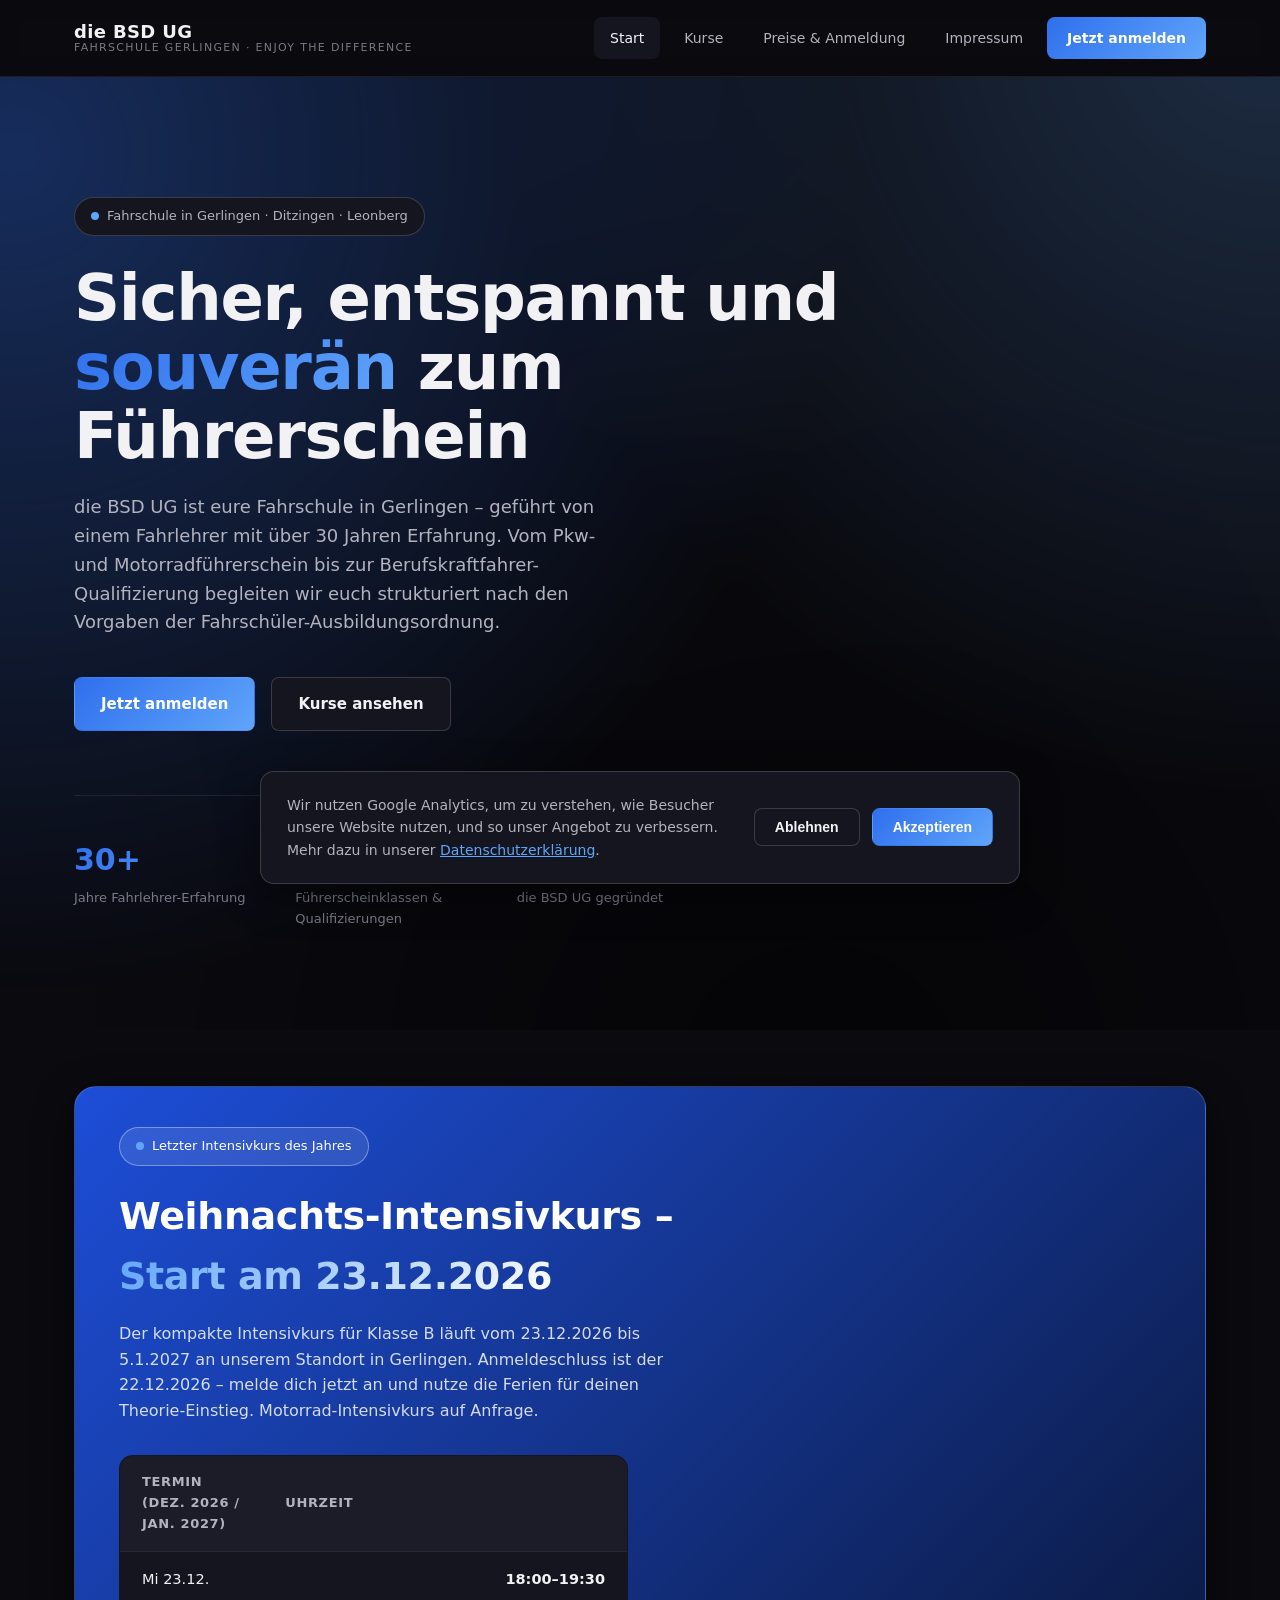
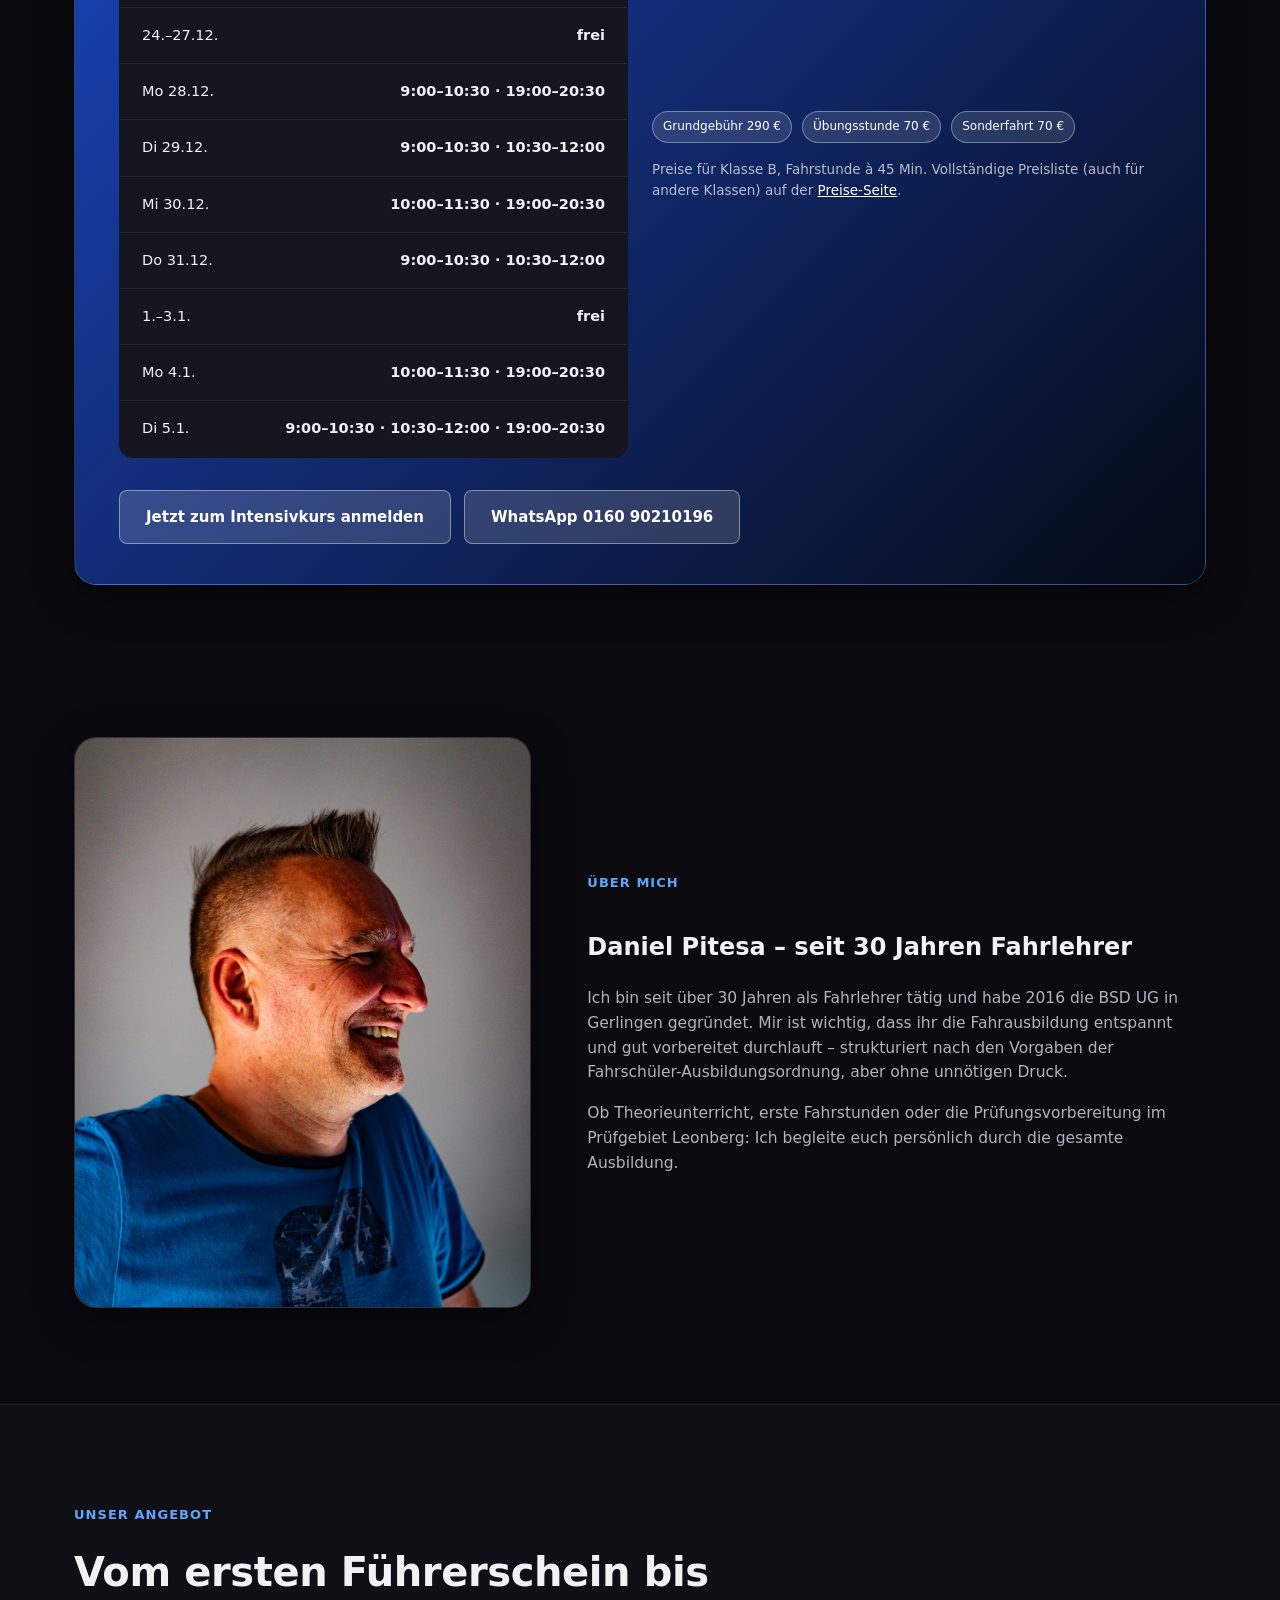
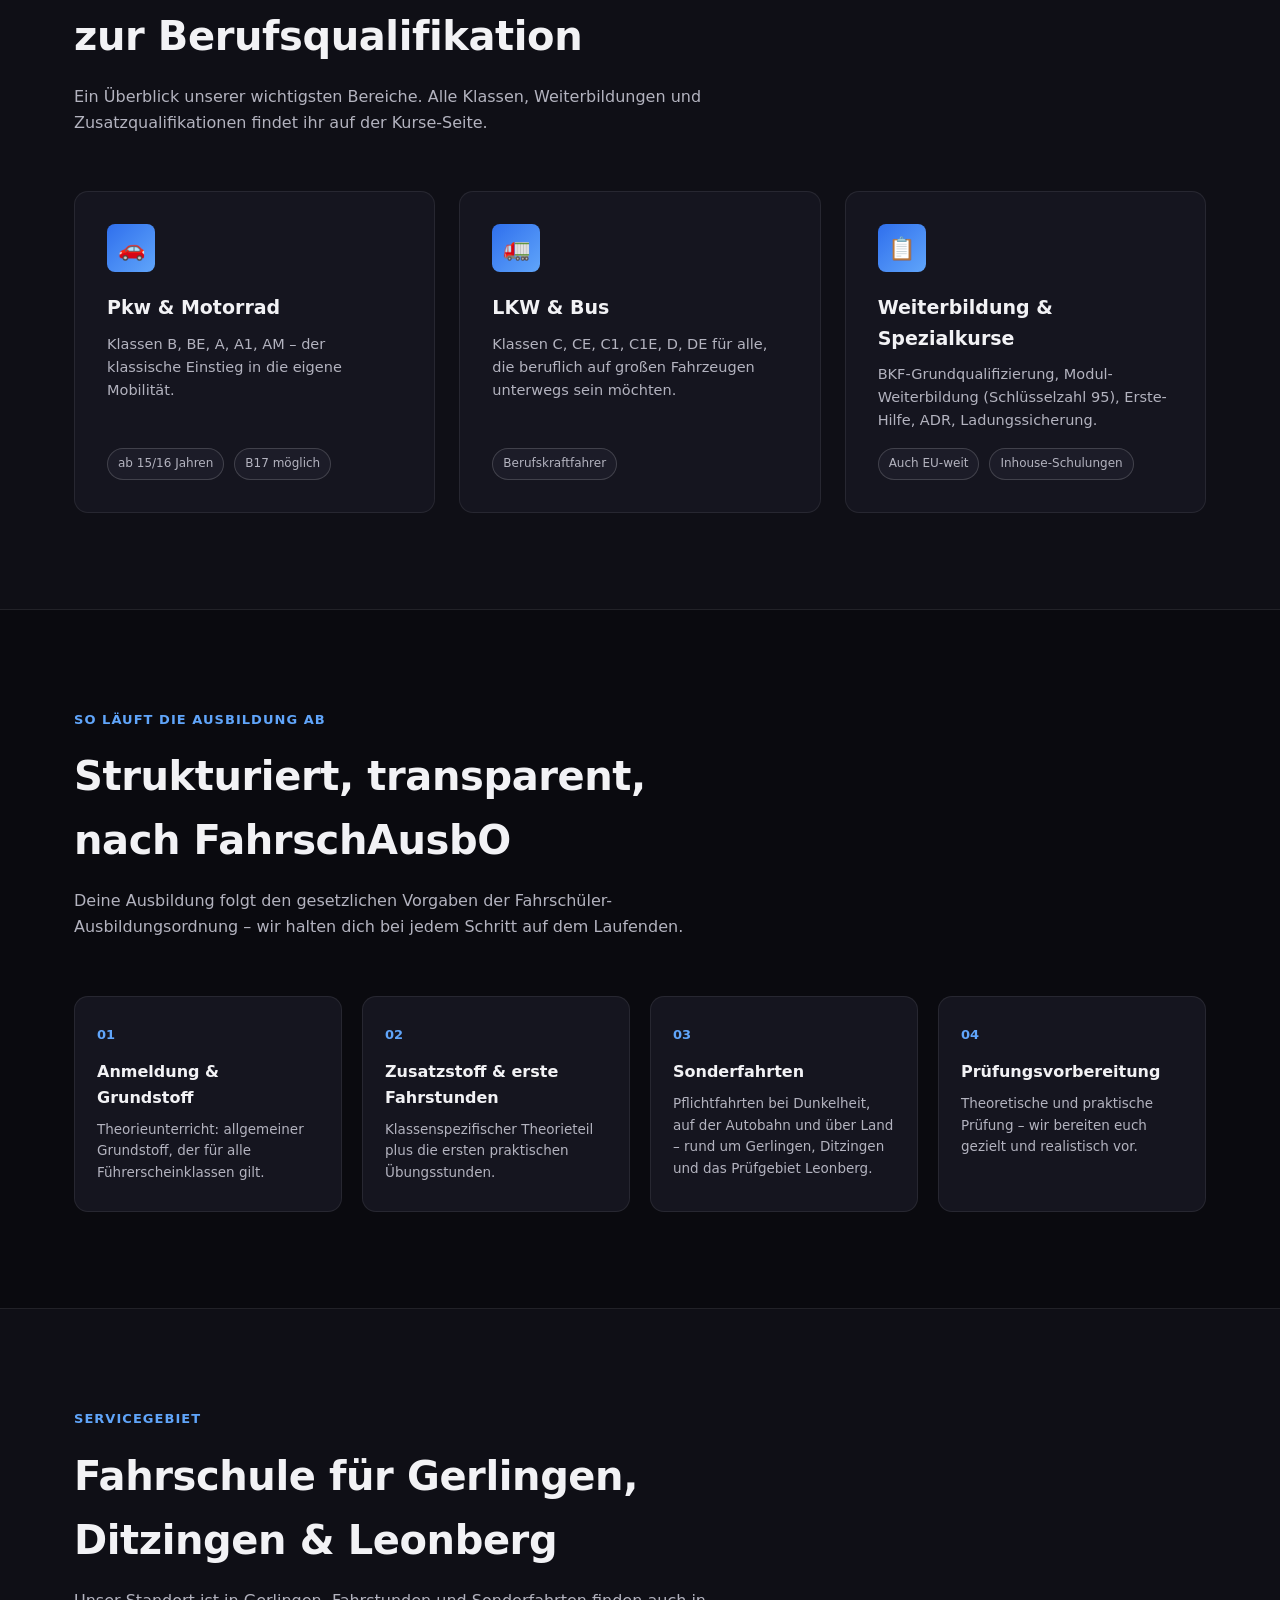
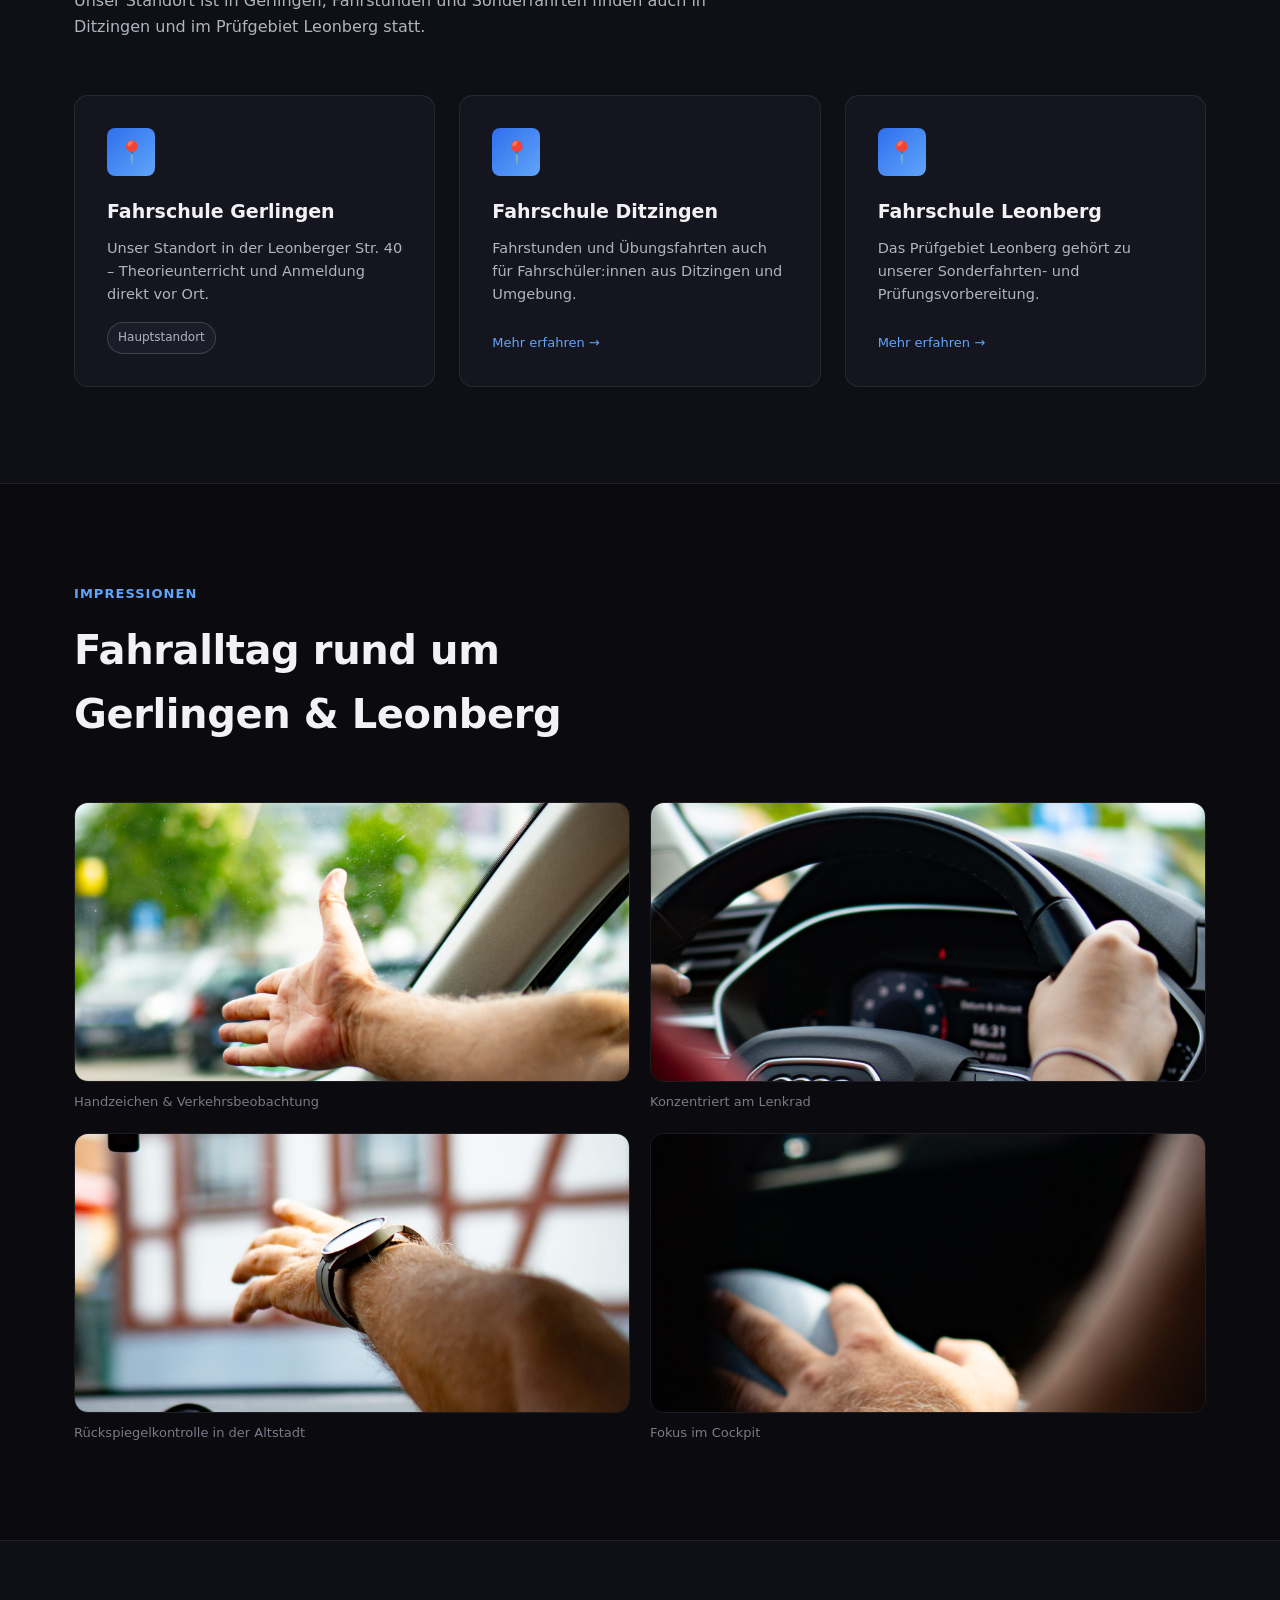
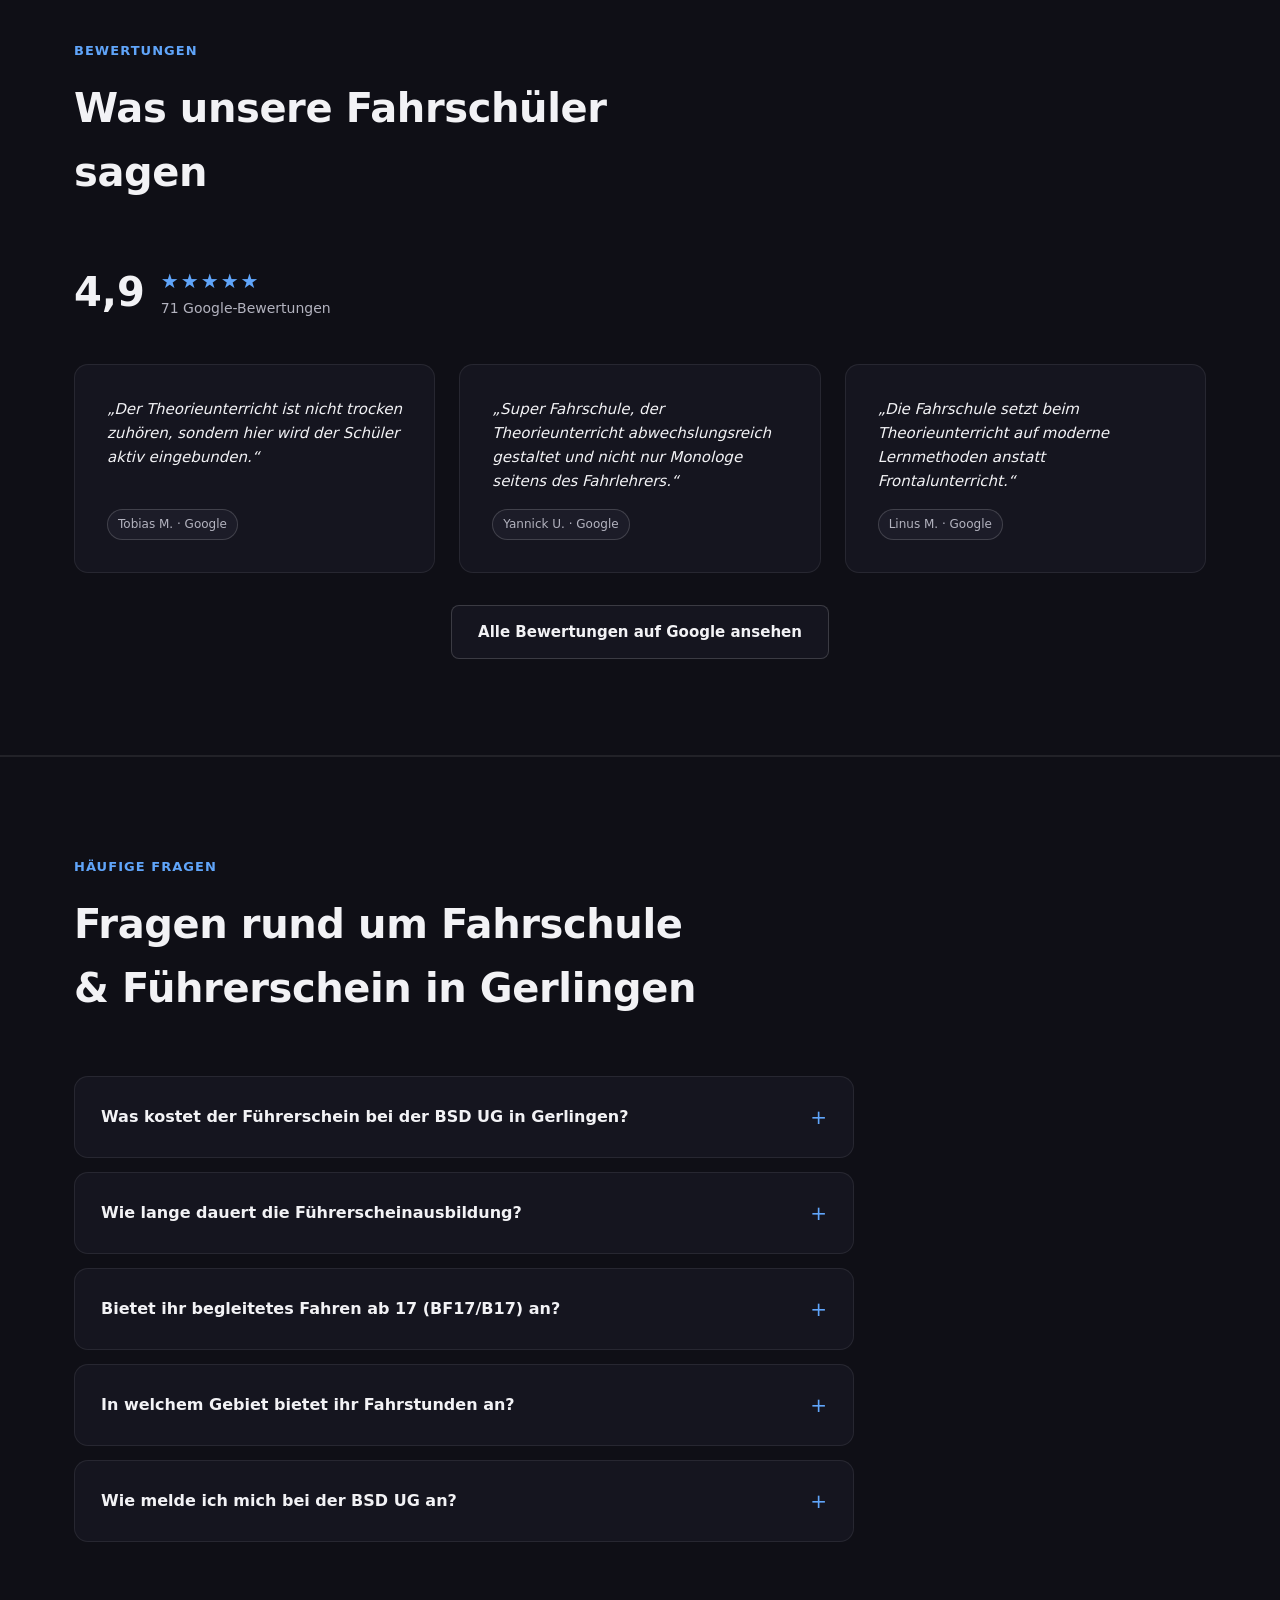
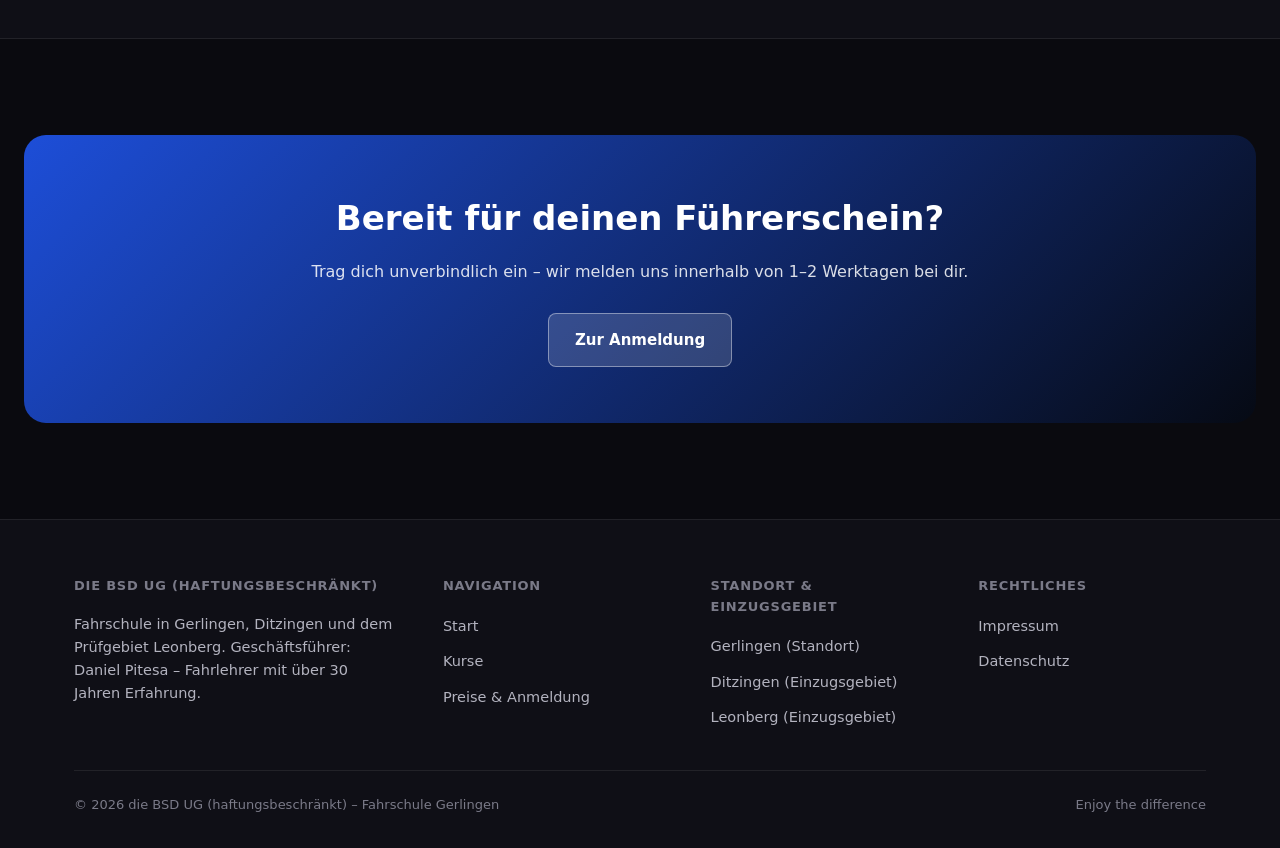
<file: index.html>
<!DOCTYPE html>
<html lang="de">
<head>
<meta charset="UTF-8">
<meta name="viewport" content="width=device-width, initial-scale=1.0">
<title>die BSD UG | Fahrschule Gerlingen · Ditzingen · Leonberg – Enjoy the difference</title>
<link rel="icon" type="image/png" href="/assets/img/favicon-32.png">
<link rel="apple-touch-icon" href="/assets/img/favicon-512.png">
<meta name="description" content="Die BSD UG in Gerlingen, Ditzingen und Leonberg: Führerschein Klasse B, BE, A, A1, AM, LKW/Bus (C, CE, C1, C1E, D, DE), Berufskraftfahrer-Qualifizierung, Erste-Hilfe- und ADR-Kurse.">
<link rel="canonical" href="https://die-bsd.com/">
<meta property="og:type" content="website">
<meta property="og:site_name" content="die BSD UG">
<meta property="og:locale" content="de_DE">
<meta property="og:title" content="die BSD UG | Fahrschule Gerlingen · Ditzingen · Leonberg – Enjoy the difference">
<meta property="og:description" content="Die BSD UG in Gerlingen, Ditzingen und Leonberg: Führerschein Klasse B, BE, A, A1, AM, LKW/Bus (C, CE, C1, C1E, D, DE), Berufskraftfahrer-Qualifizierung, Erste-Hilfe- und ADR-Kurse.">
<meta property="og:url" content="https://die-bsd.com/">
<meta property="og:image" content="https://die-bsd.com/assets/img/ueber-mich-daniel.jpg">
<meta name="twitter:card" content="summary_large_image">
<meta name="twitter:title" content="die BSD UG | Fahrschule Gerlingen · Ditzingen · Leonberg">
<meta name="twitter:description" content="Führerschein Klasse B, BE, A, A1, AM sowie LKW/Bus und Berufskraftfahrer-Qualifizierung – deine Fahrschule in Gerlingen, Ditzingen und Leonberg.">
<meta name="twitter:image" content="https://die-bsd.com/assets/img/ueber-mich-daniel.jpg">
<link rel="stylesheet" href="assets/css/style.css?v=2">
<script type="application/ld+json">
{
  "@context": "https://schema.org",
  "@type": "DrivingSchool",
  "@id": "https://die-bsd.com/#business",
  "name": "die BSD UG",
  "alternateName": "die BSD UG (haftungsbeschränkt) – Fahrschule Gerlingen",
  "image": "https://die-bsd.com/assets/img/ueber-mich-daniel.jpg",
  "url": "https://die-bsd.com/",
  "telephone": "+4916090210196",
  "email": "info@die-bsd.com",
  "priceRange": "€€",
  "address": {
    "@type": "PostalAddress",
    "streetAddress": "Leonberger Str. 40",
    "addressLocality": "Gerlingen",
    "postalCode": "70839",
    "addressRegion": "Baden-Württemberg",
    "addressCountry": "DE"
  },
  "geo": {
    "@type": "GeoCoordinates",
    "latitude": 48.8018079,
    "longitude": 9.054854
  },
  "areaServed": [
    { "@type": "City", "name": "Gerlingen" },
    { "@type": "City", "name": "Ditzingen" },
    { "@type": "City", "name": "Leonberg" }
  ],
  "founder": { "@type": "Person", "name": "Daniel Pitesa" },
  "foundingDate": "2016",
  "openingHoursSpecification": [
    {
      "@type": "OpeningHoursSpecification",
      "dayOfWeek": ["Monday", "Wednesday"],
      "opens": "18:30",
      "closes": "20:30"
    }
  ],
  "sameAs": [
    "https://www.google.com/maps/place/Die+BSD+UG+haftungsbeschr%C3%A4nkt/@48.8018079,9.054854,17z/data=!3m1!4b1!4m6!3m5!1s0x4799d90cccc04907:0xf55c17fdf78e4a79!8m2!3d48.8018079!4d9.054854!16s%2Fg%2F1232pjts1"
  ]
}
</script>
</head>
<body>

<header class="site-header">
  <div class="container">
    <a href="index.html" class="logo">die BSD UG <span>Fahrschule Gerlingen · Enjoy the difference</span></a>
    <nav class="nav-links">
      <a href="index.html" class="active">Start</a>
      <a href="kurse.html">Kurse</a>
      <a href="preise-anmeldung.html">Preise &amp; Anmeldung</a>
      <a href="impressum.html">Impressum</a>
      <a href="preise-anmeldung.html#anmeldung" class="nav-cta">Jetzt anmelden</a>
    </nav>
    <button class="nav-toggle" aria-label="Menü öffnen">☰</button>
  </div>
</header>

<main>

  <section class="hero">
    <div class="container">
      <div class="hero-badge"><span class="dot"></span> Fahrschule in Gerlingen · Ditzingen · Leonberg</div>
      <h1>Sicher, entspannt und <span class="highlight">souverän</span> zum Führerschein</h1>
      <p class="lead">
        die BSD UG ist eure Fahrschule in Gerlingen – geführt von einem Fahrlehrer mit über
        30 Jahren Erfahrung. Vom Pkw- und Motorradführerschein bis zur Berufskraftfahrer-Qualifizierung
        begleiten wir euch strukturiert nach den Vorgaben der Fahrschüler-Ausbildungsordnung.
      </p>
      <div class="hero-actions">
        <a href="preise-anmeldung.html#anmeldung" class="btn btn-primary">Jetzt anmelden</a>
        <a href="kurse.html" class="btn btn-secondary">Kurse ansehen</a>
      </div>
      <div class="hero-stats">
        <div>
          <div class="stat-value">30+</div>
          <div class="stat-label">Jahre Fahrlehrer-Erfahrung</div>
        </div>
        <div>
          <div class="stat-value">10+</div>
          <div class="stat-label">Führerscheinklassen &amp; Qualifizierungen</div>
        </div>
        <div>
          <div class="stat-value">2016</div>
          <div class="stat-label">die BSD UG gegründet</div>
        </div>
      </div>
    </div>
  </section>

  <section style="padding: 56px 0;">
    <div class="container">
      <div style="background: var(--gradient-2); border-radius: var(--radius-lg); padding: 40px 44px; border: 1px solid var(--border-strong); box-shadow: var(--shadow-md);">
        <div class="hero-badge" style="background: rgba(255,255,255,0.1); border-color: rgba(255,255,255,0.35); color: #fff; margin-bottom: 20px;">
          <span class="dot"></span> Letzter Intensivkurs des Jahres
        </div>
        <h2 style="color: #fff; font-size: clamp(26px, 3.4vw, 38px); margin: 0 0 14px; max-width: 640px; letter-spacing: -0.01em;">
          Weihnachts-Intensivkurs – <span style="background: linear-gradient(135deg, #60a5fa 0%, #ffffff 100%); -webkit-background-clip: text; background-clip: text; color: transparent;">Start am 23.12.2026</span>
        </h2>
        <p style="color: rgba(255,255,255,0.82); font-size: 16px; max-width: 580px; margin: 0 0 32px;">
          Der kompakte Intensivkurs für Klasse B läuft vom 23.12.2026 bis 5.1.2027 an unserem Standort in Gerlingen.
          Anmeldeschluss ist der 22.12.2026 – melde dich jetzt an und nutze die Ferien für deinen Theorie-Einstieg. Motorrad-Intensivkurs auf Anfrage.
        </p>

        <div class="grid grid-2" style="margin-bottom: 32px;">
          <table class="price-table">
            <thead><tr><th>Termin (Dez. 2026 / Jan. 2027)</th><th>Uhrzeit</th></tr></thead>
            <tbody>
              <tr><td>Mi 23.12.</td><td class="price">18:00–19:30</td></tr>
              <tr><td>24.–27.12.</td><td class="price">frei</td></tr>
              <tr><td>Mo 28.12.</td><td class="price">9:00–10:30 · 19:00–20:30</td></tr>
              <tr><td>Di 29.12.</td><td class="price">9:00–10:30 · 10:30–12:00</td></tr>
              <tr><td>Mi 30.12.</td><td class="price">10:00–11:30 · 19:00–20:30</td></tr>
              <tr><td>Do 31.12.</td><td class="price">9:00–10:30 · 10:30–12:00</td></tr>
              <tr><td>1.–3.1.</td><td class="price">frei</td></tr>
              <tr><td>Mo 4.1.</td><td class="price">10:00–11:30 · 19:00–20:30</td></tr>
              <tr><td>Di 5.1.</td><td class="price">9:00–10:30 · 10:30–12:00 · 19:00–20:30</td></tr>
            </tbody>
          </table>
          <div style="display: flex; flex-direction: column; gap: 16px; justify-content: center;">
            <div style="display: flex; gap: 10px; flex-wrap: wrap;">
              <span class="badge" style="background: rgba(255,255,255,0.12); border-color: rgba(255,255,255,0.35); color: #fff;">Grundgebühr 290 €</span>
              <span class="badge" style="background: rgba(255,255,255,0.12); border-color: rgba(255,255,255,0.35); color: #fff;">Übungsstunde 70 €</span>
              <span class="badge" style="background: rgba(255,255,255,0.12); border-color: rgba(255,255,255,0.35); color: #fff;">Sonderfahrt 70 €</span>
            </div>
            <p style="color: rgba(255,255,255,0.7); font-size: 13.5px; margin: 0;">
              Preise für Klasse B, Fahrstunde à 45 Min. Vollständige Preisliste (auch für andere Klassen)
              auf der <a href="preise-anmeldung.html" style="color: #fff; text-decoration: underline;">Preise-Seite</a>.
            </p>
          </div>
        </div>

        <a href="preise-anmeldung.html#anmeldung" class="btn btn-secondary" style="background: rgba(255,255,255,0.15); border-color: rgba(255,255,255,0.4); color: #fff;">
          Jetzt zum Intensivkurs anmelden
        </a>
        <a href="https://wa.me/4916090210196" class="btn btn-secondary" style="background: rgba(255,255,255,0.15); border-color: rgba(255,255,255,0.4); color: #fff; margin-left: 8px;">
          WhatsApp 0160 90210196
        </a>
      </div>
    </div>
  </section>

  <section>
    <div class="container">
      <div class="about-grid">
        <div class="about-photo">
          <img src="assets/img/ueber-mich-daniel.jpg" alt="Daniel Pitesa, Fahrlehrer und Geschäftsführer der BSD UG" loading="lazy">
        </div>
        <div class="about-text">
          <span class="eyebrow">Über mich</span>
          <h2>Daniel Pitesa – seit 30 Jahren Fahrlehrer</h2>
          <p>
            Ich bin seit über 30 Jahren als Fahrlehrer tätig und habe 2016 die BSD UG in Gerlingen
            gegründet. Mir ist wichtig, dass ihr die Fahrausbildung entspannt und gut vorbereitet
            durchlauft – strukturiert nach den Vorgaben der Fahrschüler-Ausbildungsordnung, aber
            ohne unnötigen Druck.
          </p>
          <p>
            Ob Theorieunterricht, erste Fahrstunden oder die Prüfungsvorbereitung im Prüfgebiet
            Leonberg: Ich begleite euch persönlich durch die gesamte Ausbildung.
          </p>
        </div>
      </div>
    </div>
  </section>

  <section class="section-alt">
    <div class="container">
      <div class="section-head">
        <span class="eyebrow">Unser Angebot</span>
        <h2>Vom ersten Führerschein bis zur Berufsqualifikation</h2>
        <p>Ein Überblick unserer wichtigsten Bereiche. Alle Klassen, Weiterbildungen und Zusatzqualifikationen findet ihr auf der Kurse-Seite.</p>
      </div>
      <div class="grid grid-3">
        <div class="card">
          <div class="card-icon">🚗</div>
          <h3>Pkw &amp; Motorrad</h3>
          <p>Klassen B, BE, A, A1, AM – der klassische Einstieg in die eigene Mobilität.</p>
          <div class="card-meta"><span class="badge">ab 15/16 Jahren</span><span class="badge">B17 möglich</span></div>
        </div>
        <div class="card">
          <div class="card-icon">🚛</div>
          <h3>LKW &amp; Bus</h3>
          <p>Klassen C, CE, C1, C1E, D, DE für alle, die beruflich auf großen Fahrzeugen unterwegs sein möchten.</p>
          <div class="card-meta"><span class="badge">Berufskraftfahrer</span></div>
        </div>
        <div class="card">
          <div class="card-icon">📋</div>
          <h3>Weiterbildung &amp; Spezialkurse</h3>
          <p>BKF-Grundqualifizierung, Modul-Weiterbildung (Schlüsselzahl 95), Erste-Hilfe, ADR, Ladungssicherung.</p>
          <div class="card-meta"><span class="badge">Auch EU-weit</span><span class="badge">Inhouse-Schulungen</span></div>
        </div>
      </div>
    </div>
  </section>

  <section>
    <div class="container">
      <div class="section-head">
        <span class="eyebrow">So läuft die Ausbildung ab</span>
        <h2>Strukturiert, transparent, nach FahrschAusbO</h2>
        <p>Deine Ausbildung folgt den gesetzlichen Vorgaben der Fahrschüler-Ausbildungsordnung – wir halten dich bei jedem Schritt auf dem Laufenden.</p>
      </div>
      <div class="timeline">
        <div class="timeline-step">
          <h4>Anmeldung &amp; Grundstoff</h4>
          <p>Theorieunterricht: allgemeiner Grundstoff, der für alle Führerscheinklassen gilt.</p>
        </div>
        <div class="timeline-step">
          <h4>Zusatzstoff &amp; erste Fahrstunden</h4>
          <p>Klassenspezifischer Theorieteil plus die ersten praktischen Übungsstunden.</p>
        </div>
        <div class="timeline-step">
          <h4>Sonderfahrten</h4>
          <p>Pflichtfahrten bei Dunkelheit, auf der Autobahn und über Land – rund um Gerlingen, Ditzingen und das Prüfgebiet Leonberg.</p>
        </div>
        <div class="timeline-step">
          <h4>Prüfungsvorbereitung</h4>
          <p>Theoretische und praktische Prüfung – wir bereiten euch gezielt und realistisch vor.</p>
        </div>
      </div>
    </div>
  </section>

  <section class="section-alt">
    <div class="container">
      <div class="section-head">
        <span class="eyebrow">Servicegebiet</span>
        <h2>Fahrschule für Gerlingen, Ditzingen &amp; Leonberg</h2>
        <p>Unser Standort ist in Gerlingen, Fahrstunden und Sonderfahrten finden auch in Ditzingen und im Prüfgebiet Leonberg statt.</p>
      </div>
      <div class="grid grid-3">
        <div class="card">
          <div class="card-icon">📍</div>
          <h3>Fahrschule Gerlingen</h3>
          <p>Unser Standort in der Leonberger Str. 40 – Theorieunterricht und Anmeldung direkt vor Ort.</p>
          <div class="card-meta"><span class="badge">Hauptstandort</span></div>
        </div>
        <div class="card">
          <div class="card-icon">📍</div>
          <h3>Fahrschule Ditzingen</h3>
          <p>Fahrstunden und Übungsfahrten auch für Fahrschüler:innen aus Ditzingen und Umgebung.</p>
          <div class="card-meta"><a href="fahrschule-ditzingen.html" style="color: var(--accent-2); font-size: 13px;">Mehr erfahren →</a></div>
        </div>
        <div class="card">
          <div class="card-icon">📍</div>
          <h3>Fahrschule Leonberg</h3>
          <p>Das Prüfgebiet Leonberg gehört zu unserer Sonderfahrten- und Prüfungsvorbereitung.</p>
          <div class="card-meta"><a href="fahrschule-leonberg.html" style="color: var(--accent-2); font-size: 13px;">Mehr erfahren →</a></div>
        </div>
      </div>
    </div>
  </section>

  <section>
    <div class="container">
      <div class="section-head">
        <span class="eyebrow">Impressionen</span>
        <h2>Fahralltag rund um Gerlingen &amp; Leonberg</h2>
      </div>
      <div class="gallery-grid">
        <figure>
          <img src="assets/img/fahralltag-handzeichen.jpg" alt="Handzeichen beim Abbiegen im Straßenverkehr" loading="lazy">
          <figcaption>Handzeichen &amp; Verkehrsbeobachtung</figcaption>
        </figure>
        <figure>
          <img src="assets/img/fahralltag-lenkrad.jpg" alt="Hand am Lenkrad während einer Fahrstunde" loading="lazy">
          <figcaption>Konzentriert am Lenkrad</figcaption>
        </figure>
        <figure>
          <img src="assets/img/fahralltag-rueckspiegel.jpg" alt="Blick über den Rückspiegel in einer Gerlinger Altstadtgasse" loading="lazy">
          <figcaption>Rückspiegelkontrolle in der Altstadt</figcaption>
        </figure>
        <figure>
          <img src="assets/img/fahralltag-konsole.jpg" alt="Blick ins Cockpit während der Fahrstunde" loading="lazy">
          <figcaption>Fokus im Cockpit</figcaption>
        </figure>
      </div>
    </div>
  </section>

  <section class="section-alt">
    <div class="container">
      <div class="section-head">
        <span class="eyebrow">Bewertungen</span>
        <h2>Was unsere Fahrschüler sagen</h2>
      </div>

      <div style="display: flex; align-items: center; gap: 16px; margin-bottom: 40px; flex-wrap: wrap;">
        <span style="font-size: 40px; font-weight: 700;">4,9</span>
        <div>
          <div style="color: var(--accent-2); font-size: 20px; letter-spacing: 2px;">★★★★★</div>
          <div style="color: var(--text-secondary); font-size: 14px;">71 Google-Bewertungen</div>
        </div>
      </div>

      <div class="grid grid-3">
        <div class="card">
          <p style="color: var(--text); font-size: 15px; font-style: italic;">
            „Der Theorieunterricht ist nicht trocken zuhören, sondern hier wird der Schüler aktiv eingebunden.“
          </p>
          <div class="card-meta"><span class="badge">Tobias M. · Google</span></div>
        </div>
        <div class="card">
          <p style="color: var(--text); font-size: 15px; font-style: italic;">
            „Super Fahrschule, der Theorieunterricht abwechslungsreich gestaltet und nicht nur Monologe seitens des Fahrlehrers.“
          </p>
          <div class="card-meta"><span class="badge">Yannick U. · Google</span></div>
        </div>
        <div class="card">
          <p style="color: var(--text); font-size: 15px; font-style: italic;">
            „Die Fahrschule setzt beim Theorieunterricht auf moderne Lernmethoden anstatt Frontalunterricht.“
          </p>
          <div class="card-meta"><span class="badge">Linus M. · Google</span></div>
        </div>
      </div>

      <div style="text-align: center; margin-top: 32px;">
        <a href="https://www.google.com/maps/place/Die+BSD+UG+haftungsbeschr%C3%A4nkt/@48.8018079,9.054854,17z/data=!3m1!4b1!4m6!3m5!1s0x4799d90cccc04907:0xf55c17fdf78e4a79!8m2!3d48.8018079!4d9.054854!16s%2Fg%2F1232pjts1" target="_blank" rel="noopener" class="btn btn-secondary">
          Alle Bewertungen auf Google ansehen
        </a>
      </div>
    </div>
  </section>

  <section class="section-alt">
    <div class="container">
      <div class="section-head">
        <span class="eyebrow">Häufige Fragen</span>
        <h2>Fragen rund um Fahrschule &amp; Führerschein in Gerlingen</h2>
      </div>
      <div class="faq-list">
        <details class="faq-item">
          <summary>Was kostet der Führerschein bei der BSD UG in Gerlingen?</summary>
          <p>Die Kosten hängen von der gewählten Führerscheinklasse und der Anzahl benötigter Übungsstunden ab. Unsere aktuelle Preisliste für Klasse B, A, B196 und BE findest du auf der <a href="preise-anmeldung.html" style="color: var(--accent-2);">Preise-Seite</a>.</p>
        </details>
        <details class="faq-item">
          <summary>Wie lange dauert die Führerscheinausbildung?</summary>
          <p>Das hängt vom individuellen Lernfortschritt ab. Nach Grund- und Zusatzstoff im Theorieunterricht sowie den vorgeschriebenen Sonderfahrten (Autobahn, Überland, Nacht) meldest du dich zur theoretischen und praktischen Prüfung an – bei regelmäßigem Unterricht sind einige Monate realistisch.</p>
        </details>
        <details class="faq-item">
          <summary>Bietet ihr begleitetes Fahren ab 17 (BF17/B17) an?</summary>
          <p>Ja, die Ausbildung für Klasse B ist auch als begleitetes Fahren ab 17 möglich – du kannst so bereits vor dem 18. Geburtstag mit einer Begleitperson Fahrpraxis sammeln.</p>
        </details>
        <details class="faq-item">
          <summary>In welchem Gebiet bietet ihr Fahrstunden an?</summary>
          <p>Unser Standort ist in Gerlingen, Fahrstunden und Sonderfahrten finden auch in Ditzingen und im Prüfgebiet Leonberg statt. Mehr dazu auf unseren Seiten für <a href="fahrschule-ditzingen.html" style="color: var(--accent-2);">Ditzingen</a> und <a href="fahrschule-leonberg.html" style="color: var(--accent-2);">Leonberg</a>.</p>
        </details>
        <details class="faq-item">
          <summary>Wie melde ich mich bei der BSD UG an?</summary>
          <p>Ganz einfach über unser <a href="preise-anmeldung.html#anmeldung" style="color: var(--accent-2);">Anmeldeformular</a>. Wir melden uns danach innerhalb von 1–2 Werktagen bei dir, um alle Details zu besprechen.</p>
        </details>
      </div>
    </div>
  </section>

  <section>
    <div class="cta-band">
      <h2>Bereit für deinen Führerschein?</h2>
      <p>Trag dich unverbindlich ein – wir melden uns innerhalb von 1–2 Werktagen bei dir.</p>
      <a href="preise-anmeldung.html#anmeldung" class="btn btn-secondary">Zur Anmeldung</a>
    </div>
  </section>

</main>

<footer class="site-footer">
  <div class="container">
    <div class="footer-grid">
      <div>
        <h5>die BSD UG (haftungsbeschränkt)</h5>
        <p style="color: var(--text-secondary); font-size: 14.5px; max-width: 320px;">
          Fahrschule in Gerlingen, Ditzingen und dem Prüfgebiet Leonberg.
          Geschäftsführer: Daniel Pitesa – Fahrlehrer mit über 30 Jahren Erfahrung.
        </p>
      </div>
      <div>
        <h5>Navigation</h5>
        <ul>
          <li><a href="index.html">Start</a></li>
          <li><a href="kurse.html">Kurse</a></li>
          <li><a href="preise-anmeldung.html">Preise &amp; Anmeldung</a></li>
        </ul>
      </div>
      <div>
        <h5>Standort &amp; Einzugsgebiet</h5>
        <ul>
          <li><a href="index.html">Gerlingen (Standort)</a></li>
          <li><a href="fahrschule-ditzingen.html">Ditzingen (Einzugsgebiet)</a></li>
          <li><a href="fahrschule-leonberg.html">Leonberg (Einzugsgebiet)</a></li>
        </ul>
      </div>
      <div>
        <h5>Rechtliches</h5>
        <ul>
          <li><a href="impressum.html">Impressum</a></li>
          <li><a href="datenschutz.html">Datenschutz</a></li>
        </ul>
      </div>
    </div>
    <div class="footer-bottom">
      <span>© 2026 die BSD UG (haftungsbeschränkt) – Fahrschule Gerlingen</span>
      <span>Enjoy the difference</span>
    </div>
  </div>
</footer>

<script type="application/ld+json">
{
  "@context": "https://schema.org",
  "@type": "FAQPage",
  "mainEntity": [
    {
      "@type": "Question",
      "name": "Was kostet der Führerschein bei der BSD UG in Gerlingen?",
      "acceptedAnswer": {
        "@type": "Answer",
        "text": "Die Kosten hängen von der gewählten Führerscheinklasse und der Anzahl benötigter Übungsstunden ab. Die aktuelle Preisliste für Klasse B, A, B196 und BE ist auf der Preise-Seite von die-bsd.com einsehbar."
      }
    },
    {
      "@type": "Question",
      "name": "Wie lange dauert die Führerscheinausbildung?",
      "acceptedAnswer": {
        "@type": "Answer",
        "text": "Nach Grund- und Zusatzstoff im Theorieunterricht sowie den vorgeschriebenen Sonderfahrten meldet man sich zur theoretischen und praktischen Prüfung an. Bei regelmäßigem Unterricht sind einige Monate realistisch."
      }
    },
    {
      "@type": "Question",
      "name": "Bietet die BSD UG begleitetes Fahren ab 17 (BF17/B17) an?",
      "acceptedAnswer": {
        "@type": "Answer",
        "text": "Ja, die Ausbildung für Klasse B ist auch als begleitetes Fahren ab 17 möglich."
      }
    },
    {
      "@type": "Question",
      "name": "In welchem Gebiet bietet die BSD UG Fahrstunden an?",
      "acceptedAnswer": {
        "@type": "Answer",
        "text": "Der Standort ist in Gerlingen, Fahrstunden und Sonderfahrten finden auch in Ditzingen und im Prüfgebiet Leonberg statt."
      }
    },
    {
      "@type": "Question",
      "name": "Wie meldet man sich bei der BSD UG an?",
      "acceptedAnswer": {
        "@type": "Answer",
        "text": "Über das Anmeldeformular auf die-bsd.com/preise-anmeldung.html. Die Fahrschule meldet sich danach innerhalb von 1–2 Werktagen zurück."
      }
    }
  ]
}
</script>
<script src="assets/js/consent.js"></script>
<script src="assets/js/main.js"></script>
</body>
</html>
</file>
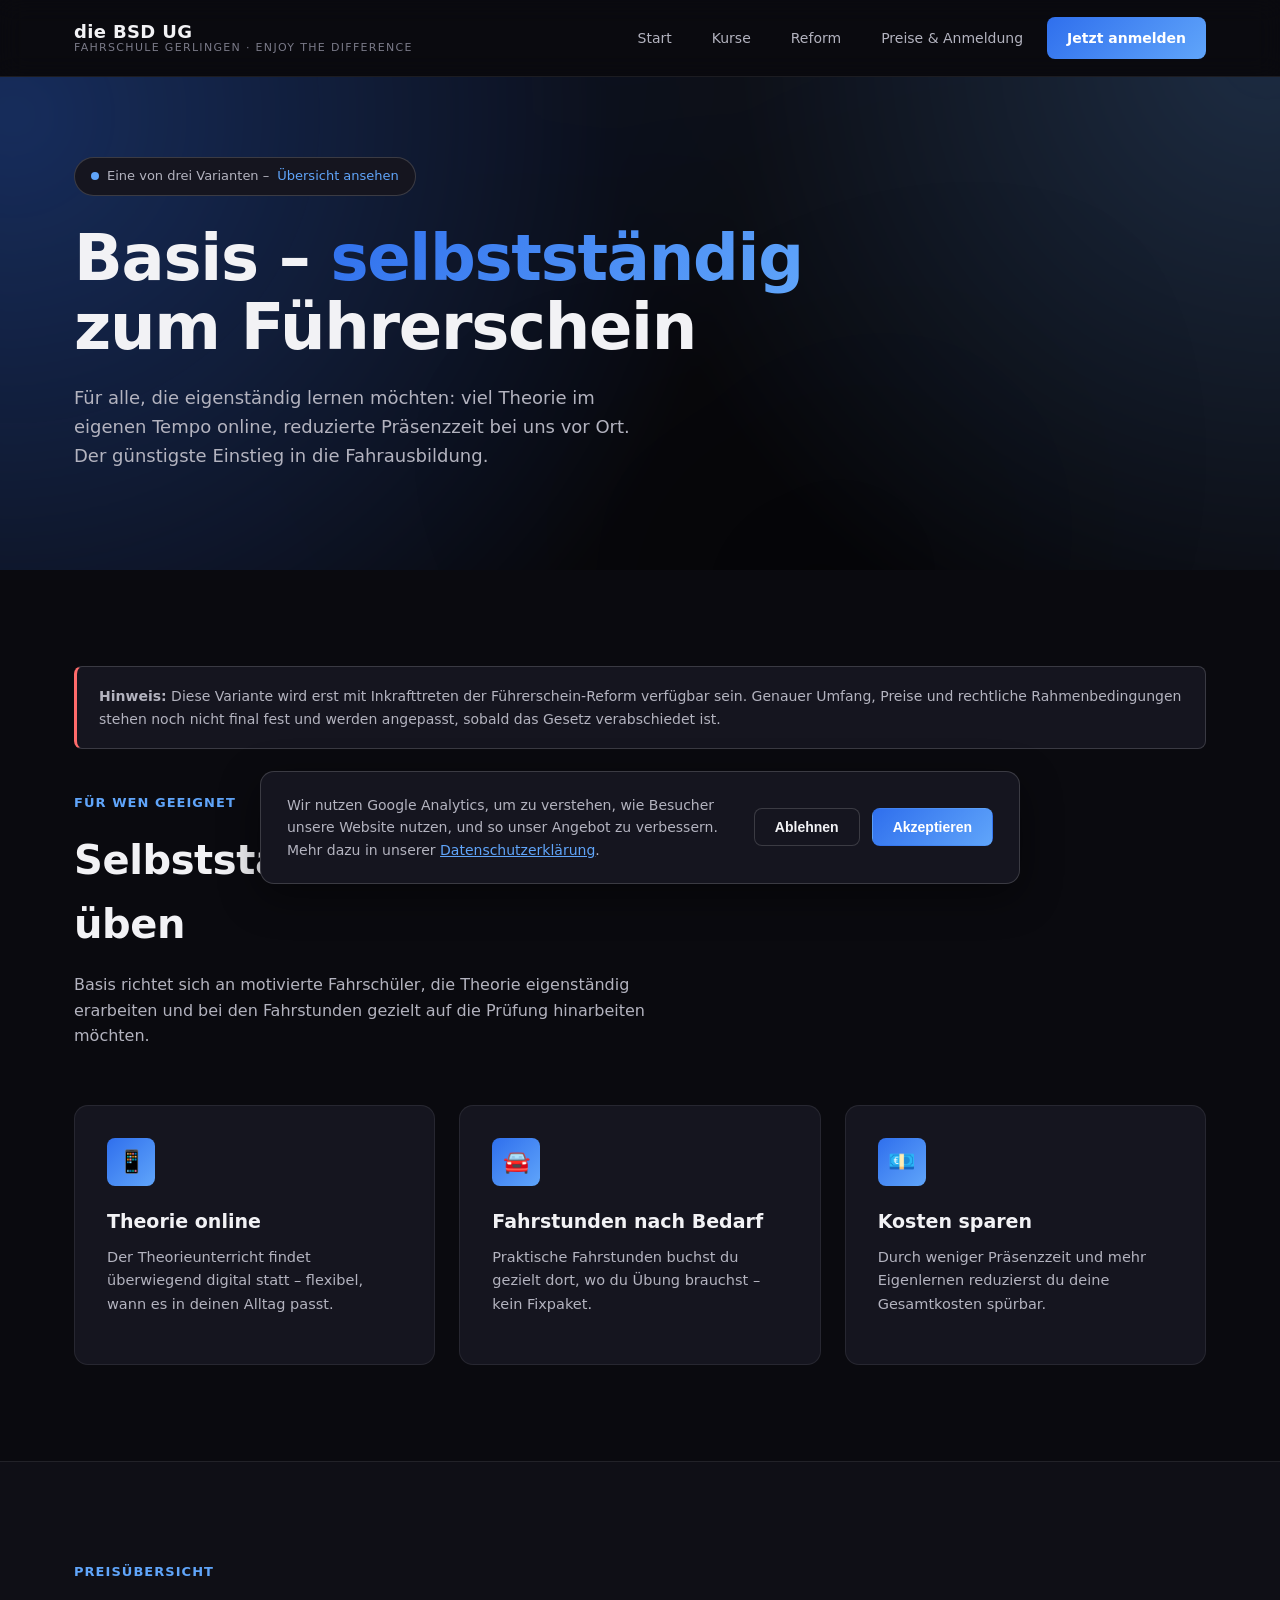
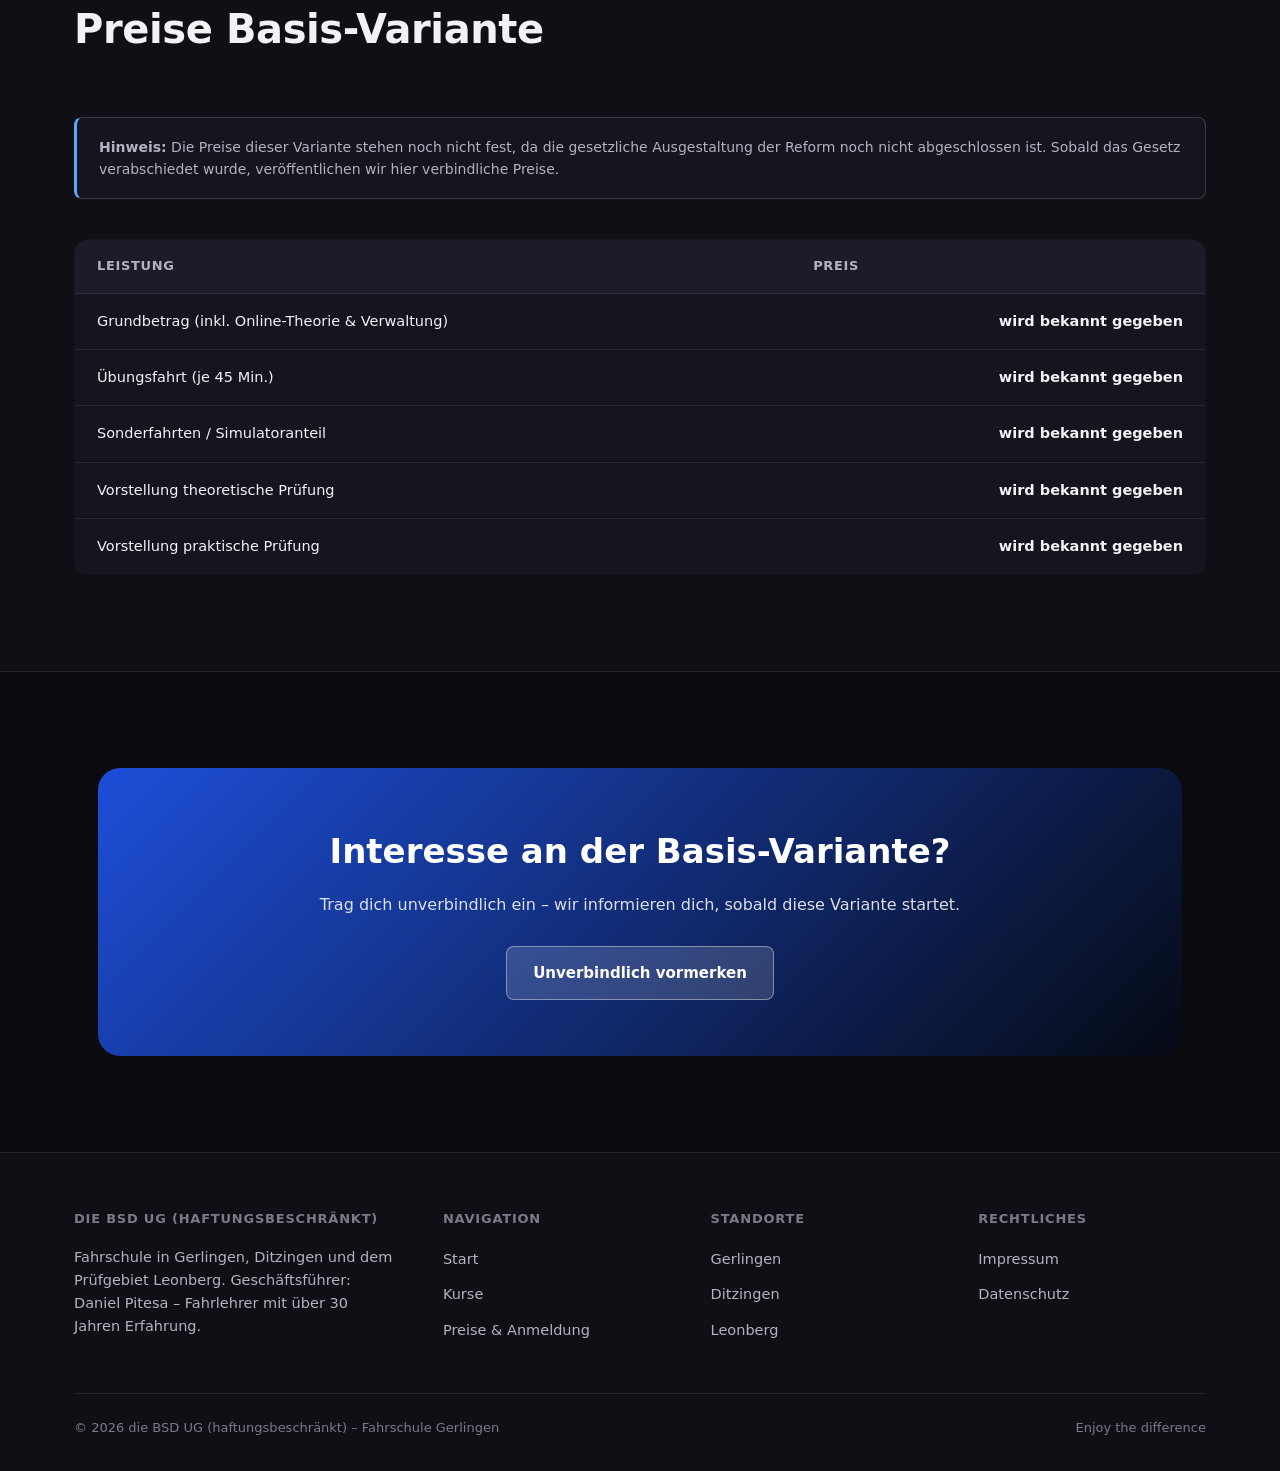
<file: basis.html>
<!DOCTYPE html>
<html lang="de">
<head>
<meta charset="UTF-8">
<meta name="viewport" content="width=device-width, initial-scale=1.0">
<title>Basis – Selbstständige Online-Variante | die BSD UG</title>
<link rel="icon" type="image/png" href="/assets/img/favicon-32.png">
<link rel="apple-touch-icon" href="/assets/img/favicon-512.png">
<meta name="description" content="Die Basis-Variante: selbstständiges Lernen mit viel Online-Theorie und reduzierter Präsenzzeit.">
<meta name="robots" content="noindex, nofollow">
<link rel="stylesheet" href="assets/css/style.css?v=2">
</head>
<body>

<header class="site-header">
<div class="container">
<a href="index.html" class="logo">die BSD UG <span>Fahrschule Gerlingen · Enjoy the difference</span></a>
<nav class="nav-links">
<a href="index.html">Start</a>
<a href="kurse.html">Kurse</a>
<a href="fuehrerschein-reform.html">Reform</a>
<a href="preise-anmeldung.html">Preise &amp; Anmeldung</a>
<a href="preise-anmeldung.html#anmeldung" class="nav-cta">Jetzt anmelden</a>
</nav>
<button class="nav-toggle" aria-label="Menü öffnen">☰</button>
</div>
</header>

<main>

<section class="hero" style="padding: 80px 0 60px;">
<div class="container">
<div class="hero-badge"><span class="dot"></span> Eine von drei Varianten – <a href="fuehrerschein-reform.html" style="color: var(--accent-2);">Übersicht ansehen</a></div>
<h1>Basis – <span class="highlight">selbstständig</span> zum Führerschein</h1>
<p class="lead">
Für alle, die eigenständig lernen möchten: viel Theorie im eigenen Tempo online,
reduzierte Präsenzzeit bei uns vor Ort. Der günstigste Einstieg in die Fahrausbildung.
</p>
</div>
</section>

<section>
<div class="container">
<div class="legal-callout">
<strong>Hinweis:</strong> Diese Variante wird erst mit Inkrafttreten der Führerschein-Reform
verfügbar sein. Genauer Umfang, Preise und rechtliche Rahmenbedingungen
<span class="placeholder">stehen noch nicht final fest</span> und werden angepasst, sobald
das Gesetz verabschiedet ist.
</div>

<div class="section-head">
<span class="eyebrow">Für wen geeignet</span>
<h2>Selbstständig lernen, gezielt üben</h2>
<p>Basis richtet sich an motivierte Fahrschüler, die Theorie eigenständig erarbeiten und
bei den Fahrstunden gezielt auf die Prüfung hinarbeiten möchten.</p>
</div>

<div class="grid grid-3">
<div class="card">
<div class="card-icon">📱</div>
<h3>Theorie online</h3>
<p>Der Theorieunterricht findet überwiegend digital statt – flexibel, wann es in deinen Alltag passt.</p>
</div>
<div class="card">
<div class="card-icon">🚘</div>
<h3>Fahrstunden nach Bedarf</h3>
<p>Praktische Fahrstunden buchst du gezielt dort, wo du Übung brauchst – kein Fixpaket.</p>
</div>
<div class="card">
<div class="card-icon">💶</div>
<h3>Kosten sparen</h3>
<p>Durch weniger Präsenzzeit und mehr Eigenlernen reduzierst du deine Gesamtkosten spürbar.</p>
</div>
</div>
</div>
</section>

<section class="section-alt">
<div class="container">
<div class="section-head">
<span class="eyebrow">Preisübersicht</span>
<h2>Preise Basis-Variante</h2>
</div>

<div class="pricing-note">
<strong>Hinweis:</strong> Die Preise dieser Variante stehen noch nicht fest, da die
gesetzliche Ausgestaltung der Reform noch nicht abgeschlossen ist. Sobald das Gesetz
verabschiedet wurde, veröffentlichen wir hier verbindliche Preise.
</div>

<table class="price-table">
<thead><tr><th>Leistung</th><th>Preis</th></tr></thead>
<tbody>
<tr><td>Grundbetrag (inkl. Online-Theorie &amp; Verwaltung)</td><td class="price"><span class="placeholder">wird bekannt gegeben</span></td></tr>
<tr><td>Übungsfahrt (je 45 Min.)</td><td class="price"><span class="placeholder">wird bekannt gegeben</span></td></tr>
<tr><td>Sonderfahrten / Simulatoranteil</td><td class="price"><span class="placeholder">wird bekannt gegeben</span></td></tr>
<tr><td>Vorstellung theoretische Prüfung</td><td class="price"><span class="placeholder">wird bekannt gegeben</span></td></tr>
<tr><td>Vorstellung praktische Prüfung</td><td class="price"><span class="placeholder">wird bekannt gegeben</span></td></tr>
</tbody>
</table>
</div>
</section>

<section>
<div class="container">
<div class="cta-band">
<h2>Interesse an der Basis-Variante?</h2>
<p>Trag dich unverbindlich ein – wir informieren dich, sobald diese Variante startet.</p>
<a href="preise-anmeldung.html#anmeldung" class="btn btn-secondary">Unverbindlich vormerken</a>
</div>
</div>
</section>

</main>

<footer class="site-footer">
<div class="container">
<div class="footer-grid">
<div>
<h5>die BSD UG (haftungsbeschränkt)</h5>
<p style="color: var(--text-secondary); font-size: 14.5px; max-width: 320px;">
Fahrschule in Gerlingen, Ditzingen und dem Prüfgebiet Leonberg.
Geschäftsführer: Daniel Pitesa – Fahrlehrer mit über 30 Jahren Erfahrung.
</p>
</div>
<div>
<h5>Navigation</h5>
<ul>
<li><a href="index.html">Start</a></li>
<li><a href="kurse.html">Kurse</a></li>
<li><a href="preise-anmeldung.html">Preise &amp; Anmeldung</a></li>
</ul>
</div>
<div>
<h5>Standorte</h5>
<ul>
<li><a href="index.html">Gerlingen</a></li>
<li><a href="fahrschule-ditzingen.html">Ditzingen</a></li>
<li><a href="fahrschule-leonberg.html">Leonberg</a></li>
</ul>
</div>
<div>
<h5>Rechtliches</h5>
<ul>
<li><a href="impressum.html">Impressum</a></li>
<li><a href="datenschutz.html">Datenschutz</a></li>
</ul>
</div>
</div>
<div class="footer-bottom">
<span>© 2026 die BSD UG (haftungsbeschränkt) – Fahrschule Gerlingen</span>
<span>Enjoy the difference</span>
</div>
</div>
</footer>

<script src="assets/js/consent.js"></script>
<script src="assets/js/main.js"></script>
</body>
</html>
</file>
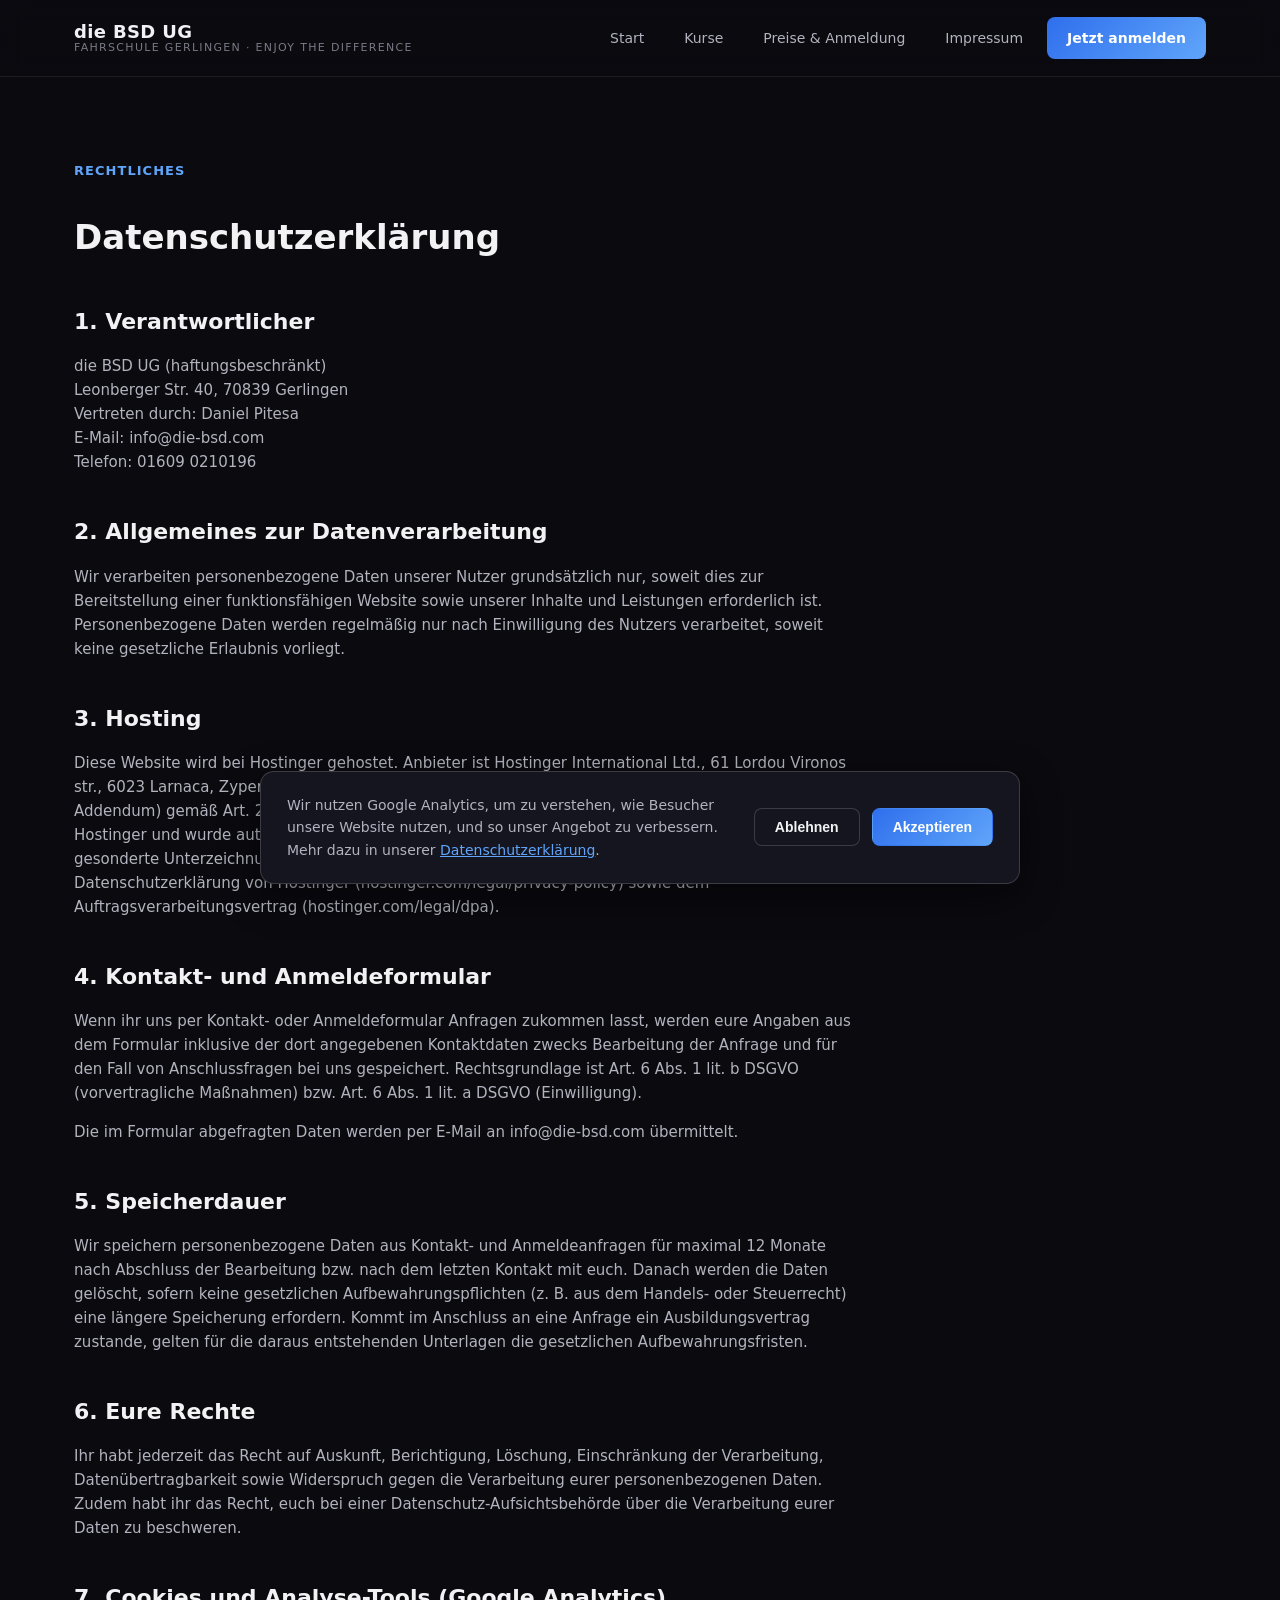
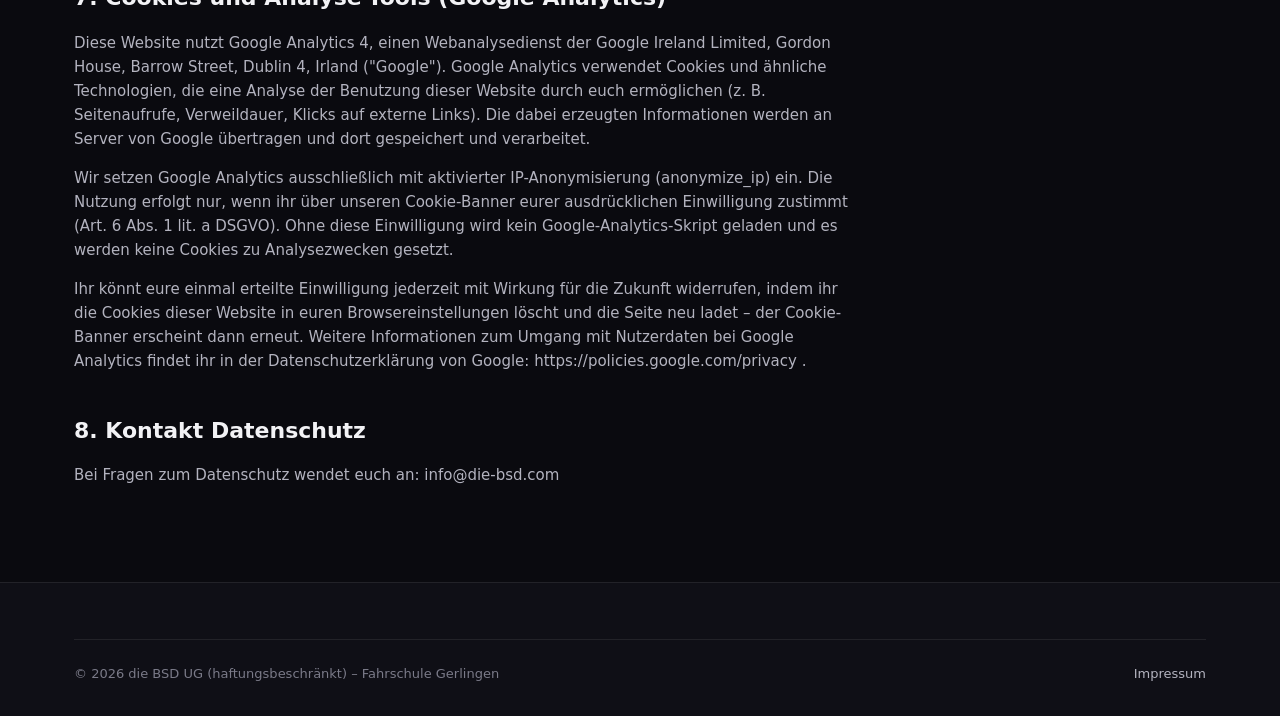
<file: datenschutz.html>
<!DOCTYPE html>
<html lang="de">
<head>
<meta charset="UTF-8">
<meta name="viewport" content="width=device-width, initial-scale=1.0">
<title>Datenschutz | die BSD UG – Fahrschule Gerlingen</title>
<link rel="icon" type="image/png" href="/assets/img/favicon-32.png">
<link rel="apple-touch-icon" href="/assets/img/favicon-512.png">
<meta name="description" content="Datenschutzerklärung der Fahrschule die BSD UG in Gerlingen.">
<meta name="robots" content="noindex, follow">
<link rel="canonical" href="https://die-bsd.com/datenschutz.html">
<meta property="og:type" content="website">
<meta property="og:site_name" content="die BSD UG">
<meta property="og:locale" content="de_DE">
<meta property="og:title" content="Datenschutz | die BSD UG – Fahrschule Gerlingen">
<meta property="og:url" content="https://die-bsd.com/datenschutz.html">
<link rel="stylesheet" href="assets/css/style.css?v=2">
</head>
<body>

<header class="site-header">
  <div class="container">
    <a href="index.html" class="logo">die BSD UG <span>Fahrschule Gerlingen · Enjoy the difference</span></a>
    <nav class="nav-links">
      <a href="index.html">Start</a>
      <a href="kurse.html">Kurse</a>
      <a href="preise-anmeldung.html">Preise &amp; Anmeldung</a>
      <a href="impressum.html">Impressum</a>
      <a href="preise-anmeldung.html#anmeldung" class="nav-cta">Jetzt anmelden</a>
    </nav>
    <button class="nav-toggle" aria-label="Menü öffnen">☰</button>
  </div>
</header>

<main>
  <section style="padding: 80px 0;">
    <div class="container">
      <div class="legal-content">
        <span class="eyebrow">Rechtliches</span>
        <h1 style="margin: 14px 0 28px; font-size: 34px;">Datenschutzerklärung</h1>

        <h2>1. Verantwortlicher</h2>
        <p>
          die BSD UG (haftungsbeschränkt)<br>
          Leonberger Str. 40, 70839 Gerlingen<br>
          Vertreten durch: Daniel Pitesa<br>
          E-Mail: info@die-bsd.com<br>
          Telefon: 01609 0210196
        </p>

        <h2>2. Allgemeines zur Datenverarbeitung</h2>
        <p>
          Wir verarbeiten personenbezogene Daten unserer Nutzer grundsätzlich nur, soweit dies
          zur Bereitstellung einer funktionsfähigen Website sowie unserer Inhalte und Leistungen
          erforderlich ist. Personenbezogene Daten werden regelmäßig nur nach Einwilligung des
          Nutzers verarbeitet, soweit keine gesetzliche Erlaubnis vorliegt.
        </p>

        <h2>3. Hosting</h2>
        <p>
          Diese Website wird bei Hostinger gehostet. Anbieter ist Hostinger International Ltd.,
          61 Lordou Vironos str., 6023 Larnaca, Zypern. Mit Hostinger besteht ein
          Auftragsverarbeitungsvertrag (Data Processing Addendum) gemäß Art. 28 DSGVO. Dieser ist
          fester Bestandteil der Nutzungsbedingungen von Hostinger und wurde automatisch mit
          Abschluss des Hosting-Vertrags wirksam, ohne dass eine gesonderte Unterzeichnung
          erforderlich war. Details zur Datenverarbeitung entnehmt ihr der Datenschutzerklärung
          von Hostinger (<a href="https://www.hostinger.com/legal/privacy-policy" target="_blank" rel="noopener">hostinger.com/legal/privacy-policy</a>)
          sowie dem Auftragsverarbeitungsvertrag (<a href="https://www.hostinger.com/legal/dpa" target="_blank" rel="noopener">hostinger.com/legal/dpa</a>).
        </p>

        <h2>4. Kontakt- und Anmeldeformular</h2>
        <p>
          Wenn ihr uns per Kontakt- oder Anmeldeformular Anfragen zukommen lasst, werden eure
          Angaben aus dem Formular inklusive der dort angegebenen Kontaktdaten zwecks
          Bearbeitung der Anfrage und für den Fall von Anschlussfragen bei uns gespeichert.
          Rechtsgrundlage ist Art. 6 Abs. 1 lit. b DSGVO (vorvertragliche Maßnahmen) bzw.
          Art. 6 Abs. 1 lit. a DSGVO (Einwilligung).
        </p>
        <p>
          Die im Formular abgefragten Daten werden per E-Mail an info@die-bsd.com übermittelt.
        </p>

        <h2>5. Speicherdauer</h2>
        <p>
          Wir speichern personenbezogene Daten aus Kontakt- und Anmeldeanfragen für maximal
          12 Monate nach Abschluss der Bearbeitung bzw. nach dem letzten Kontakt mit euch.
          Danach werden die Daten gelöscht, sofern keine gesetzlichen Aufbewahrungspflichten
          (z. B. aus dem Handels- oder Steuerrecht) eine längere Speicherung erfordern. Kommt
          im Anschluss an eine Anfrage ein Ausbildungsvertrag zustande, gelten für die daraus
          entstehenden Unterlagen die gesetzlichen Aufbewahrungsfristen.
        </p>

        <h2>6. Eure Rechte</h2>
        <p>
          Ihr habt jederzeit das Recht auf Auskunft, Berichtigung, Löschung, Einschränkung der
          Verarbeitung, Datenübertragbarkeit sowie Widerspruch gegen die Verarbeitung eurer
          personenbezogenen Daten. Zudem habt ihr das Recht, euch bei einer Datenschutz-Aufsichtsbehörde
          über die Verarbeitung eurer Daten zu beschweren.
        </p>

        <h2>7. Cookies und Analyse-Tools (Google Analytics)</h2>
        <p>
          Diese Website nutzt Google Analytics 4, einen Webanalysedienst der Google Ireland
          Limited, Gordon House, Barrow Street, Dublin 4, Irland ("Google"). Google Analytics
          verwendet Cookies und ähnliche Technologien, die eine Analyse der Benutzung dieser
          Website durch euch ermöglichen (z. B. Seitenaufrufe, Verweildauer, Klicks auf externe
          Links). Die dabei erzeugten Informationen werden an Server von Google übertragen und
          dort gespeichert und verarbeitet.
        </p>
        <p>
          Wir setzen Google Analytics ausschließlich mit aktivierter IP-Anonymisierung
          (anonymize_ip) ein. Die Nutzung erfolgt nur, wenn ihr über unseren Cookie-Banner
          eurer ausdrücklichen Einwilligung zustimmt (Art. 6 Abs. 1 lit. a DSGVO). Ohne diese
          Einwilligung wird kein Google-Analytics-Skript geladen und es werden keine Cookies
          zu Analysezwecken gesetzt.
        </p>
        <p>
          Ihr könnt eure einmal erteilte Einwilligung jederzeit mit Wirkung für die Zukunft
          widerrufen, indem ihr die Cookies dieser Website in euren Browsereinstellungen löscht
          und die Seite neu ladet – der Cookie-Banner erscheint dann erneut. Weitere
          Informationen zum Umgang mit Nutzerdaten bei Google Analytics findet ihr in der
          Datenschutzerklärung von Google:
          <a href="https://policies.google.com/privacy?hl=de" target="_blank" rel="noopener">
            https://policies.google.com/privacy
          </a>.
        </p>

        <h2>8. Kontakt Datenschutz</h2>
        <p>
          Bei Fragen zum Datenschutz wendet euch an: info@die-bsd.com
        </p>
      </div>
    </div>
  </section>
</main>

<footer class="site-footer">
  <div class="container">
    <div class="footer-bottom">
      <span>© 2026 die BSD UG (haftungsbeschränkt) – Fahrschule Gerlingen</span>
      <span><a href="impressum.html" style="color: var(--text-secondary);">Impressum</a></span>
    </div>
  </div>
</footer>

<script src="assets/js/consent.js"></script>
<script src="assets/js/main.js"></script>
</body>
</html>
</file>
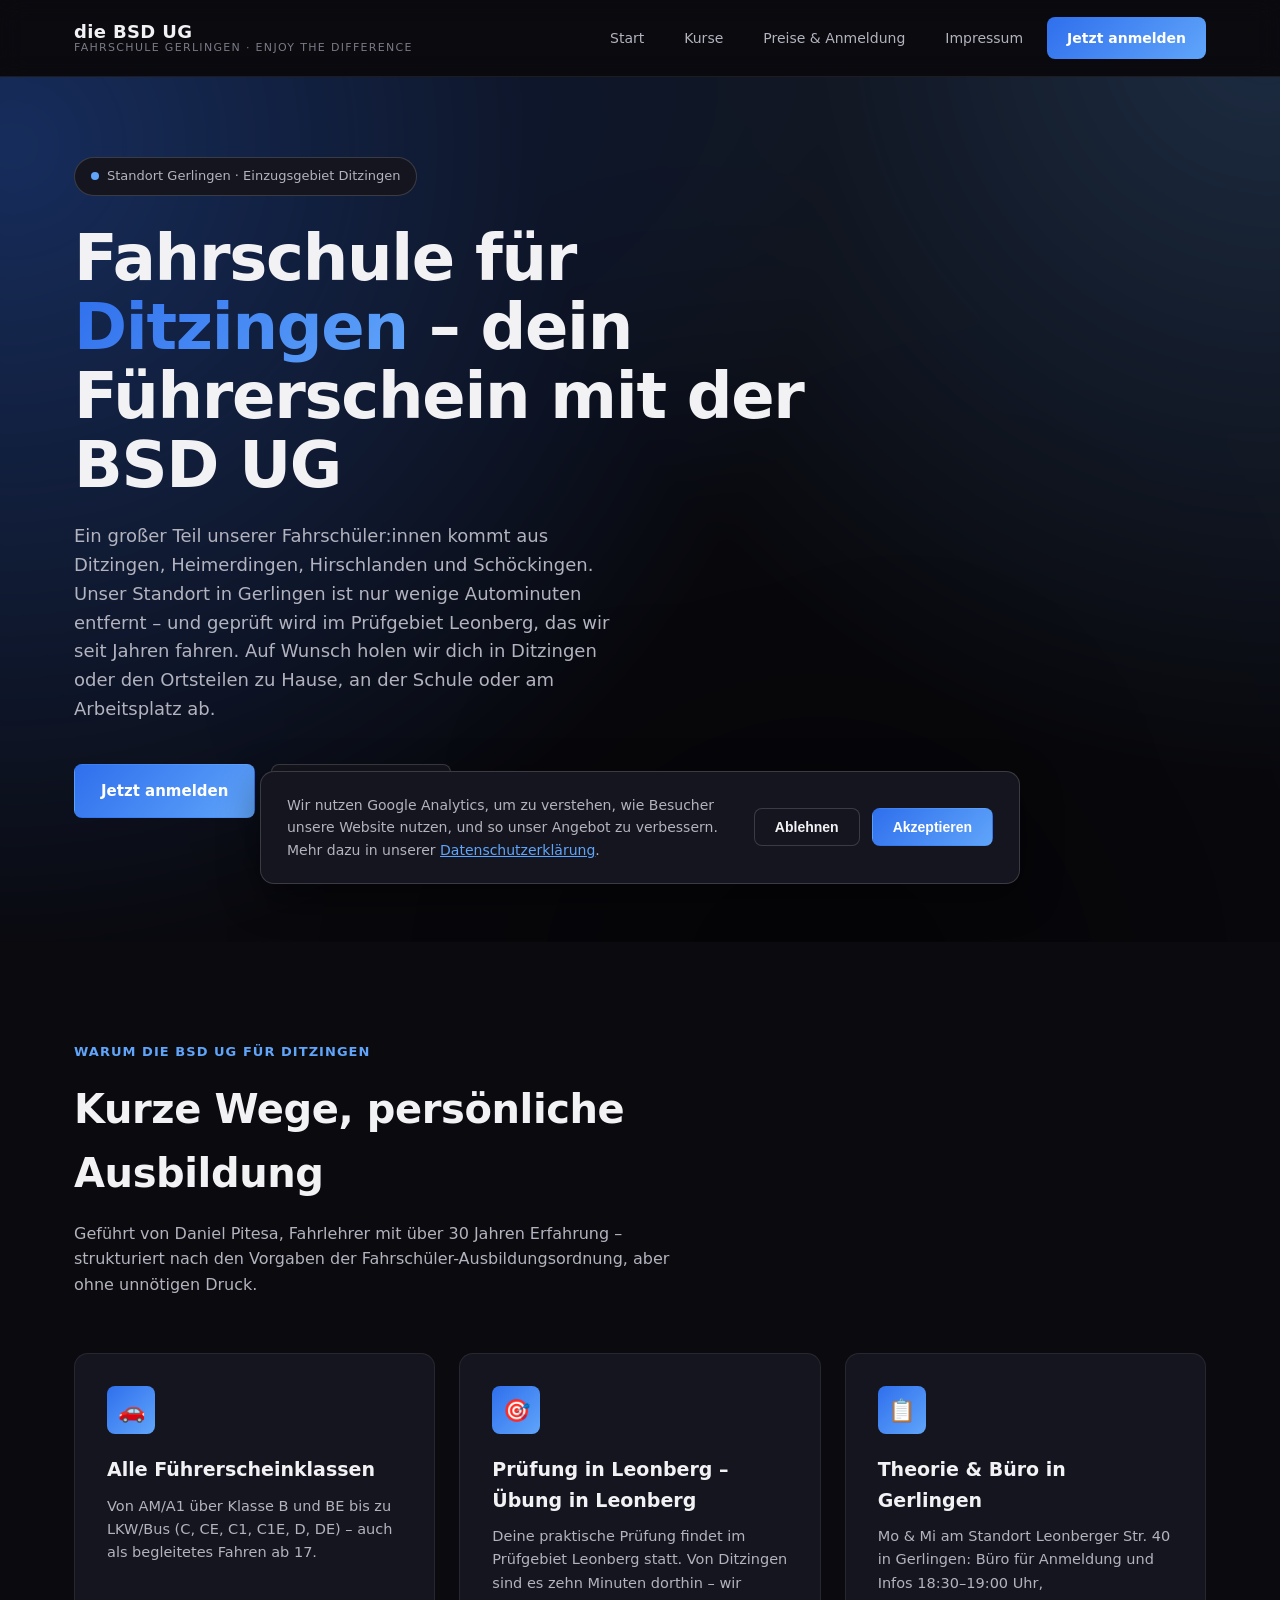
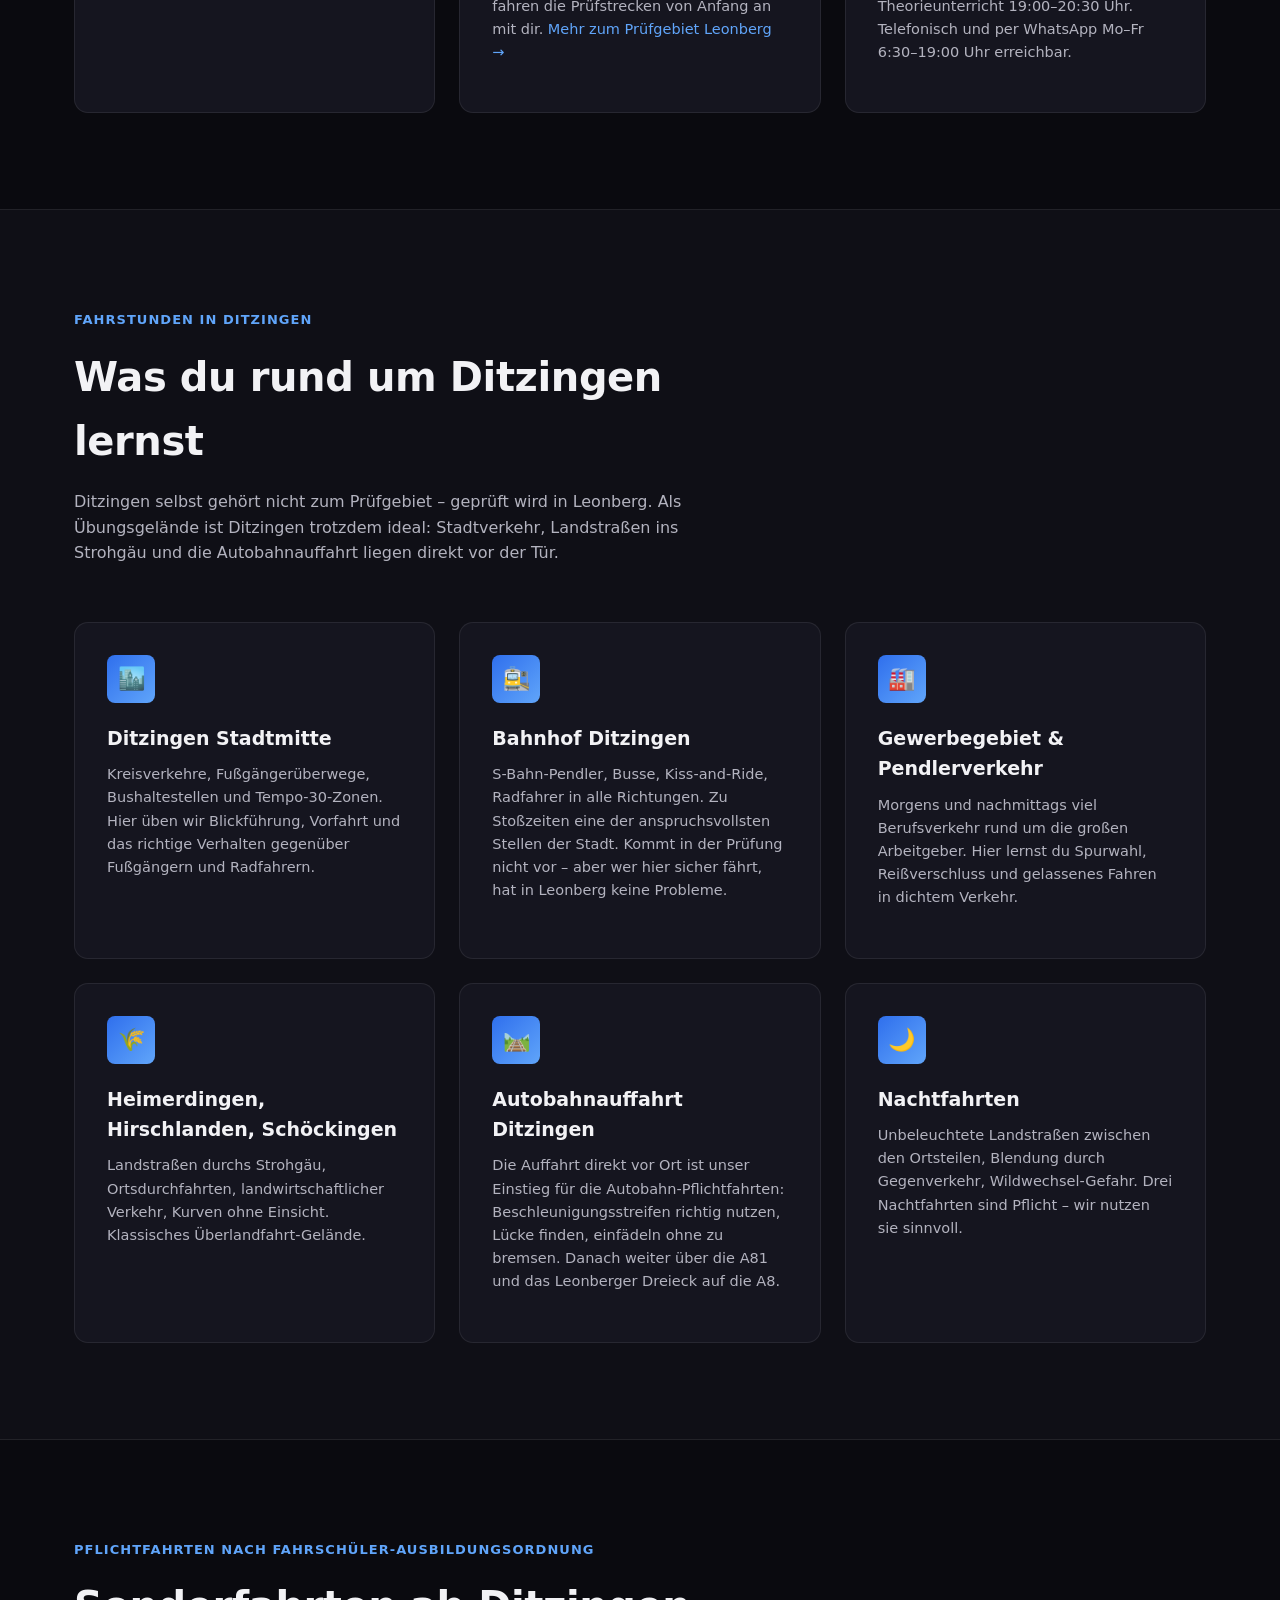
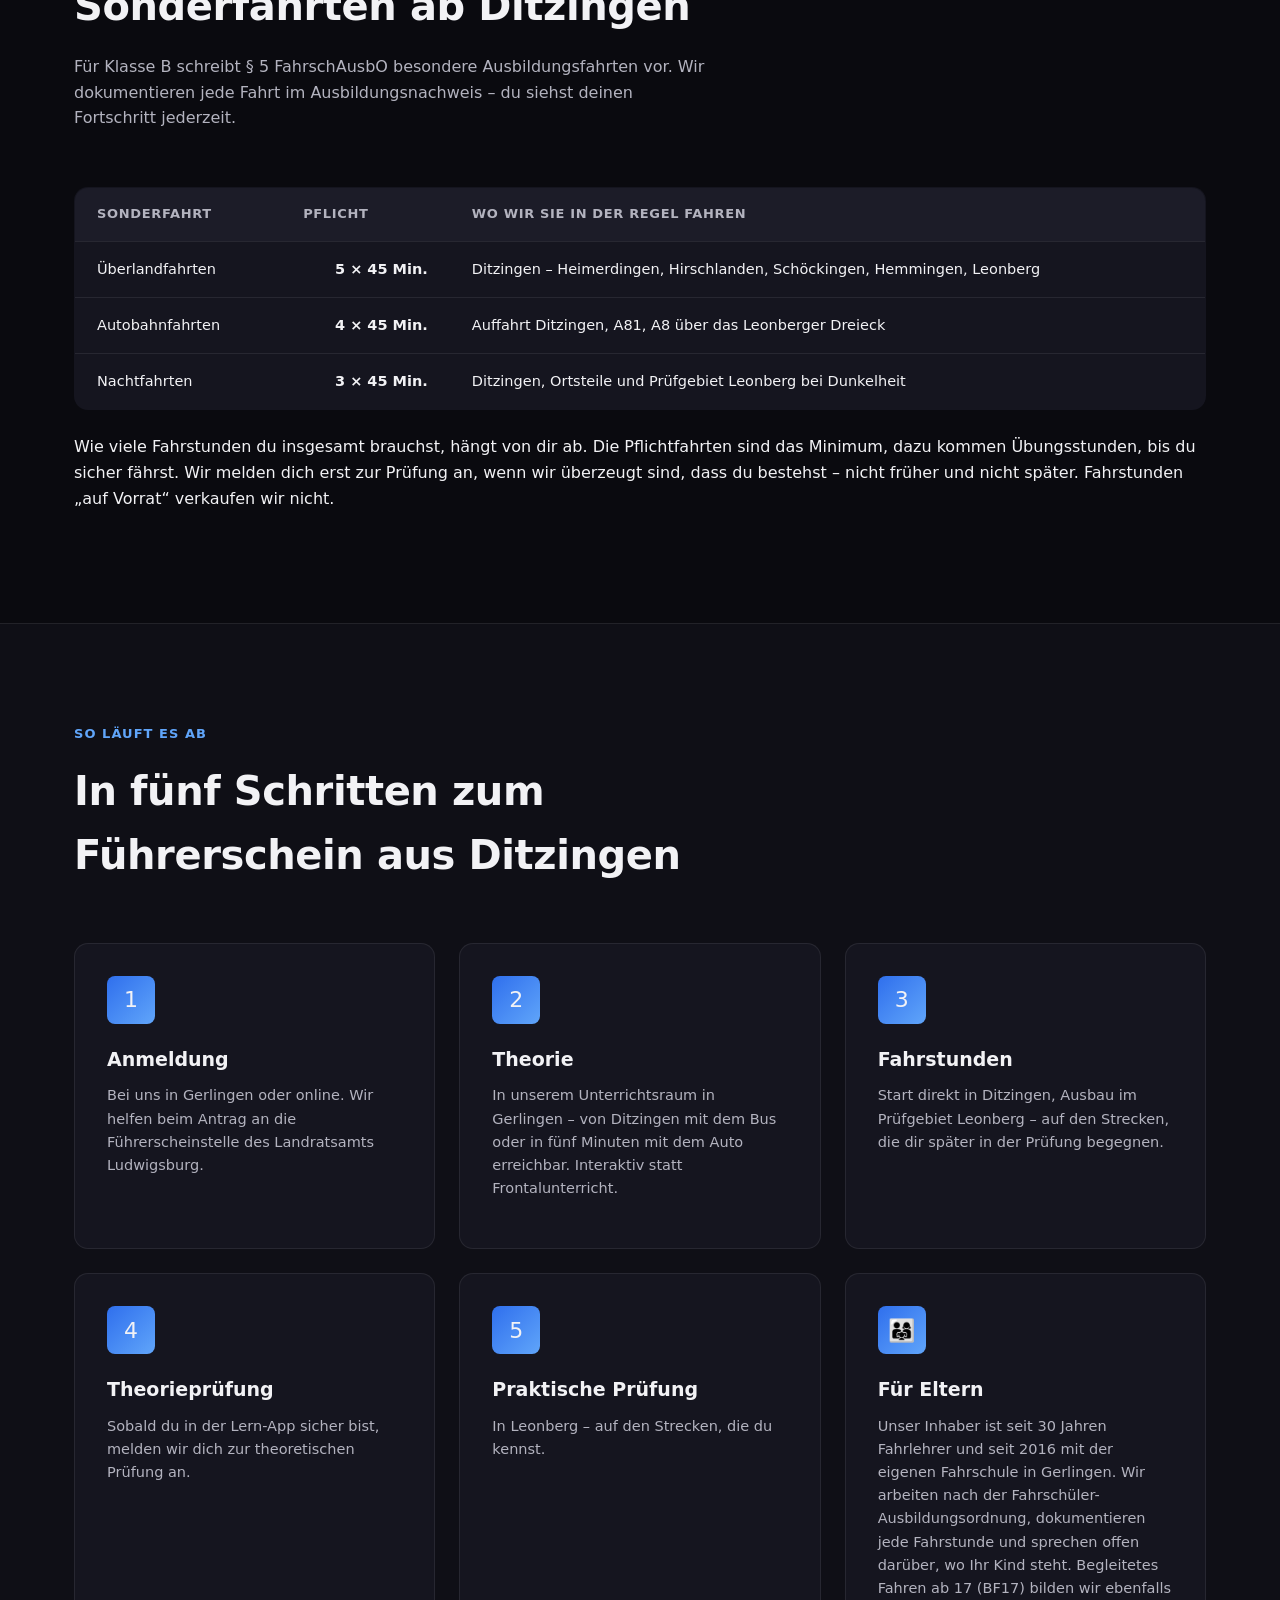
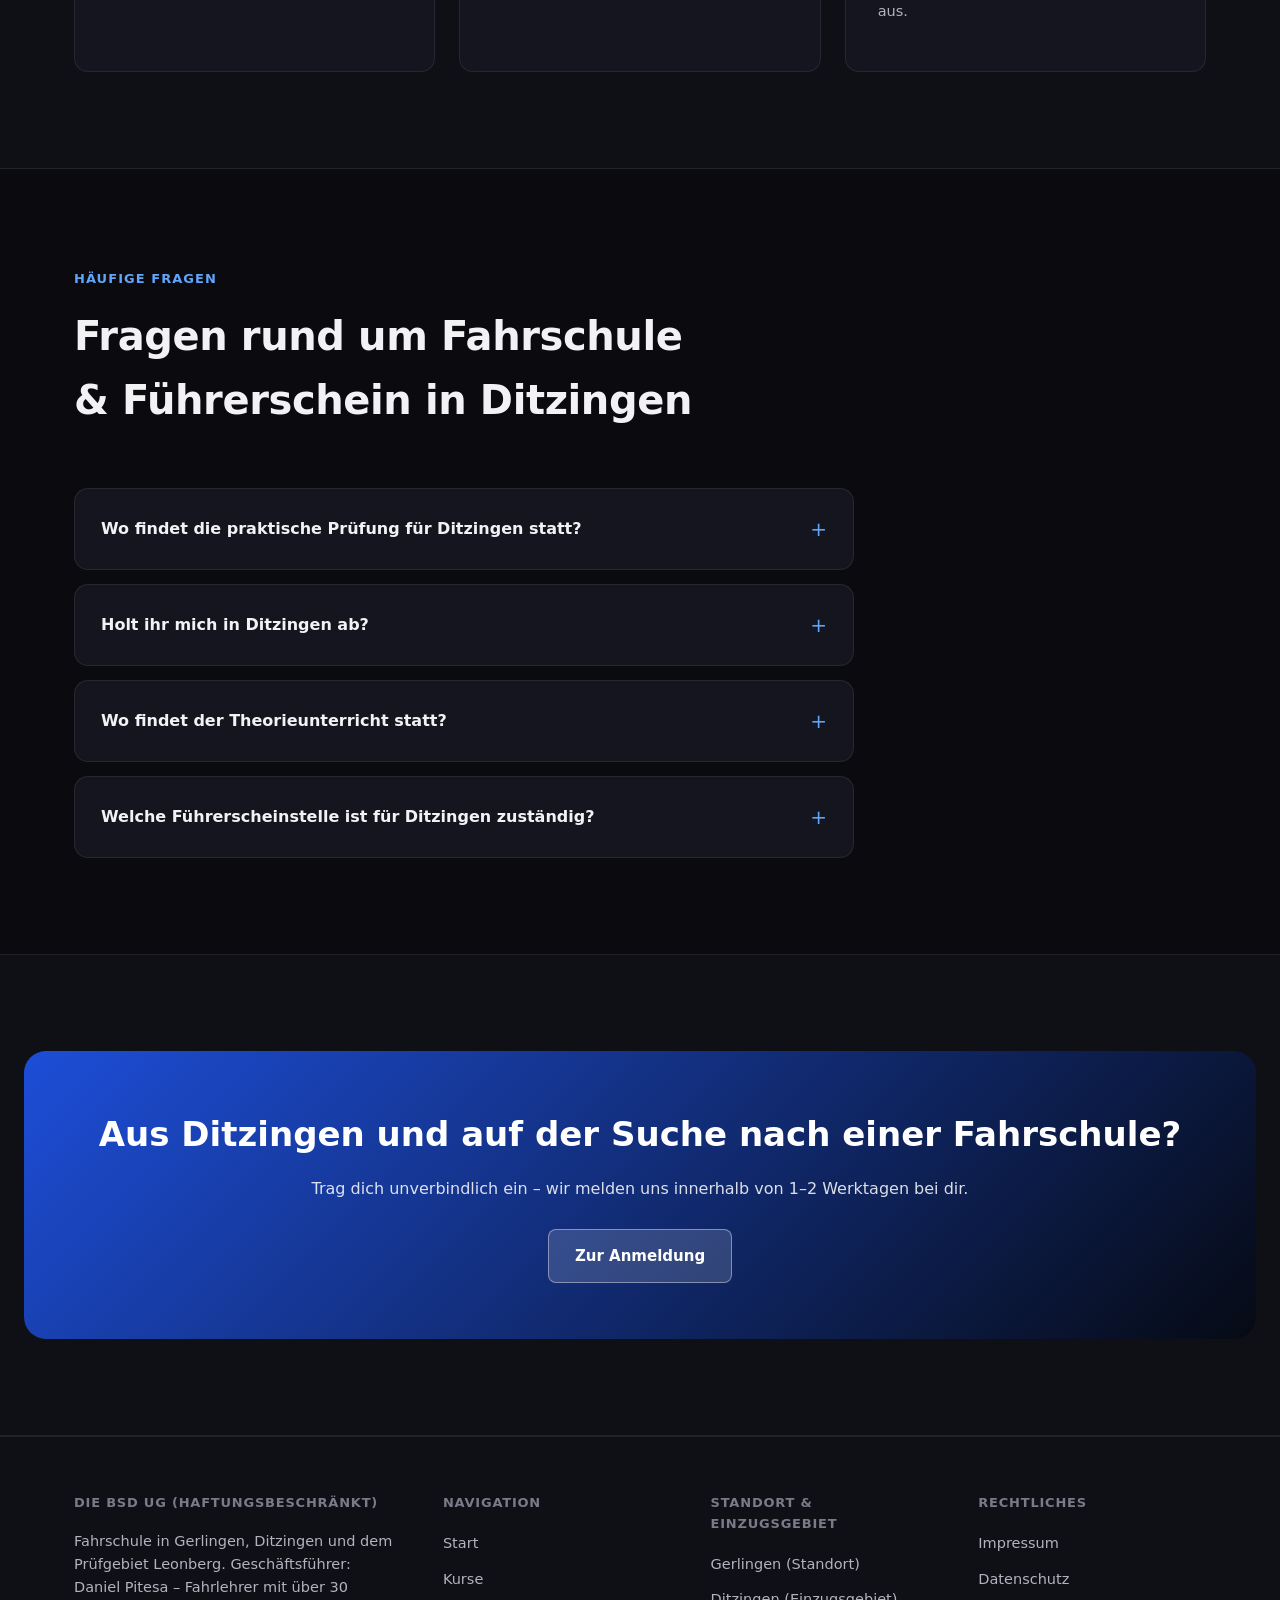
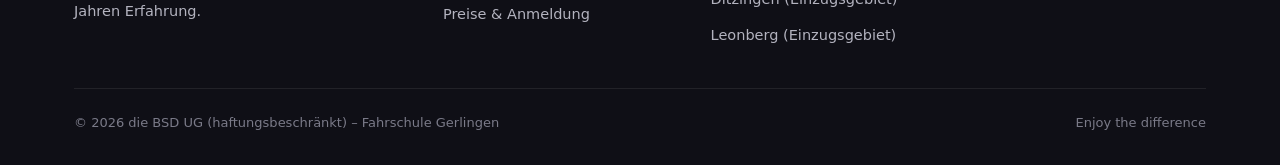
<file: fahrschule-ditzingen.html>
<!DOCTYPE html>
<html lang="de">
<head>
<meta charset="UTF-8">
<meta name="viewport" content="width=device-width, initial-scale=1.0">
<title>Fahrschule Ditzingen | die BSD UG – Führerschein in deiner Nähe</title>
<link rel="icon" type="image/png" href="/assets/img/favicon-32.png">
<link rel="apple-touch-icon" href="/assets/img/favicon-512.png">
<meta name="description" content="Fahrschule für Ditzingen: die BSD UG in Gerlingen bildet Fahrschüler:innen aus Ditzingen, Heimerdingen, Hirschlanden und Schöckingen aus – Klasse B, BE, A, A1, AM sowie LKW/Bus.">
<link rel="canonical" href="https://die-bsd.com/fahrschule-ditzingen.html">
<meta property="og:type" content="website">
<meta property="og:site_name" content="die BSD UG">
<meta property="og:locale" content="de_DE">
<meta property="og:title" content="Fahrschule Ditzingen | die BSD UG">
<meta property="og:description" content="Fahrschule für Ditzingen: die BSD UG in Gerlingen bildet Fahrschüler:innen aus Ditzingen und den Ortsteilen aus – Klasse B, BE, A, A1, AM sowie LKW/Bus.">
<meta property="og:url" content="https://die-bsd.com/fahrschule-ditzingen.html">
<meta property="og:image" content="https://die-bsd.com/assets/img/ueber-mich-daniel.jpg">
<meta name="twitter:card" content="summary_large_image">
<meta name="twitter:title" content="Fahrschule Ditzingen | die BSD UG">
<meta name="twitter:description" content="Führerschein für Fahrschüler:innen aus Ditzingen – ausgebildet von der BSD UG in Gerlingen.">
<meta name="twitter:image" content="https://die-bsd.com/assets/img/ueber-mich-daniel.jpg">
<link rel="stylesheet" href="assets/css/style.css?v=2">
<script type="application/ld+json">
{
  "@context": "https://schema.org",
  "@type": "DrivingSchool",
  "@id": "https://die-bsd.com/#business",
  "name": "die BSD UG",
  "url": "https://die-bsd.com/fahrschule-ditzingen.html",
  "telephone": "+4916090210196",
  "email": "info@die-bsd.com",
  "priceRange": "€€",
  "address": {
    "@type": "PostalAddress",
    "streetAddress": "Leonberger Str. 40",
    "addressLocality": "Gerlingen",
    "postalCode": "70839",
    "addressRegion": "Baden-Württemberg",
    "addressCountry": "DE"
  },
  "geo": { "@type": "GeoCoordinates", "latitude": 48.8018079, "longitude": 9.054854 },
  "areaServed": [
    { "@type": "City", "name": "Ditzingen" },
    { "@type": "City", "name": "Gerlingen" },
    { "@type": "City", "name": "Leonberg" }
  ]
}
</script>
</head>
<body>

<header class="site-header">
  <div class="container">
    <a href="index.html" class="logo">die BSD UG <span>Fahrschule Gerlingen · Enjoy the difference</span></a>
    <nav class="nav-links">
      <a href="index.html">Start</a>
      <a href="kurse.html">Kurse</a>
      <a href="preise-anmeldung.html">Preise &amp; Anmeldung</a>
      <a href="impressum.html">Impressum</a>
      <a href="preise-anmeldung.html#anmeldung" class="nav-cta">Jetzt anmelden</a>
    </nav>
    <button class="nav-toggle" aria-label="Menü öffnen">☰</button>
  </div>
</header>

<main>

  <section class="hero" style="padding: 80px 0 60px;">
    <div class="container">
      <div class="hero-badge"><span class="dot"></span> Standort Gerlingen · Einzugsgebiet Ditzingen</div>
      <h1>Fahrschule für <span class="highlight">Ditzingen</span> – dein Führerschein mit der BSD UG</h1>
      <p class="lead">
        Ein großer Teil unserer Fahrschüler:innen kommt aus Ditzingen, Heimerdingen, Hirschlanden und Schöckingen.
        Unser Standort in Gerlingen ist nur wenige Autominuten entfernt – und geprüft wird im Prüfgebiet Leonberg,
        das wir seit Jahren fahren. Auf Wunsch holen wir dich in Ditzingen oder den Ortsteilen zu Hause, an der Schule
        oder am Arbeitsplatz ab.
      </p>
      <div class="hero-actions">
        <a href="preise-anmeldung.html#anmeldung" class="btn btn-primary">Jetzt anmelden</a>
        <a href="kurse.html" class="btn btn-secondary">Kurse ansehen</a>
      </div>
    </div>
  </section>

  <section>
    <div class="container">
      <div class="section-head">
        <span class="eyebrow">Warum die BSD UG für Ditzingen</span>
        <h2>Kurze Wege, persönliche Ausbildung</h2>
        <p>Geführt von Daniel Pitesa, Fahrlehrer mit über 30 Jahren Erfahrung – strukturiert nach den Vorgaben der Fahrschüler-Ausbildungsordnung, aber ohne unnötigen Druck.</p>
      </div>
      <div class="grid grid-3">
        <div class="card">
          <div class="card-icon">🚗</div>
          <h3>Alle Führerscheinklassen</h3>
          <p>Von AM/A1 über Klasse B und BE bis zu LKW/Bus (C, CE, C1, C1E, D, DE) – auch als begleitetes Fahren ab 17.</p>
        </div>
        <div class="card">
          <div class="card-icon">🎯</div>
          <h3>Prüfung in Leonberg – Übung in Leonberg</h3>
          <p>Deine praktische Prüfung findet im Prüfgebiet Leonberg statt. Von Ditzingen sind es zehn Minuten dorthin – wir fahren die Prüfstrecken von Anfang an mit dir. <a href="fahrschule-leonberg.html" style="color: var(--accent-2);">Mehr zum Prüfgebiet Leonberg →</a></p>
        </div>
        <div class="card">
          <div class="card-icon">📋</div>
          <h3>Theorie &amp; Büro in Gerlingen</h3>
          <p>Mo &amp; Mi am Standort Leonberger Str. 40 in Gerlingen: Büro für Anmeldung und Infos 18:30–19:00 Uhr, Theorieunterricht 19:00–20:30 Uhr. Telefonisch und per WhatsApp Mo–Fr 6:30–19:00 Uhr erreichbar.</p>
        </div>
      </div>
    </div>
  </section>

  <section class="section-alt">
    <div class="container">
      <div class="section-head">
        <span class="eyebrow">Fahrstunden in Ditzingen</span>
        <h2>Was du rund um Ditzingen lernst</h2>
        <p>Ditzingen selbst gehört nicht zum Prüfgebiet – geprüft wird in Leonberg. Als Übungsgelände ist Ditzingen trotzdem ideal: Stadtverkehr, Landstraßen ins Strohgäu und die Autobahnauffahrt liegen direkt vor der Tür.</p>
      </div>
      <div class="grid grid-3">
        <div class="card">
          <div class="card-icon">🏙️</div>
          <h3>Ditzingen Stadtmitte</h3>
          <p>Kreisverkehre, Fußgängerüberwege, Bushaltestellen und Tempo-30-Zonen. Hier üben wir Blickführung, Vorfahrt und das richtige Verhalten gegenüber Fußgängern und Radfahrern.</p>
        </div>
        <div class="card">
          <div class="card-icon">🚉</div>
          <h3>Bahnhof Ditzingen</h3>
          <p>S-Bahn-Pendler, Busse, Kiss-and-Ride, Radfahrer in alle Richtungen. Zu Stoßzeiten eine der anspruchsvollsten Stellen der Stadt. Kommt in der Prüfung nicht vor – aber wer hier sicher fährt, hat in Leonberg keine Probleme.</p>
        </div>
        <div class="card">
          <div class="card-icon">🏭</div>
          <h3>Gewerbegebiet &amp; Pendlerverkehr</h3>
          <p>Morgens und nachmittags viel Berufsverkehr rund um die großen Arbeitgeber. Hier lernst du Spurwahl, Reißverschluss und gelassenes Fahren in dichtem Verkehr.</p>
        </div>
        <div class="card">
          <div class="card-icon">🌾</div>
          <h3>Heimerdingen, Hirschlanden, Schöckingen</h3>
          <p>Landstraßen durchs Strohgäu, Ortsdurchfahrten, landwirtschaftlicher Verkehr, Kurven ohne Einsicht. Klassisches Überlandfahrt-Gelände.</p>
        </div>
        <div class="card">
          <div class="card-icon">🛤️</div>
          <h3>Autobahnauffahrt Ditzingen</h3>
          <p>Die Auffahrt direkt vor Ort ist unser Einstieg für die Autobahn-Pflichtfahrten: Beschleunigungsstreifen richtig nutzen, Lücke finden, einfädeln ohne zu bremsen. Danach weiter über die A81 und das Leonberger Dreieck auf die A8.</p>
        </div>
        <div class="card">
          <div class="card-icon">🌙</div>
          <h3>Nachtfahrten</h3>
          <p>Unbeleuchtete Landstraßen zwischen den Ortsteilen, Blendung durch Gegenverkehr, Wildwechsel-Gefahr. Drei Nachtfahrten sind Pflicht – wir nutzen sie sinnvoll.</p>
        </div>
      </div>
    </div>
  </section>

  <section>
    <div class="container">
      <div class="section-head">
        <span class="eyebrow">Pflichtfahrten nach Fahrschüler-Ausbildungsordnung</span>
        <h2>Sonderfahrten ab Ditzingen</h2>
        <p>Für Klasse B schreibt § 5 FahrschAusbO besondere Ausbildungsfahrten vor. Wir dokumentieren jede Fahrt im Ausbildungsnachweis – du siehst deinen Fortschritt jederzeit.</p>
      </div>
      <table class="price-table">
        <thead><tr><th>Sonderfahrt</th><th>Pflicht</th><th>Wo wir sie in der Regel fahren</th></tr></thead>
        <tbody>
          <tr><td>Überlandfahrten</td><td class="price">5 × 45 Min.</td><td>Ditzingen – Heimerdingen, Hirschlanden, Schöckingen, Hemmingen, Leonberg</td></tr>
          <tr><td>Autobahnfahrten</td><td class="price">4 × 45 Min.</td><td>Auffahrt Ditzingen, A81, A8 über das Leonberger Dreieck</td></tr>
          <tr><td>Nachtfahrten</td><td class="price">3 × 45 Min.</td><td>Ditzingen, Ortsteile und Prüfgebiet Leonberg bei Dunkelheit</td></tr>
        </tbody>
      </table>
      <p style="margin-top: 24px;">
        Wie viele Fahrstunden du insgesamt brauchst, hängt von dir ab. Die Pflichtfahrten sind das Minimum, dazu kommen
        Übungsstunden, bis du sicher fährst. Wir melden dich erst zur Prüfung an, wenn wir überzeugt sind, dass du bestehst –
        nicht früher und nicht später. Fahrstunden „auf Vorrat“ verkaufen wir nicht.
      </p>
    </div>
  </section>

  <section class="section-alt">
    <div class="container">
      <div class="section-head">
        <span class="eyebrow">So läuft es ab</span>
        <h2>In fünf Schritten zum Führerschein aus Ditzingen</h2>
      </div>
      <div class="grid grid-3">
        <div class="card">
          <div class="card-icon">1</div>
          <h3>Anmeldung</h3>
          <p>Bei uns in Gerlingen oder online. Wir helfen beim Antrag an die Führerscheinstelle des Landratsamts Ludwigsburg.</p>
        </div>
        <div class="card">
          <div class="card-icon">2</div>
          <h3>Theorie</h3>
          <p>In unserem Unterrichtsraum in Gerlingen – von Ditzingen mit dem Bus oder in fünf Minuten mit dem Auto erreichbar. Interaktiv statt Frontalunterricht.</p>
        </div>
        <div class="card">
          <div class="card-icon">3</div>
          <h3>Fahrstunden</h3>
          <p>Start direkt in Ditzingen, Ausbau im Prüfgebiet Leonberg – auf den Strecken, die dir später in der Prüfung begegnen.</p>
        </div>
        <div class="card">
          <div class="card-icon">4</div>
          <h3>Theorieprüfung</h3>
          <p>Sobald du in der Lern-App sicher bist, melden wir dich zur theoretischen Prüfung an.</p>
        </div>
        <div class="card">
          <div class="card-icon">5</div>
          <h3>Praktische Prüfung</h3>
          <p>In Leonberg – auf den Strecken, die du kennst.</p>
        </div>
        <div class="card">
          <div class="card-icon">👨‍👩‍👧</div>
          <h3>Für Eltern</h3>
          <p>Unser Inhaber ist seit 30 Jahren Fahrlehrer und seit 2016 mit der eigenen Fahrschule in Gerlingen. Wir arbeiten nach der Fahrschüler-Ausbildungsordnung, dokumentieren jede Fahrstunde und sprechen offen darüber, wo Ihr Kind steht. Begleitetes Fahren ab 17 (BF17) bilden wir ebenfalls aus.</p>
        </div>
      </div>
    </div>
  </section>

  <section>
    <div class="container">
      <div class="section-head">
        <span class="eyebrow">Häufige Fragen</span>
        <h2>Fragen rund um Fahrschule &amp; Führerschein in Ditzingen</h2>
      </div>
      <div class="faq-list">
        <details class="faq-item">
          <summary>Wo findet die praktische Prüfung für Ditzingen statt?</summary>
          <p>Im Prüfgebiet Leonberg, rund zehn Minuten von Ditzingen entfernt. Genau dort fahren wir deine Übungs- und Sonderfahrten, damit dir in der Prüfung nichts Neues begegnet.</p>
        </details>
        <details class="faq-item">
          <summary>Holt ihr mich in Ditzingen ab?</summary>
          <p>Ja, auf Wunsch holen wir dich zu Hause, an der Schule oder am Arbeitsplatz in Ditzingen, Heimerdingen, Hirschlanden oder Schöckingen ab.</p>
        </details>
        <details class="faq-item">
          <summary>Wo findet der Theorieunterricht statt?</summary>
          <p>In unserem Unterrichtsraum in der Leonberger Str. 40 in Gerlingen. Termine: Mo &amp; Mi 19:00–20:30 Uhr, Büro für Anmeldung und Infos ab 18:30 Uhr.</p>
        </details>
        <details class="faq-item">
          <summary>Welche Führerscheinstelle ist für Ditzingen zuständig?</summary>
          <p>Ditzingen gehört zum Landkreis Ludwigsburg. Den Antrag stellst du bei der Führerscheinstelle des Landratsamts Ludwigsburg – wir helfen dir bei den Unterlagen.</p>
        </details>
      </div>
    </div>
  </section>

  <section class="section-alt">
    <div class="cta-band">
      <h2>Aus Ditzingen und auf der Suche nach einer Fahrschule?</h2>
      <p>Trag dich unverbindlich ein – wir melden uns innerhalb von 1–2 Werktagen bei dir.</p>
      <a href="preise-anmeldung.html#anmeldung" class="btn btn-secondary">Zur Anmeldung</a>
    </div>
  </section>

</main>

<footer class="site-footer">
  <div class="container">
    <div class="footer-grid">
      <div>
        <h5>die BSD UG (haftungsbeschränkt)</h5>
        <p style="color: var(--text-secondary); font-size: 14.5px; max-width: 320px;">
          Fahrschule in Gerlingen, Ditzingen und dem Prüfgebiet Leonberg.
          Geschäftsführer: Daniel Pitesa – Fahrlehrer mit über 30 Jahren Erfahrung.
        </p>
      </div>
      <div>
        <h5>Navigation</h5>
        <ul>
          <li><a href="index.html">Start</a></li>
          <li><a href="kurse.html">Kurse</a></li>
          <li><a href="preise-anmeldung.html">Preise &amp; Anmeldung</a></li>
        </ul>
      </div>
      <div>
        <h5>Standort &amp; Einzugsgebiet</h5>
        <ul>
          <li><a href="index.html">Gerlingen (Standort)</a></li>
          <li><a href="fahrschule-ditzingen.html" class="active">Ditzingen (Einzugsgebiet)</a></li>
          <li><a href="fahrschule-leonberg.html">Leonberg (Einzugsgebiet)</a></li>
        </ul>
      </div>
      <div>
        <h5>Rechtliches</h5>
        <ul>
          <li><a href="impressum.html">Impressum</a></li>
          <li><a href="datenschutz.html">Datenschutz</a></li>
        </ul>
      </div>
    </div>
    <div class="footer-bottom">
      <span>© 2026 die BSD UG (haftungsbeschränkt) – Fahrschule Gerlingen</span>
      <span>Enjoy the difference</span>
    </div>
  </div>
</footer>

<script src="assets/js/consent.js"></script>
<script src="assets/js/main.js"></script>
</body>
</html>
</file>
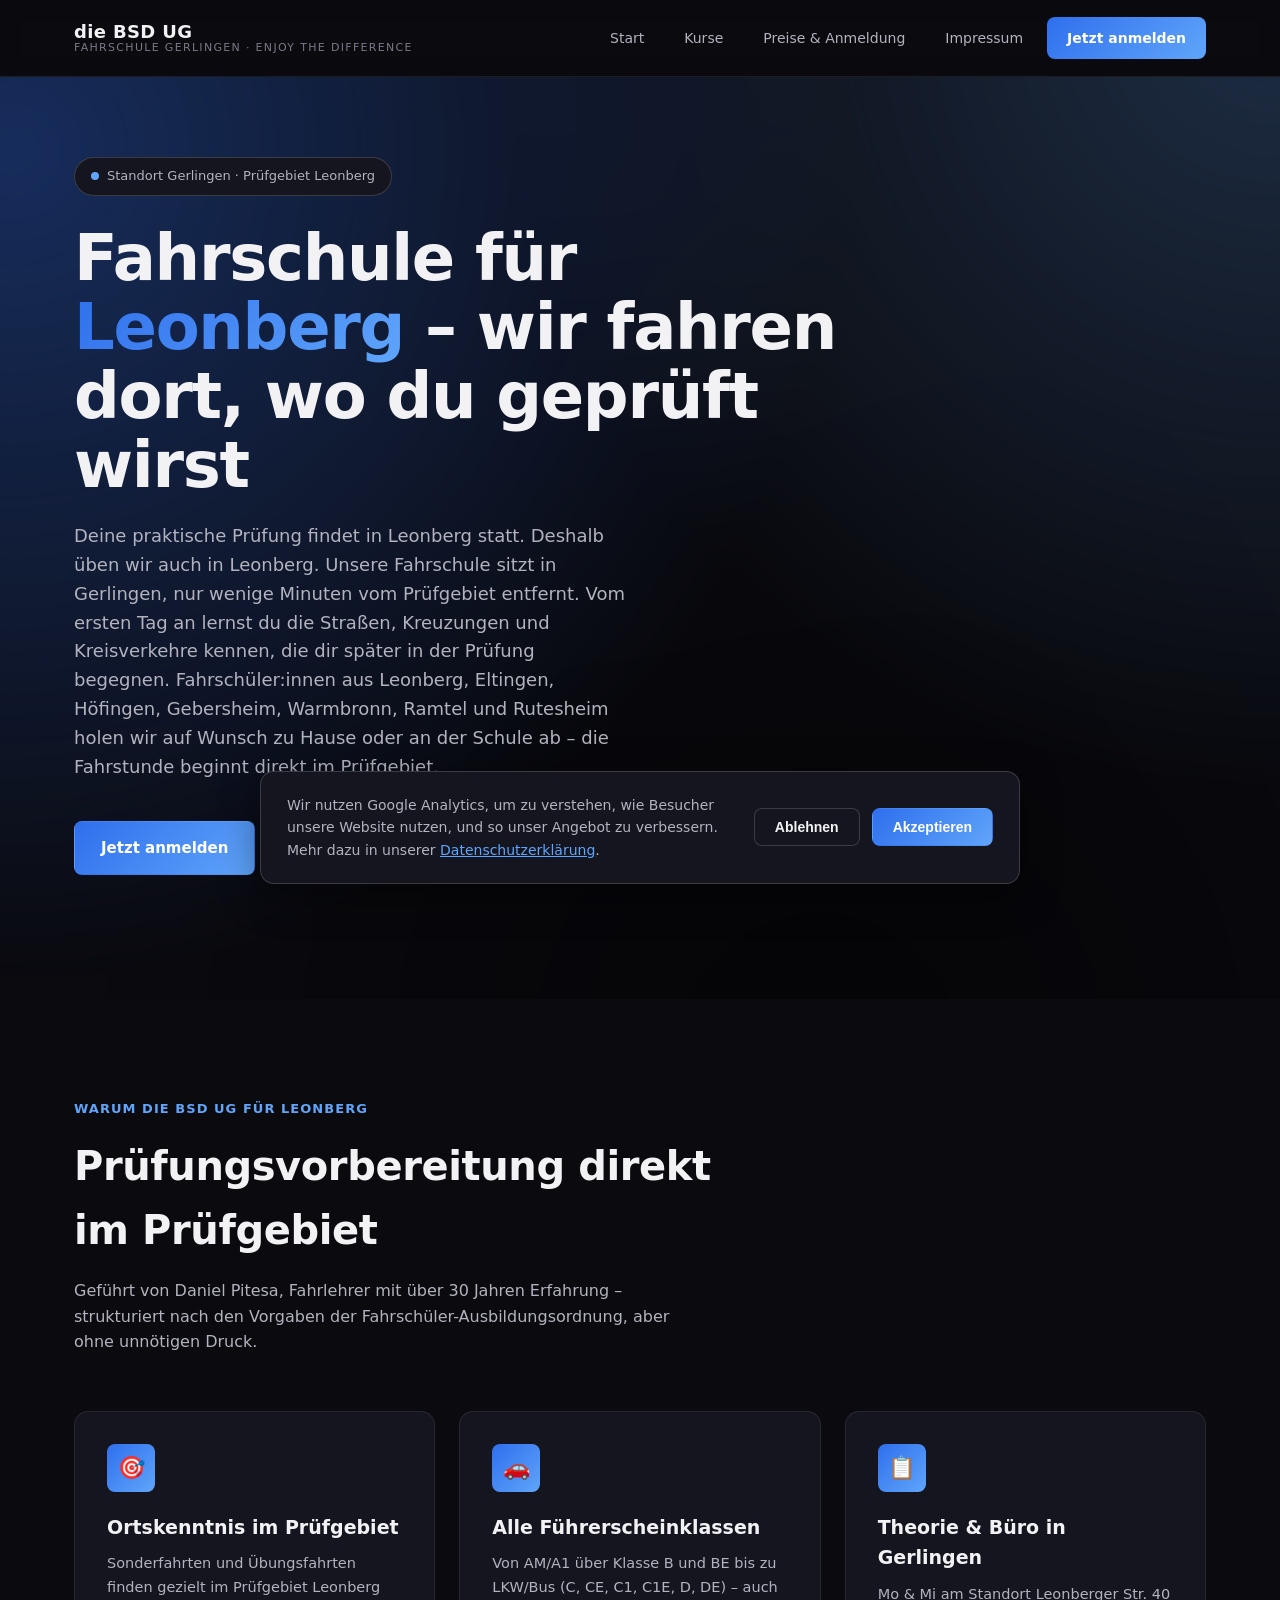
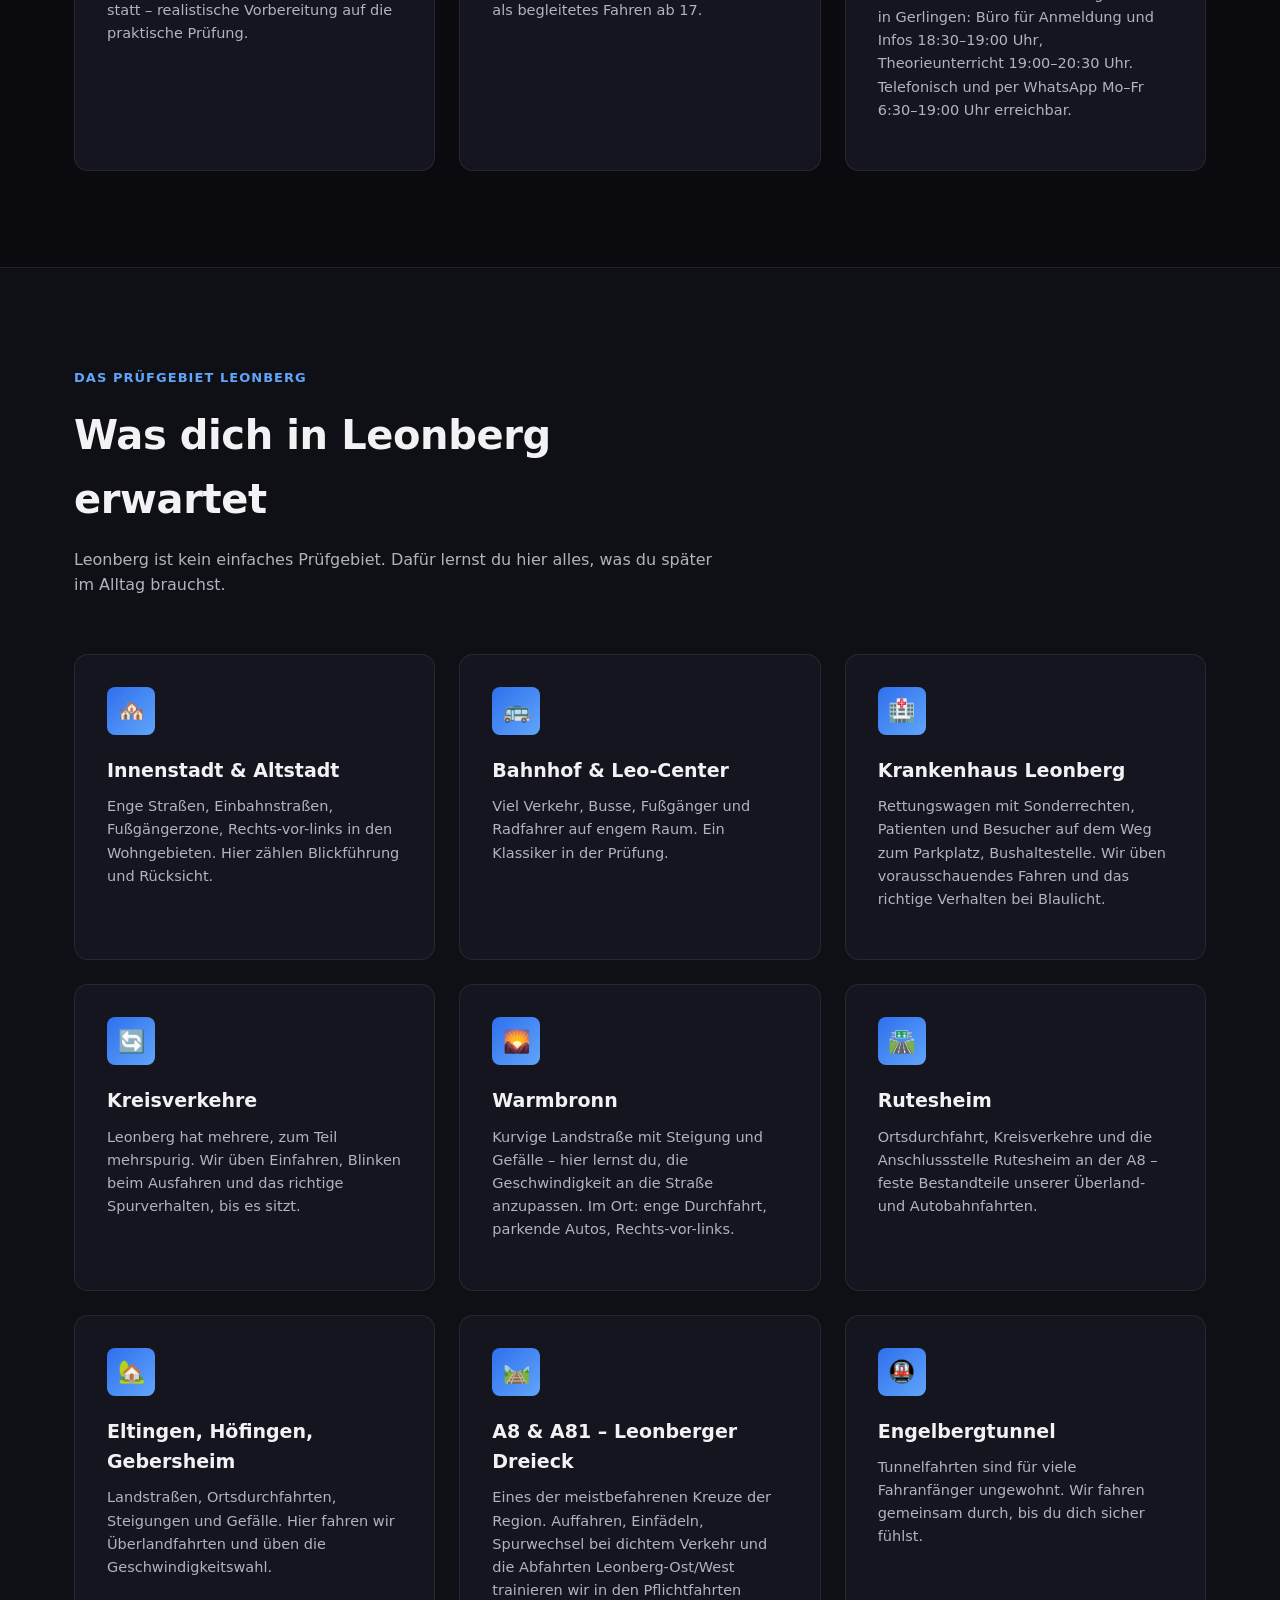
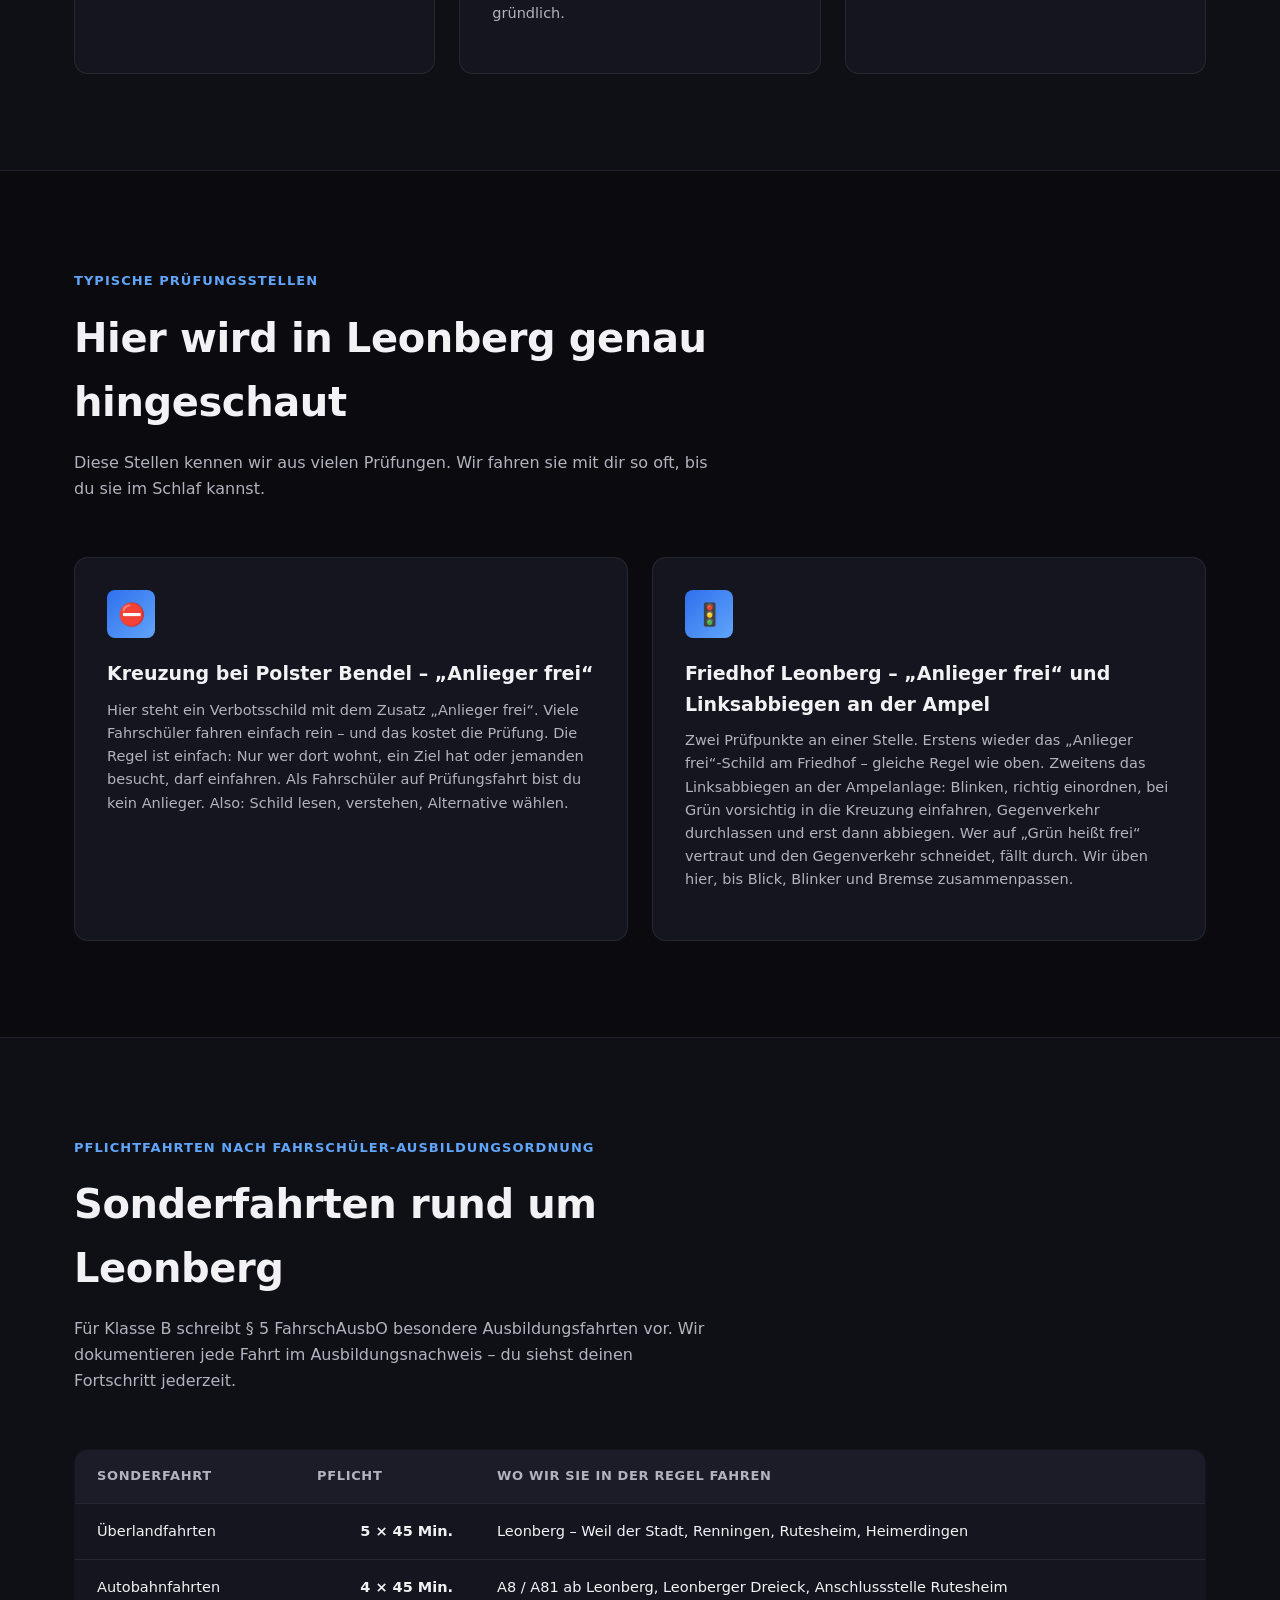
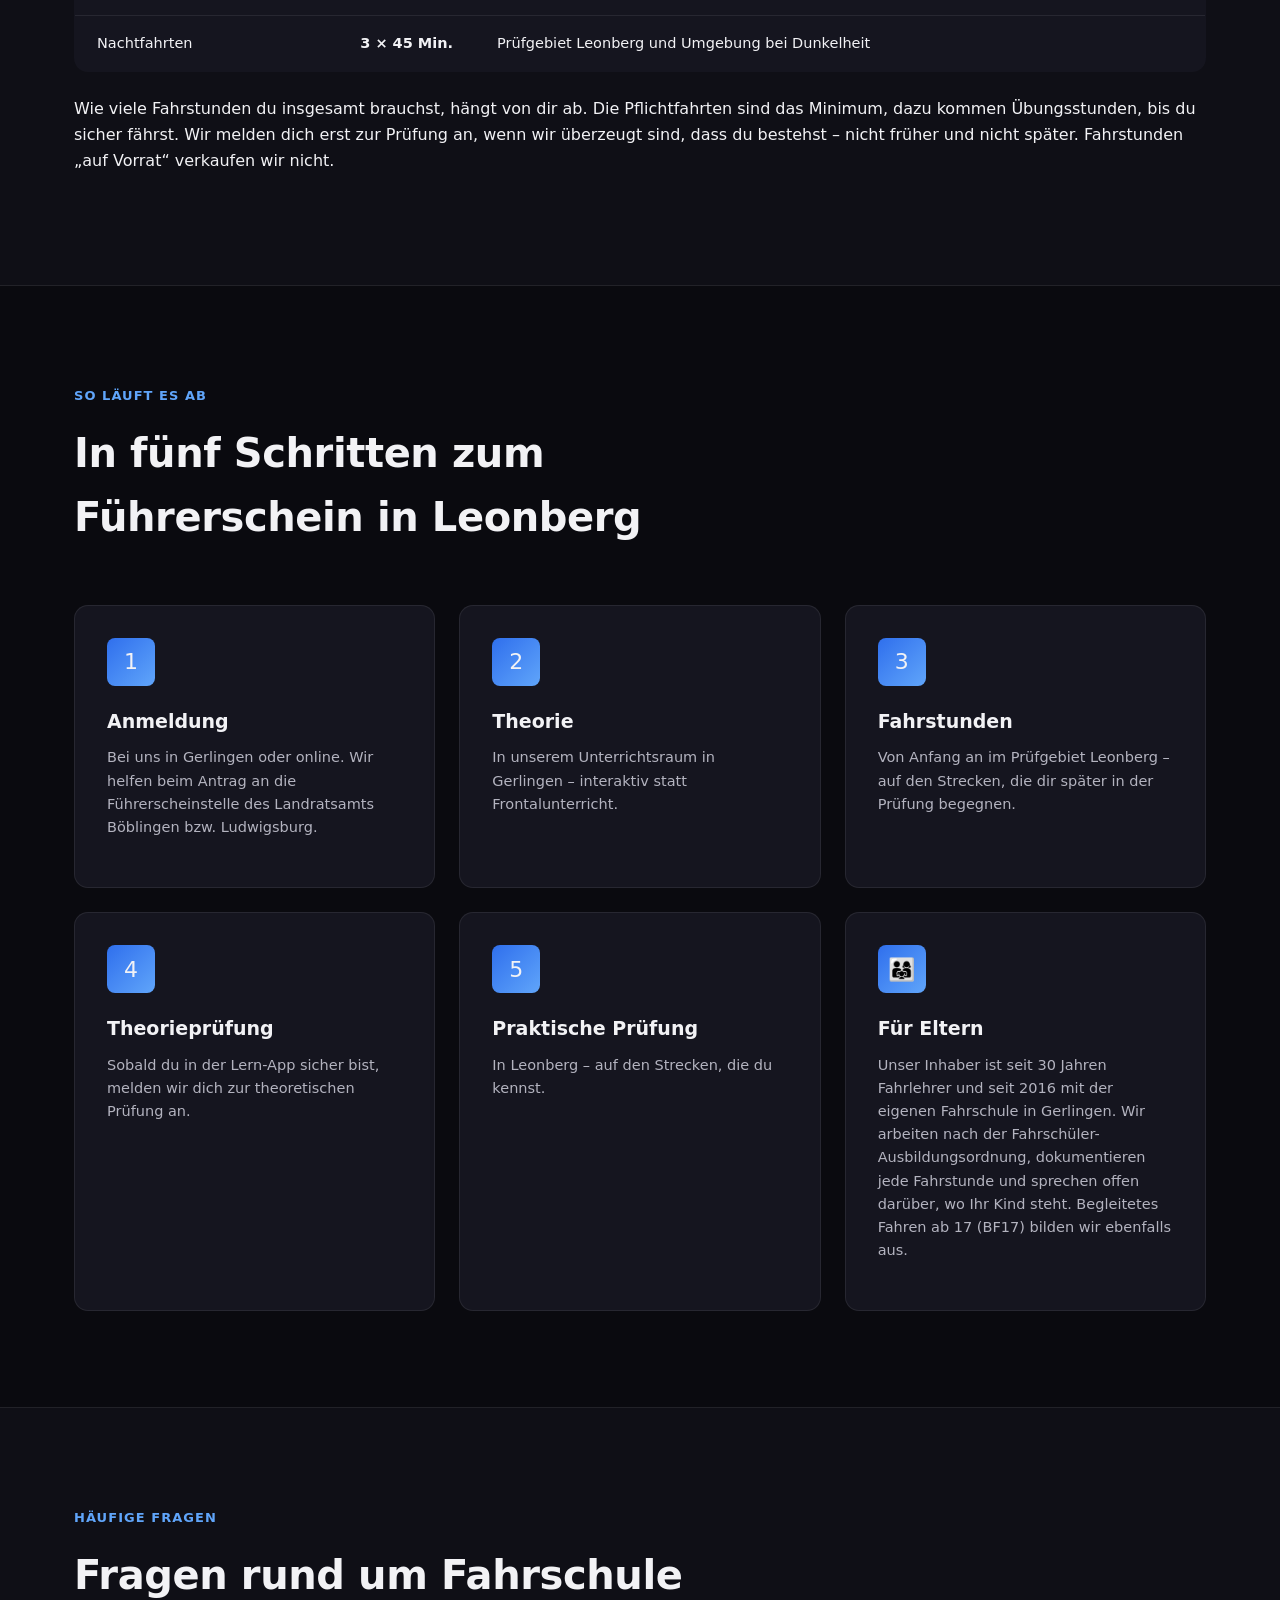
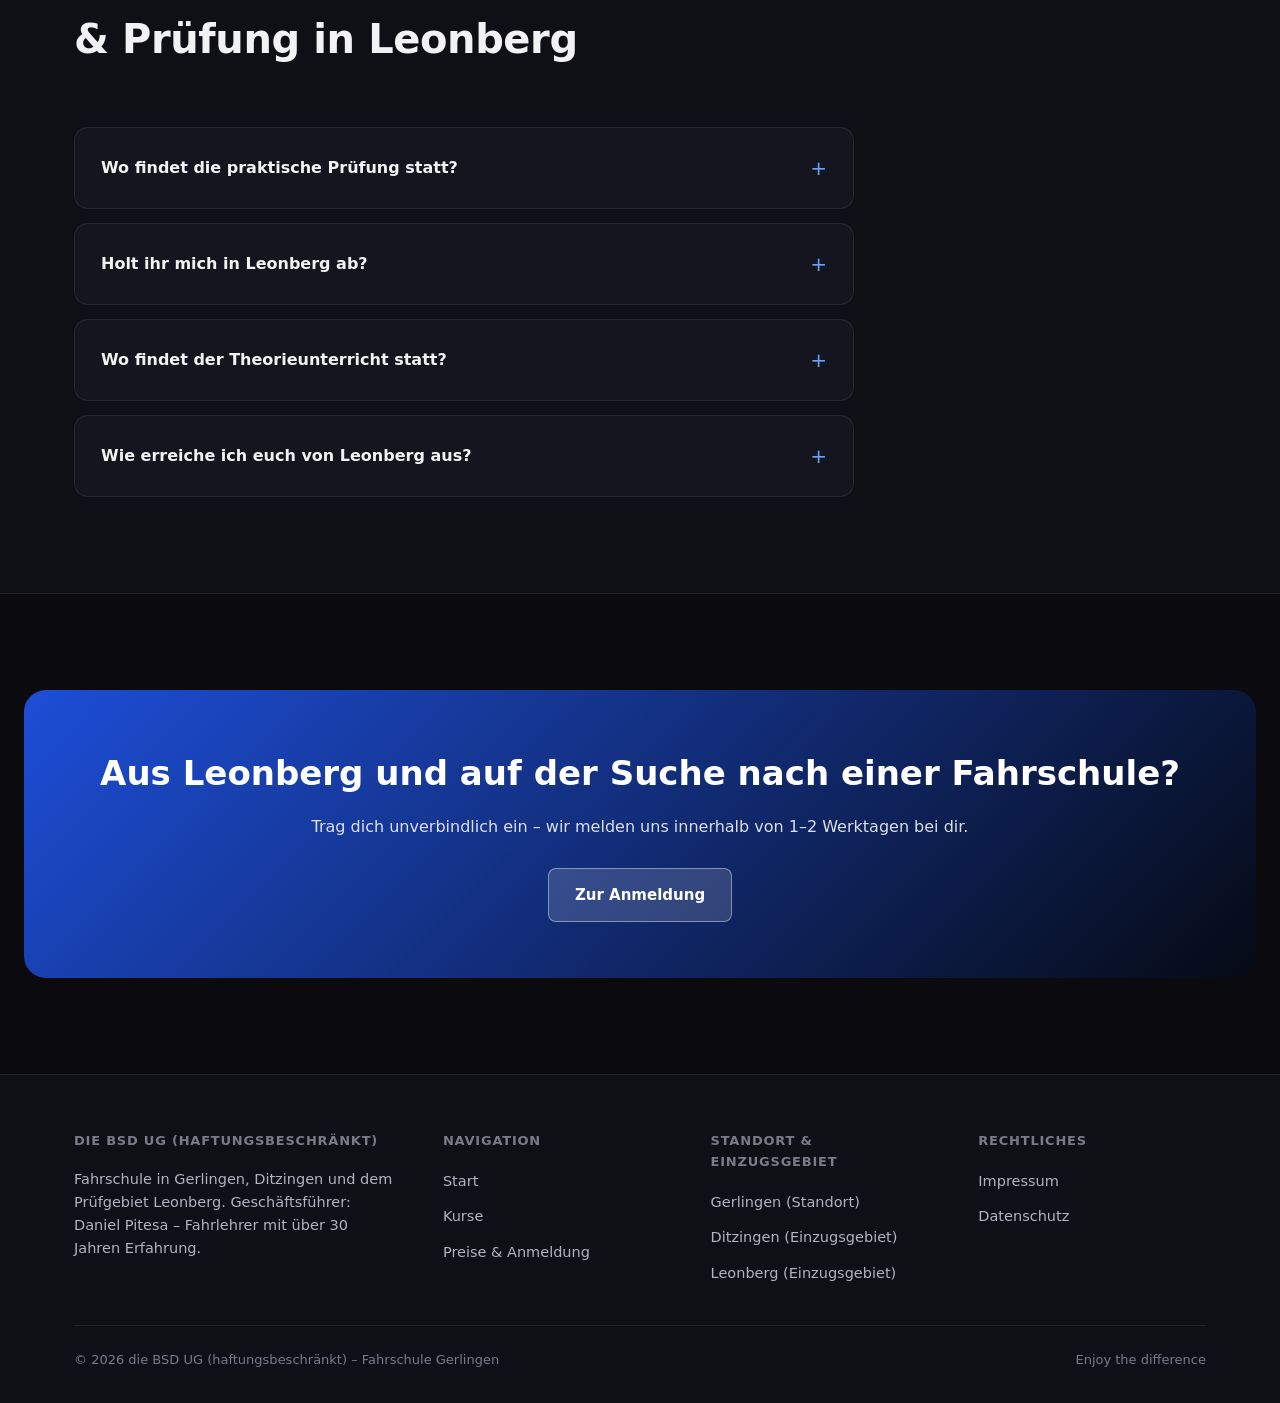
<file: fahrschule-leonberg.html>
<!DOCTYPE html>
<html lang="de">
<head>
<meta charset="UTF-8">
<meta name="viewport" content="width=device-width, initial-scale=1.0">
<title>Fahrschule Leonberg | die BSD UG – Führerschein &amp; Prüfgebiet Leonberg</title>
<link rel="icon" type="image/png" href="/assets/img/favicon-32.png">
<link rel="apple-touch-icon" href="/assets/img/favicon-512.png">
<meta name="description" content="Fahrschule für Leonberg: die BSD UG in Gerlingen bereitet Fahrschüler:innen aus Leonberg, Eltingen, Höfingen und Warmbronn direkt im Prüfgebiet Leonberg auf die Prüfung vor.">
<link rel="canonical" href="https://die-bsd.com/fahrschule-leonberg.html">
<meta property="og:type" content="website">
<meta property="og:site_name" content="die BSD UG">
<meta property="og:locale" content="de_DE">
<meta property="og:title" content="Fahrschule Leonberg | die BSD UG">
<meta property="og:description" content="Fahrschule für Leonberg: die BSD UG in Gerlingen bereitet Fahrschüler:innen direkt im Prüfgebiet Leonberg auf die Prüfung vor.">
<meta property="og:url" content="https://die-bsd.com/fahrschule-leonberg.html">
<meta property="og:image" content="https://die-bsd.com/assets/img/ueber-mich-daniel.jpg">
<meta name="twitter:card" content="summary_large_image">
<meta name="twitter:title" content="Fahrschule Leonberg | die BSD UG">
<meta name="twitter:description" content="Führerschein mit direkter Prüfungsvorbereitung im Prüfgebiet Leonberg – mit der BSD UG aus Gerlingen.">
<meta name="twitter:image" content="https://die-bsd.com/assets/img/ueber-mich-daniel.jpg">
<link rel="stylesheet" href="assets/css/style.css?v=2">
<script type="application/ld+json">
{
  "@context": "https://schema.org",
  "@type": "DrivingSchool",
  "@id": "https://die-bsd.com/#business",
  "name": "die BSD UG",
  "url": "https://die-bsd.com/fahrschule-leonberg.html",
  "telephone": "+4916090210196",
  "email": "info@die-bsd.com",
  "priceRange": "€€",
  "address": {
    "@type": "PostalAddress",
    "streetAddress": "Leonberger Str. 40",
    "addressLocality": "Gerlingen",
    "postalCode": "70839",
    "addressRegion": "Baden-Württemberg",
    "addressCountry": "DE"
  },
  "geo": { "@type": "GeoCoordinates", "latitude": 48.8018079, "longitude": 9.054854 },
  "areaServed": [
    { "@type": "City", "name": "Leonberg" },
    { "@type": "City", "name": "Gerlingen" },
    { "@type": "City", "name": "Ditzingen" }
  ]
}
</script>
</head>
<body>

<header class="site-header">
  <div class="container">
    <a href="index.html" class="logo">die BSD UG <span>Fahrschule Gerlingen · Enjoy the difference</span></a>
    <nav class="nav-links">
      <a href="index.html">Start</a>
      <a href="kurse.html">Kurse</a>
      <a href="preise-anmeldung.html">Preise &amp; Anmeldung</a>
      <a href="impressum.html">Impressum</a>
      <a href="preise-anmeldung.html#anmeldung" class="nav-cta">Jetzt anmelden</a>
    </nav>
    <button class="nav-toggle" aria-label="Menü öffnen">☰</button>
  </div>
</header>

<main>

  <section class="hero" style="padding: 80px 0 60px;">
    <div class="container">
      <div class="hero-badge"><span class="dot"></span> Standort Gerlingen · Prüfgebiet Leonberg</div>
      <h1>Fahrschule für <span class="highlight">Leonberg</span> – wir fahren dort, wo du geprüft wirst</h1>
      <p class="lead">
        Deine praktische Prüfung findet in Leonberg statt. Deshalb üben wir auch in Leonberg. Unsere Fahrschule
        sitzt in Gerlingen, nur wenige Minuten vom Prüfgebiet entfernt. Vom ersten Tag an lernst du die Straßen,
        Kreuzungen und Kreisverkehre kennen, die dir später in der Prüfung begegnen. Fahrschüler:innen aus Leonberg,
        Eltingen, Höfingen, Gebersheim, Warmbronn, Ramtel und Rutesheim holen wir auf Wunsch zu Hause oder an der
        Schule ab – die Fahrstunde beginnt direkt im Prüfgebiet.
      </p>
      <div class="hero-actions">
        <a href="preise-anmeldung.html#anmeldung" class="btn btn-primary">Jetzt anmelden</a>
        <a href="kurse.html" class="btn btn-secondary">Kurse ansehen</a>
      </div>
    </div>
  </section>

  <section>
    <div class="container">
      <div class="section-head">
        <span class="eyebrow">Warum die BSD UG für Leonberg</span>
        <h2>Prüfungsvorbereitung direkt im Prüfgebiet</h2>
        <p>Geführt von Daniel Pitesa, Fahrlehrer mit über 30 Jahren Erfahrung – strukturiert nach den Vorgaben der Fahrschüler-Ausbildungsordnung, aber ohne unnötigen Druck.</p>
      </div>
      <div class="grid grid-3">
        <div class="card">
          <div class="card-icon">🎯</div>
          <h3>Ortskenntnis im Prüfgebiet</h3>
          <p>Sonderfahrten und Übungsfahrten finden gezielt im Prüfgebiet Leonberg statt – realistische Vorbereitung auf die praktische Prüfung.</p>
        </div>
        <div class="card">
          <div class="card-icon">🚗</div>
          <h3>Alle Führerscheinklassen</h3>
          <p>Von AM/A1 über Klasse B und BE bis zu LKW/Bus (C, CE, C1, C1E, D, DE) – auch als begleitetes Fahren ab 17.</p>
        </div>
        <div class="card">
          <div class="card-icon">📋</div>
          <h3>Theorie &amp; Büro in Gerlingen</h3>
          <p>Mo &amp; Mi am Standort Leonberger Str. 40 in Gerlingen: Büro für Anmeldung und Infos 18:30–19:00 Uhr, Theorieunterricht 19:00–20:30 Uhr. Telefonisch und per WhatsApp Mo–Fr 6:30–19:00 Uhr erreichbar.</p>
        </div>
      </div>
    </div>
  </section>

  <section class="section-alt">
    <div class="container">
      <div class="section-head">
        <span class="eyebrow">Das Prüfgebiet Leonberg</span>
        <h2>Was dich in Leonberg erwartet</h2>
        <p>Leonberg ist kein einfaches Prüfgebiet. Dafür lernst du hier alles, was du später im Alltag brauchst.</p>
      </div>
      <div class="grid grid-3">
        <div class="card">
          <div class="card-icon">🏘️</div>
          <h3>Innenstadt &amp; Altstadt</h3>
          <p>Enge Straßen, Einbahnstraßen, Fußgängerzone, Rechts-vor-links in den Wohngebieten. Hier zählen Blickführung und Rücksicht.</p>
        </div>
        <div class="card">
          <div class="card-icon">🚌</div>
          <h3>Bahnhof &amp; Leo-Center</h3>
          <p>Viel Verkehr, Busse, Fußgänger und Radfahrer auf engem Raum. Ein Klassiker in der Prüfung.</p>
        </div>
        <div class="card">
          <div class="card-icon">🏥</div>
          <h3>Krankenhaus Leonberg</h3>
          <p>Rettungswagen mit Sonderrechten, Patienten und Besucher auf dem Weg zum Parkplatz, Bushaltestelle. Wir üben vorausschauendes Fahren und das richtige Verhalten bei Blaulicht.</p>
        </div>
        <div class="card">
          <div class="card-icon">🔄</div>
          <h3>Kreisverkehre</h3>
          <p>Leonberg hat mehrere, zum Teil mehrspurig. Wir üben Einfahren, Blinken beim Ausfahren und das richtige Spurverhalten, bis es sitzt.</p>
        </div>
        <div class="card">
          <div class="card-icon">🌄</div>
          <h3>Warmbronn</h3>
          <p>Kurvige Landstraße mit Steigung und Gefälle – hier lernst du, die Geschwindigkeit an die Straße anzupassen. Im Ort: enge Durchfahrt, parkende Autos, Rechts-vor-links.</p>
        </div>
        <div class="card">
          <div class="card-icon">🛣️</div>
          <h3>Rutesheim</h3>
          <p>Ortsdurchfahrt, Kreisverkehre und die Anschlussstelle Rutesheim an der A8 – feste Bestandteile unserer Überland- und Autobahnfahrten.</p>
        </div>
        <div class="card">
          <div class="card-icon">🏡</div>
          <h3>Eltingen, Höfingen, Gebersheim</h3>
          <p>Landstraßen, Ortsdurchfahrten, Steigungen und Gefälle. Hier fahren wir Überlandfahrten und üben die Geschwindigkeitswahl.</p>
        </div>
        <div class="card">
          <div class="card-icon">🛤️</div>
          <h3>A8 &amp; A81 – Leonberger Dreieck</h3>
          <p>Eines der meistbefahrenen Kreuze der Region. Auffahren, Einfädeln, Spurwechsel bei dichtem Verkehr und die Abfahrten Leonberg-Ost/West trainieren wir in den Pflichtfahrten gründlich.</p>
        </div>
        <div class="card">
          <div class="card-icon">🚇</div>
          <h3>Engelbergtunnel</h3>
          <p>Tunnelfahrten sind für viele Fahranfänger ungewohnt. Wir fahren gemeinsam durch, bis du dich sicher fühlst.</p>
        </div>
      </div>
    </div>
  </section>

  <section>
    <div class="container">
      <div class="section-head">
        <span class="eyebrow">Typische Prüfungsstellen</span>
        <h2>Hier wird in Leonberg genau hingeschaut</h2>
        <p>Diese Stellen kennen wir aus vielen Prüfungen. Wir fahren sie mit dir so oft, bis du sie im Schlaf kannst.</p>
      </div>
      <div class="grid grid-2">
        <div class="card">
          <div class="card-icon">⛔</div>
          <h3>Kreuzung bei Polster Bendel – „Anlieger frei“</h3>
          <p>Hier steht ein Verbotsschild mit dem Zusatz „Anlieger frei“. Viele Fahrschüler fahren einfach rein – und das kostet die Prüfung. Die Regel ist einfach: Nur wer dort wohnt, ein Ziel hat oder jemanden besucht, darf einfahren. Als Fahrschüler auf Prüfungsfahrt bist du kein Anlieger. Also: Schild lesen, verstehen, Alternative wählen.</p>
        </div>
        <div class="card">
          <div class="card-icon">🚦</div>
          <h3>Friedhof Leonberg – „Anlieger frei“ und Linksabbiegen an der Ampel</h3>
          <p>Zwei Prüfpunkte an einer Stelle. Erstens wieder das „Anlieger frei“-Schild am Friedhof – gleiche Regel wie oben. Zweitens das Linksabbiegen an der Ampelanlage: Blinken, richtig einordnen, bei Grün vorsichtig in die Kreuzung einfahren, Gegenverkehr durchlassen und erst dann abbiegen. Wer auf „Grün heißt frei“ vertraut und den Gegenverkehr schneidet, fällt durch. Wir üben hier, bis Blick, Blinker und Bremse zusammenpassen.</p>
        </div>
      </div>
    </div>
  </section>

  <section class="section-alt">
    <div class="container">
      <div class="section-head">
        <span class="eyebrow">Pflichtfahrten nach Fahrschüler-Ausbildungsordnung</span>
        <h2>Sonderfahrten rund um Leonberg</h2>
        <p>Für Klasse B schreibt § 5 FahrschAusbO besondere Ausbildungsfahrten vor. Wir dokumentieren jede Fahrt im Ausbildungsnachweis – du siehst deinen Fortschritt jederzeit.</p>
      </div>
      <table class="price-table">
        <thead><tr><th>Sonderfahrt</th><th>Pflicht</th><th>Wo wir sie in der Regel fahren</th></tr></thead>
        <tbody>
          <tr><td>Überlandfahrten</td><td class="price">5 × 45 Min.</td><td>Leonberg – Weil der Stadt, Renningen, Rutesheim, Heimerdingen</td></tr>
          <tr><td>Autobahnfahrten</td><td class="price">4 × 45 Min.</td><td>A8 / A81 ab Leonberg, Leonberger Dreieck, Anschlussstelle Rutesheim</td></tr>
          <tr><td>Nachtfahrten</td><td class="price">3 × 45 Min.</td><td>Prüfgebiet Leonberg und Umgebung bei Dunkelheit</td></tr>
        </tbody>
      </table>
      <p style="margin-top: 24px;">
        Wie viele Fahrstunden du insgesamt brauchst, hängt von dir ab. Die Pflichtfahrten sind das Minimum, dazu kommen
        Übungsstunden, bis du sicher fährst. Wir melden dich erst zur Prüfung an, wenn wir überzeugt sind, dass du bestehst –
        nicht früher und nicht später. Fahrstunden „auf Vorrat“ verkaufen wir nicht.
      </p>
    </div>
  </section>

  <section>
    <div class="container">
      <div class="section-head">
        <span class="eyebrow">So läuft es ab</span>
        <h2>In fünf Schritten zum Führerschein in Leonberg</h2>
      </div>
      <div class="grid grid-3">
        <div class="card">
          <div class="card-icon">1</div>
          <h3>Anmeldung</h3>
          <p>Bei uns in Gerlingen oder online. Wir helfen beim Antrag an die Führerscheinstelle des Landratsamts Böblingen bzw. Ludwigsburg.</p>
        </div>
        <div class="card">
          <div class="card-icon">2</div>
          <h3>Theorie</h3>
          <p>In unserem Unterrichtsraum in Gerlingen – interaktiv statt Frontalunterricht.</p>
        </div>
        <div class="card">
          <div class="card-icon">3</div>
          <h3>Fahrstunden</h3>
          <p>Von Anfang an im Prüfgebiet Leonberg – auf den Strecken, die dir später in der Prüfung begegnen.</p>
        </div>
        <div class="card">
          <div class="card-icon">4</div>
          <h3>Theorieprüfung</h3>
          <p>Sobald du in der Lern-App sicher bist, melden wir dich zur theoretischen Prüfung an.</p>
        </div>
        <div class="card">
          <div class="card-icon">5</div>
          <h3>Praktische Prüfung</h3>
          <p>In Leonberg – auf den Strecken, die du kennst.</p>
        </div>
        <div class="card">
          <div class="card-icon">👨‍👩‍👧</div>
          <h3>Für Eltern</h3>
          <p>Unser Inhaber ist seit 30 Jahren Fahrlehrer und seit 2016 mit der eigenen Fahrschule in Gerlingen. Wir arbeiten nach der Fahrschüler-Ausbildungsordnung, dokumentieren jede Fahrstunde und sprechen offen darüber, wo Ihr Kind steht. Begleitetes Fahren ab 17 (BF17) bilden wir ebenfalls aus.</p>
        </div>
      </div>
    </div>
  </section>

  <section class="section-alt">
    <div class="container">
      <div class="section-head">
        <span class="eyebrow">Häufige Fragen</span>
        <h2>Fragen rund um Fahrschule &amp; Prüfung in Leonberg</h2>
      </div>
      <div class="faq-list">
        <details class="faq-item">
          <summary>Wo findet die praktische Prüfung statt?</summary>
          <p>Im Prüfgebiet Leonberg. Genau dort fahren wir deine Übungs- und Sonderfahrten, damit dir in der Prüfung nichts Neues begegnet.</p>
        </details>
        <details class="faq-item">
          <summary>Holt ihr mich in Leonberg ab?</summary>
          <p>Ja, auf Wunsch holen wir dich zu Hause, an der Schule oder am Arbeitsplatz in Leonberg und den Ortsteilen ab. Die Fahrstunde beginnt dann direkt im Prüfgebiet.</p>
        </details>
        <details class="faq-item">
          <summary>Wo findet der Theorieunterricht statt?</summary>
          <p>In unserem Unterrichtsraum in der Leonberger Str. 40 in Gerlingen – von Leonberg aus in etwa zehn Minuten erreichbar. Termine: Mo &amp; Mi 19:00–20:30 Uhr, Büro für Anmeldung und Infos ab 18:30 Uhr.</p>
        </details>
        <details class="faq-item">
          <summary>Wie erreiche ich euch von Leonberg aus?</summary>
          <p>Mit dem Auto über die Leonberger Straße in rund zehn Minuten. Mit der S-Bahn: S6/S60 bis Leonberg, weiter mit dem Bus nach Gerlingen. Telefon und WhatsApp: 0160 90210196.</p>
        </details>
      </div>
    </div>
  </section>

  <section>
    <div class="cta-band">
      <h2>Aus Leonberg und auf der Suche nach einer Fahrschule?</h2>
      <p>Trag dich unverbindlich ein – wir melden uns innerhalb von 1–2 Werktagen bei dir.</p>
      <a href="preise-anmeldung.html#anmeldung" class="btn btn-secondary">Zur Anmeldung</a>
    </div>
  </section>

</main>

<footer class="site-footer">
  <div class="container">
    <div class="footer-grid">
      <div>
        <h5>die BSD UG (haftungsbeschränkt)</h5>
        <p style="color: var(--text-secondary); font-size: 14.5px; max-width: 320px;">
          Fahrschule in Gerlingen, Ditzingen und dem Prüfgebiet Leonberg.
          Geschäftsführer: Daniel Pitesa – Fahrlehrer mit über 30 Jahren Erfahrung.
        </p>
      </div>
      <div>
        <h5>Navigation</h5>
        <ul>
          <li><a href="index.html">Start</a></li>
          <li><a href="kurse.html">Kurse</a></li>
          <li><a href="preise-anmeldung.html">Preise &amp; Anmeldung</a></li>
        </ul>
      </div>
      <div>
        <h5>Standort &amp; Einzugsgebiet</h5>
        <ul>
          <li><a href="index.html">Gerlingen (Standort)</a></li>
          <li><a href="fahrschule-ditzingen.html">Ditzingen (Einzugsgebiet)</a></li>
          <li><a href="fahrschule-leonberg.html" class="active">Leonberg (Einzugsgebiet)</a></li>
        </ul>
      </div>
      <div>
        <h5>Rechtliches</h5>
        <ul>
          <li><a href="impressum.html">Impressum</a></li>
          <li><a href="datenschutz.html">Datenschutz</a></li>
        </ul>
      </div>
    </div>
    <div class="footer-bottom">
      <span>© 2026 die BSD UG (haftungsbeschränkt) – Fahrschule Gerlingen</span>
      <span>Enjoy the difference</span>
    </div>
  </div>
</footer>

<script src="assets/js/consent.js"></script>
<script src="assets/js/main.js"></script>
</body>
</html>
</file>
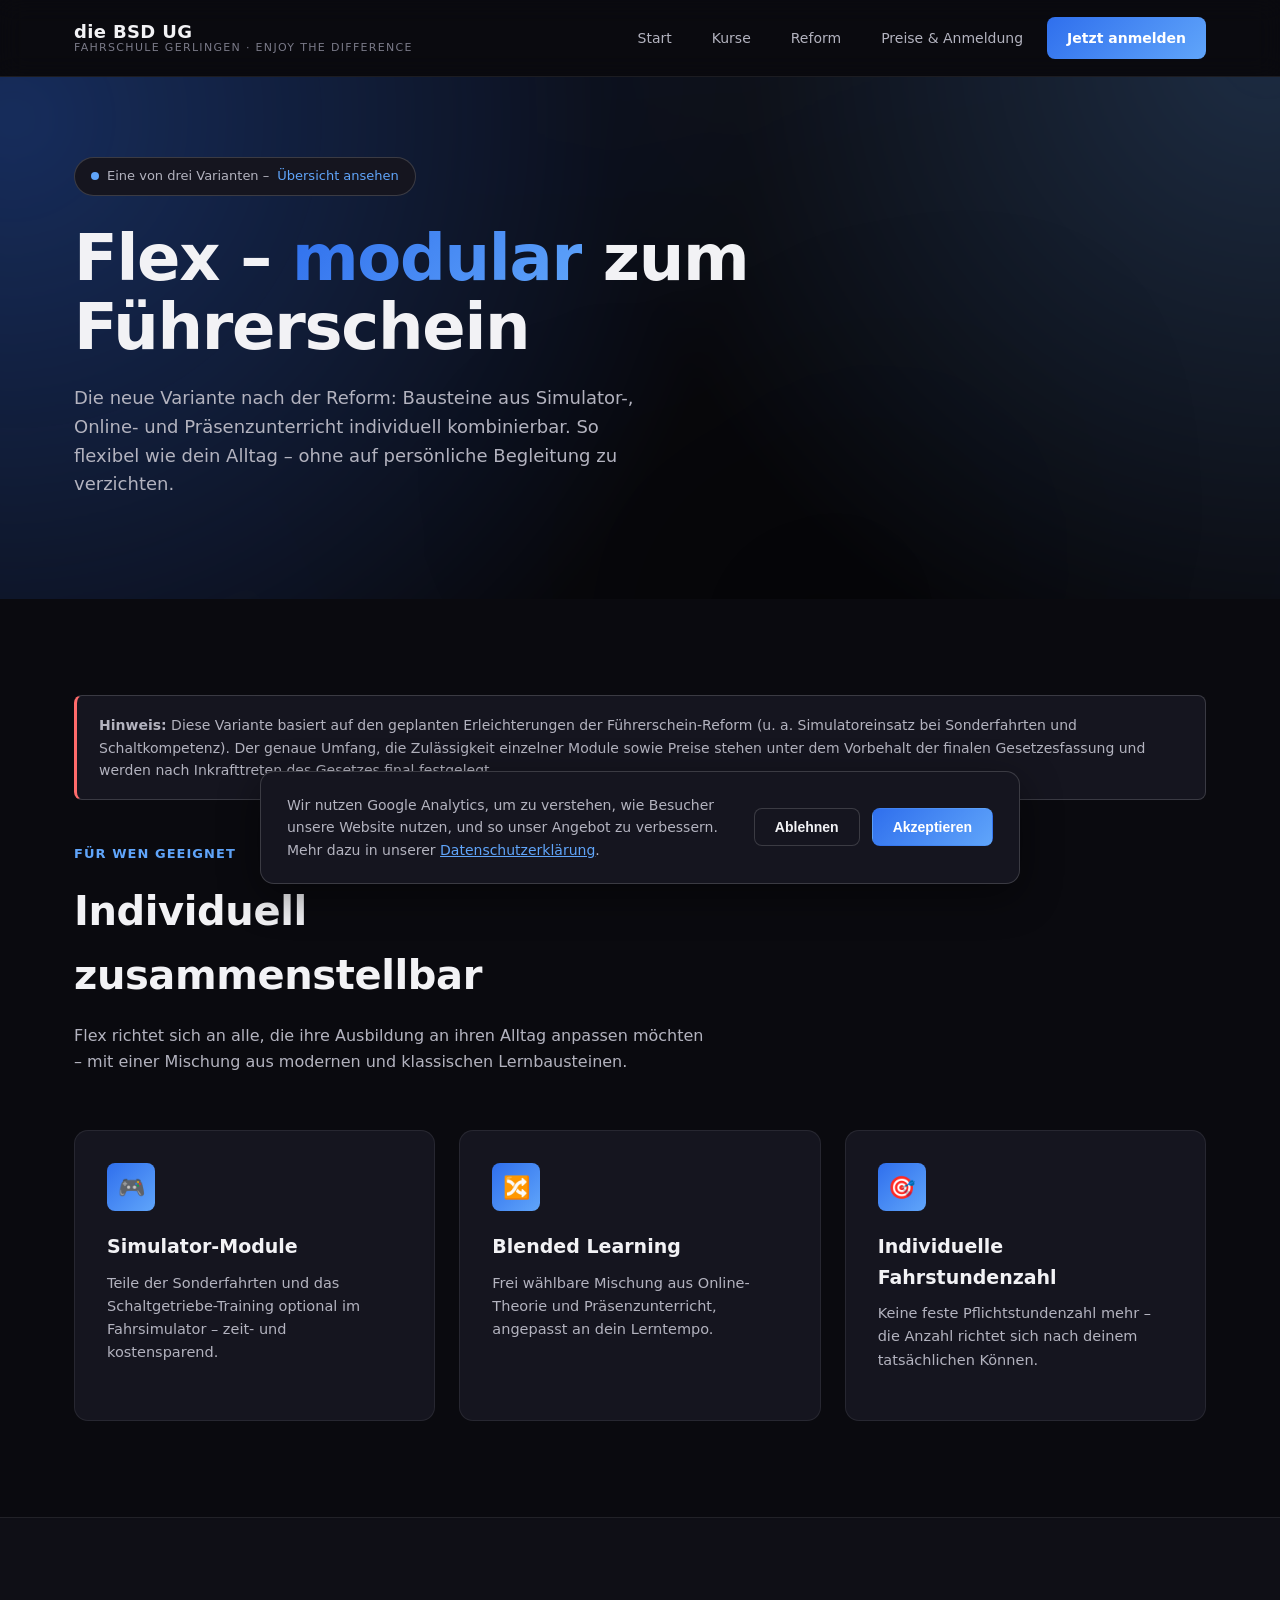
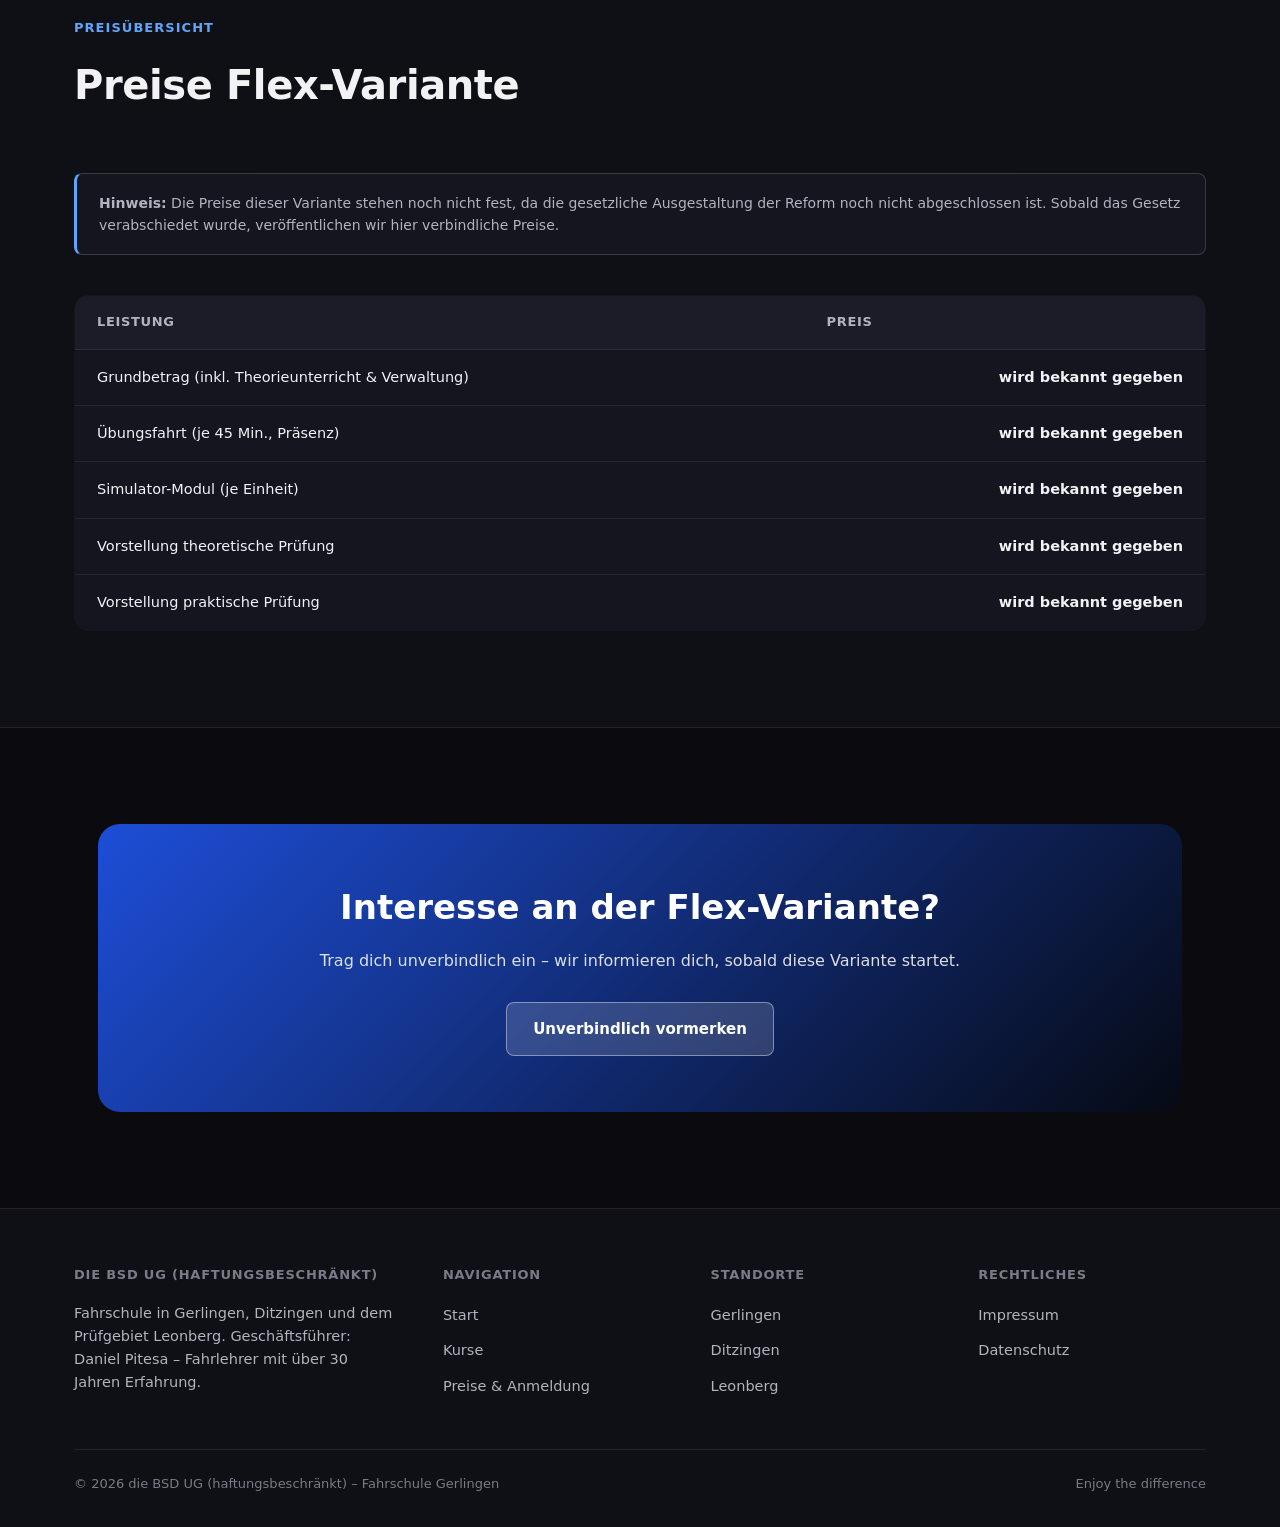
<file: flex.html>
<!DOCTYPE html>
<html lang="de">
<head>
<meta charset="UTF-8">
<meta name="viewport" content="width=device-width, initial-scale=1.0">
<title>Flex – Modulare Ausbildung nach der Reform | die BSD UG</title>
<link rel="icon" type="image/png" href="/assets/img/favicon-32.png">
<link rel="apple-touch-icon" href="/assets/img/favicon-512.png">
<meta name="description" content="Die Flex-Variante: modulare Fahrausbildung mit Simulator-, Online- und Präsenzbausteinen nach der Führerschein-Reform.">
<meta name="robots" content="noindex, nofollow">
<link rel="stylesheet" href="assets/css/style.css?v=2">
</head>
<body>

<header class="site-header">
<div class="container">
<a href="index.html" class="logo">die BSD UG <span>Fahrschule Gerlingen · Enjoy the difference</span></a>
<nav class="nav-links">
<a href="index.html">Start</a>
<a href="kurse.html">Kurse</a>
<a href="fuehrerschein-reform.html">Reform</a>
<a href="preise-anmeldung.html">Preise &amp; Anmeldung</a>
<a href="preise-anmeldung.html#anmeldung" class="nav-cta">Jetzt anmelden</a>
</nav>
<button class="nav-toggle" aria-label="Menü öffnen">☰</button>
</div>
</header>

<main>

<section class="hero" style="padding: 80px 0 60px;">
<div class="container">
<div class="hero-badge"><span class="dot"></span> Eine von drei Varianten – <a href="fuehrerschein-reform.html" style="color: var(--accent-2);">Übersicht ansehen</a></div>
<h1>Flex – <span class="highlight">modular</span> zum Führerschein</h1>
<p class="lead">
Die neue Variante nach der Reform: Bausteine aus Simulator-, Online- und
Präsenzunterricht individuell kombinierbar. So flexibel wie dein Alltag –
ohne auf persönliche Begleitung zu verzichten.
</p>
</div>
</section>

<section>
<div class="container">
<div class="legal-callout">
<strong>Hinweis:</strong> Diese Variante basiert auf den geplanten Erleichterungen der
Führerschein-Reform (u. a. Simulatoreinsatz bei Sonderfahrten und Schaltkompetenz).
Der genaue Umfang, die Zulässigkeit einzelner Module sowie Preise
<span class="placeholder">stehen unter dem Vorbehalt der finalen Gesetzesfassung</span>
und werden nach Inkrafttreten des Gesetzes final festgelegt.
</div>

<div class="section-head">
<span class="eyebrow">Für wen geeignet</span>
<h2>Individuell zusammenstellbar</h2>
<p>Flex richtet sich an alle, die ihre Ausbildung an ihren Alltag anpassen möchten –
mit einer Mischung aus modernen und klassischen Lernbausteinen.</p>
</div>

<div class="grid grid-3">
<div class="card">
<div class="card-icon">🎮</div>
<h3>Simulator-Module</h3>
<p>Teile der Sonderfahrten und das Schaltgetriebe-Training optional im Fahrsimulator –
zeit- und kostensparend.</p>
</div>
<div class="card">
<div class="card-icon">🔀</div>
<h3>Blended Learning</h3>
<p>Frei wählbare Mischung aus Online-Theorie und Präsenzunterricht, angepasst an dein Lerntempo.</p>
</div>
<div class="card">
<div class="card-icon">🎯</div>
<h3>Individuelle Fahrstundenzahl</h3>
<p>Keine feste Pflichtstundenzahl mehr – die Anzahl richtet sich nach deinem tatsächlichen Können.</p>
</div>
</div>
</div>
</section>

<section class="section-alt">
<div class="container">
<div class="section-head">
<span class="eyebrow">Preisübersicht</span>
<h2>Preise Flex-Variante</h2>
</div>

<div class="pricing-note">
<strong>Hinweis:</strong> Die Preise dieser Variante stehen noch nicht fest, da die
gesetzliche Ausgestaltung der Reform noch nicht abgeschlossen ist. Sobald das Gesetz
verabschiedet wurde, veröffentlichen wir hier verbindliche Preise.
</div>

<table class="price-table">
<thead><tr><th>Leistung</th><th>Preis</th></tr></thead>
<tbody>
<tr><td>Grundbetrag (inkl. Theorieunterricht &amp; Verwaltung)</td><td class="price"><span class="placeholder">wird bekannt gegeben</span></td></tr>
<tr><td>Übungsfahrt (je 45 Min., Präsenz)</td><td class="price"><span class="placeholder">wird bekannt gegeben</span></td></tr>
<tr><td>Simulator-Modul (je Einheit)</td><td class="price"><span class="placeholder">wird bekannt gegeben</span></td></tr>
<tr><td>Vorstellung theoretische Prüfung</td><td class="price"><span class="placeholder">wird bekannt gegeben</span></td></tr>
<tr><td>Vorstellung praktische Prüfung</td><td class="price"><span class="placeholder">wird bekannt gegeben</span></td></tr>
</tbody>
</table>
</div>
</section>

<section>
<div class="container">
<div class="cta-band">
<h2>Interesse an der Flex-Variante?</h2>
<p>Trag dich unverbindlich ein – wir informieren dich, sobald diese Variante startet.</p>
<a href="preise-anmeldung.html#anmeldung" class="btn btn-secondary">Unverbindlich vormerken</a>
</div>
</div>
</section>

</main>

<footer class="site-footer">
<div class="container">
<div class="footer-grid">
<div>
<h5>die BSD UG (haftungsbeschränkt)</h5>
<p style="color: var(--text-secondary); font-size: 14.5px; max-width: 320px;">
Fahrschule in Gerlingen, Ditzingen und dem Prüfgebiet Leonberg.
Geschäftsführer: Daniel Pitesa – Fahrlehrer mit über 30 Jahren Erfahrung.
</p>
</div>
<div>
<h5>Navigation</h5>
<ul>
<li><a href="index.html">Start</a></li>
<li><a href="kurse.html">Kurse</a></li>
<li><a href="preise-anmeldung.html">Preise &amp; Anmeldung</a></li>
</ul>
</div>
<div>
<h5>Standorte</h5>
<ul>
<li><a href="index.html">Gerlingen</a></li>
<li><a href="fahrschule-ditzingen.html">Ditzingen</a></li>
<li><a href="fahrschule-leonberg.html">Leonberg</a></li>
</ul>
</div>
<div>
<h5>Rechtliches</h5>
<ul>
<li><a href="impressum.html">Impressum</a></li>
<li><a href="datenschutz.html">Datenschutz</a></li>
</ul>
</div>
</div>
<div class="footer-bottom">
<span>© 2026 die BSD UG (haftungsbeschränkt) – Fahrschule Gerlingen</span>
<span>Enjoy the difference</span>
</div>
</div>
</footer>

<script src="assets/js/consent.js"></script>
<script src="assets/js/main.js"></script>
</body>
</html>
</file>
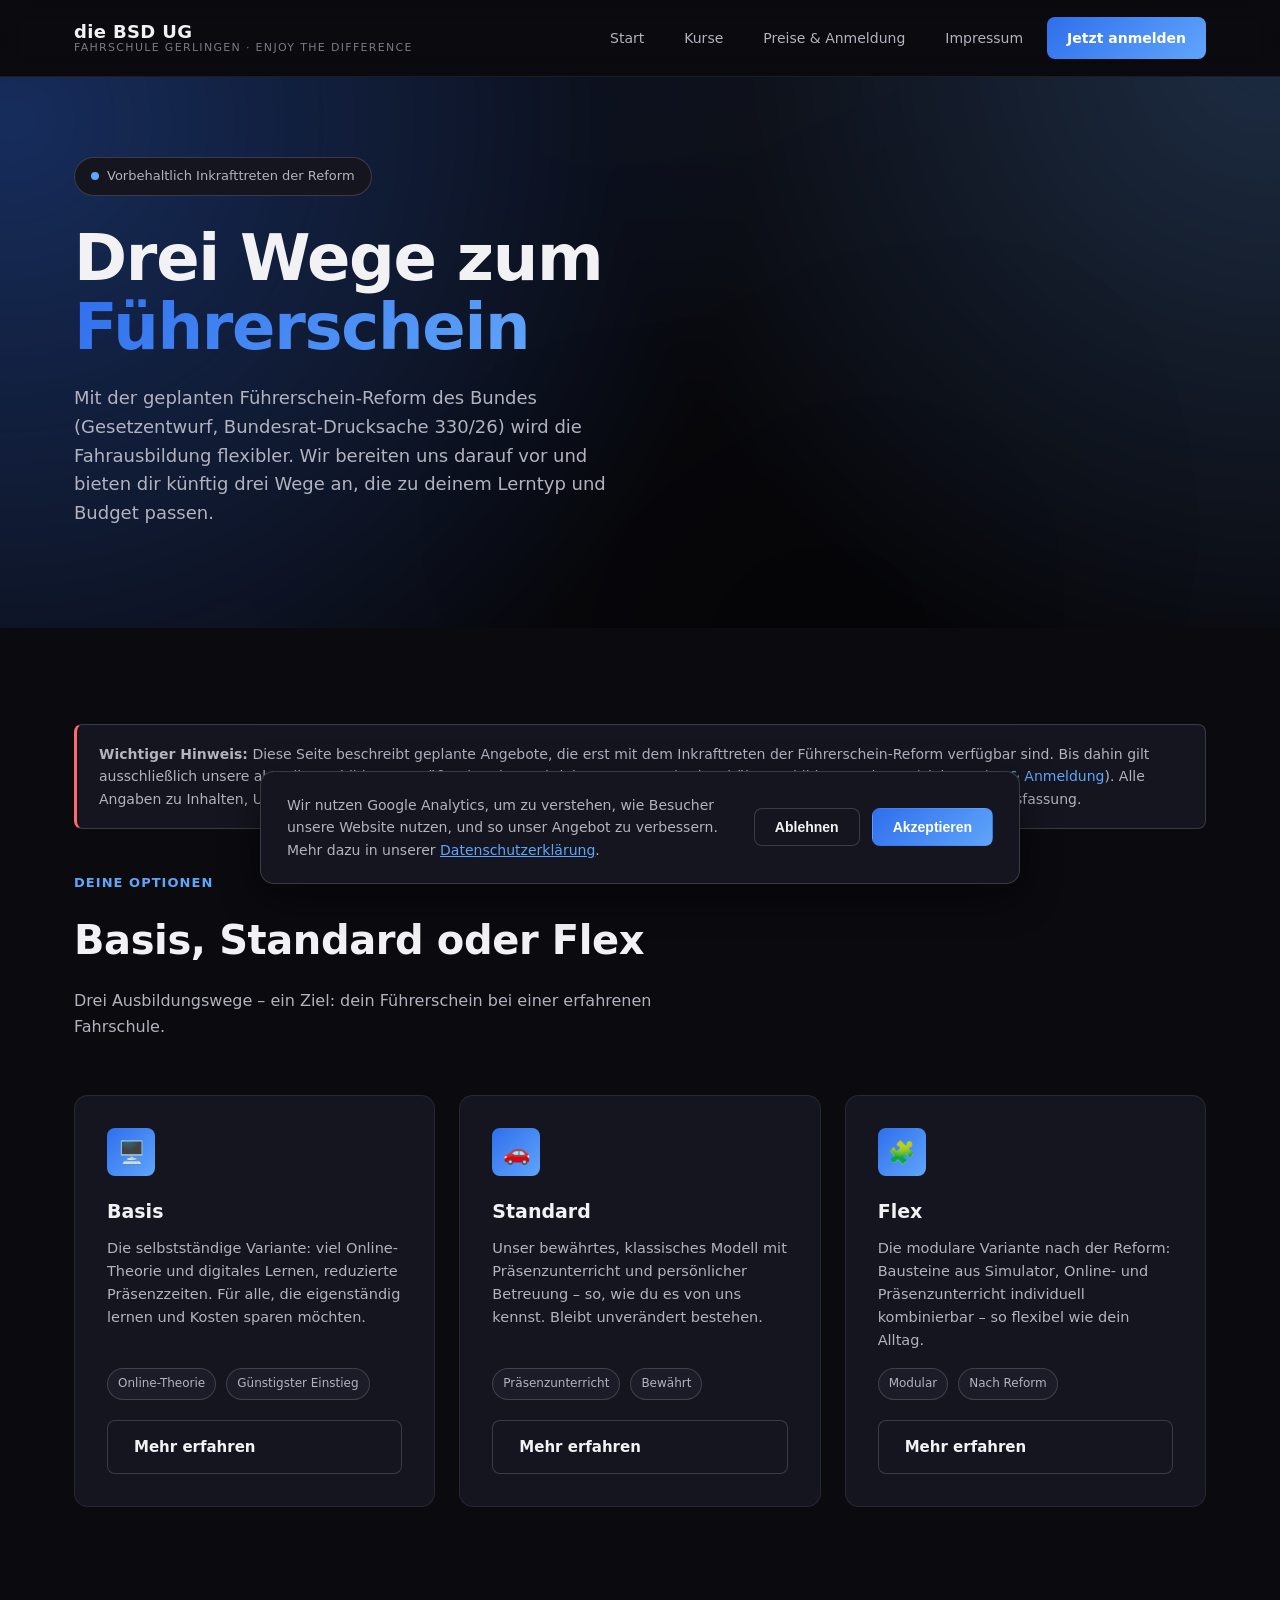
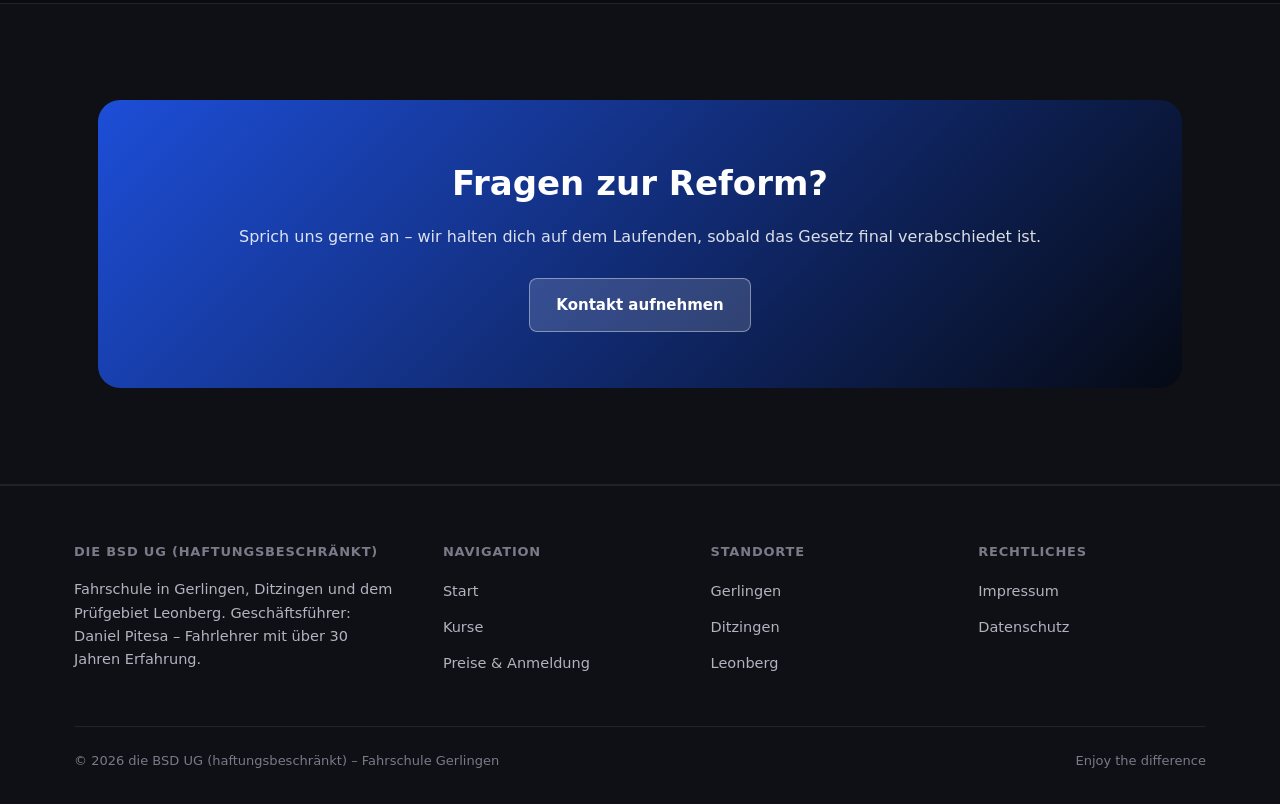
<file: fuehrerschein-reform.html>
<!DOCTYPE html>
  <html lang="de">
  <head>
  <meta charset="UTF-8">
  <meta name="viewport" content="width=device-width, initial-scale=1.0">
  <title>Führerschein-Reform 2026/27 – Drei Wege zum Führerschein | die BSD UG</title>
<link rel="icon" type="image/png" href="/assets/img/favicon-32.png">
  <link rel="apple-touch-icon" href="/assets/img/favicon-512.png">
  <meta name="description" content="Ab Inkrafttreten der Führerschein-Reform bieten wir drei Wege zum Führerschein: Basis, Standard und Flex.">
  <meta name="robots" content="noindex, nofollow">
  <link rel="stylesheet" href="assets/css/style.css?v=2">
  </head>
  <body>

  <header class="site-header">
  <div class="container">
  <a href="index.html" class="logo">die BSD UG <span>Fahrschule Gerlingen · Enjoy the difference</span></a>
  <nav class="nav-links">
  <a href="index.html">Start</a>
  <a href="kurse.html">Kurse</a>
  <a href="preise-anmeldung.html">Preise &amp; Anmeldung</a>
  <a href="impressum.html">Impressum</a>
  <a href="preise-anmeldung.html#anmeldung" class="nav-cta">Jetzt anmelden</a>
  </nav>
  <button class="nav-toggle" aria-label="Menü öffnen">☰</button>
  </div>
  </header>

  <main>

  <section class="hero" style="padding: 80px 0 60px;">
  <div class="container">
  <div class="hero-badge"><span class="dot"></span> Vorbehaltlich Inkrafttreten der Reform</div>
  <h1>Drei Wege zum <span class="highlight">Führerschein</span></h1>
<p class="lead">
Mit der geplanten Führerschein-Reform des Bundes (Gesetzentwurf, Bundesrat-Drucksache 330/26)
wird die Fahrausbildung flexibler. Wir bereiten uns darauf vor und bieten dir künftig
drei Wege an, die zu deinem Lerntyp und Budget passen.
</p>
</div>
</section>

  <section>
  <div class="container">
  <div class="legal-callout">
  <strong>Wichtiger Hinweis:</strong> Diese Seite beschreibt geplante Angebote, die erst mit dem
Inkrafttreten der Führerschein-Reform verfügbar sind. Bis dahin gilt ausschließlich unsere
aktuelle Ausbildung gemäß geltendem Fahrlehrergesetz und Fahrschüler-Ausbildungsordnung
  (siehe <a href="preise-anmeldung.html" style="color: var(--accent-2);">Preise &amp; Anmeldung</a>).
  Alle Angaben zu Inhalten, Umfang und Preisen der neuen Varianten sind vorläufig und
<span class="placeholder">stehen unter dem Vorbehalt der finalen Gesetzesfassung</span>.
</div>

<div class="section-head">
<span class="eyebrow">Deine Optionen</span>
<h2>Basis, Standard oder Flex</h2>
<p>Drei Ausbildungswege – ein Ziel: dein Führerschein bei einer erfahrenen Fahrschule.</p>
</div>

<div class="grid grid-3">
<div class="card">
<div class="card-icon">🖥️</div>
<h3>Basis</h3>
<p>Die selbstständige Variante: viel Online-Theorie und digitales Lernen, reduzierte
  Präsenzzeiten. Für alle, die eigenständig lernen und Kosten sparen möchten.</p>
<div class="card-meta">
<span class="badge">Online-Theorie</span>
<span class="badge">Günstigster Einstieg</span>
</div>
<a href="basis.html" class="btn btn-secondary" style="margin-top: 20px;">Mehr erfahren</a>
  </div>

  <div class="card">
  <div class="card-icon">🚗</div>
  <h3>Standard</h3>
  <p>Unser bewährtes, klassisches Modell mit Präsenzunterricht und persönlicher Betreuung –
so, wie du es von uns kennst. Bleibt unverändert bestehen.</p>
  <div class="card-meta">
  <span class="badge">Präsenzunterricht</span>
  <span class="badge">Bewährt</span>
  </div>
  <a href="standard.html" class="btn btn-secondary" style="margin-top: 20px;">Mehr erfahren</a>
  </div>

  <div class="card">
  <div class="card-icon">🧩</div>
  <h3>Flex</h3>
  <p>Die modulare Variante nach der Reform: Bausteine aus Simulator, Online- und
  Präsenzunterricht individuell kombinierbar – so flexibel wie dein Alltag.</p>
  <div class="card-meta">
  <span class="badge">Modular</span>
  <span class="badge">Nach Reform</span>
  </div>
  <a href="flex.html" class="btn btn-secondary" style="margin-top: 20px;">Mehr erfahren</a>
  </div>
  </div>
  </div>
  </section>

  <section class="section-alt">
  <div class="container">
  <div class="cta-band">
  <h2>Fragen zur Reform?</h2>
<p>Sprich uns gerne an – wir halten dich auf dem Laufenden, sobald das Gesetz final verabschiedet ist.</p>
<a href="preise-anmeldung.html#anmeldung" class="btn btn-secondary">Kontakt aufnehmen</a>
  </div>
  </div>
  </section>

  </main>

  <footer class="site-footer">
  <div class="container">
  <div class="footer-grid">
  <div>
  <h5>die BSD UG (haftungsbeschränkt)</h5>
  <p style="color: var(--text-secondary); font-size: 14.5px; max-width: 320px;">
  Fahrschule in Gerlingen, Ditzingen und dem Prüfgebiet Leonberg.
  Geschäftsführer: Daniel Pitesa – Fahrlehrer mit über 30 Jahren Erfahrung.
  </p>
  </div>
  <div>
  <h5>Navigation</h5>
  <ul>
  <li><a href="index.html">Start</a></li>
  <li><a href="kurse.html">Kurse</a></li>
  <li><a href="preise-anmeldung.html">Preise &amp; Anmeldung</a></li>
  </ul>
  </div>
  <div>
  <h5>Standorte</h5>
  <ul>
  <li><a href="index.html">Gerlingen</a></li>
  <li><a href="fahrschule-ditzingen.html">Ditzingen</a></li>
  <li><a href="fahrschule-leonberg.html">Leonberg</a></li>
  </ul>
  </div>
  <div>
  <h5>Rechtliches</h5>
  <ul>
  <li><a href="impressum.html">Impressum</a></li>
  <li><a href="datenschutz.html">Datenschutz</a></li>
  </ul>
  </div>
  </div>
  <div class="footer-bottom">
  <span>© 2026 die BSD UG (haftungsbeschränkt) – Fahrschule Gerlingen</span>
<span>Enjoy the difference</span>
</div>
</div>
</footer>

<script src="assets/js/consent.js"></script>
<script src="assets/js/main.js"></script>
  </body>
  </html>
</file>
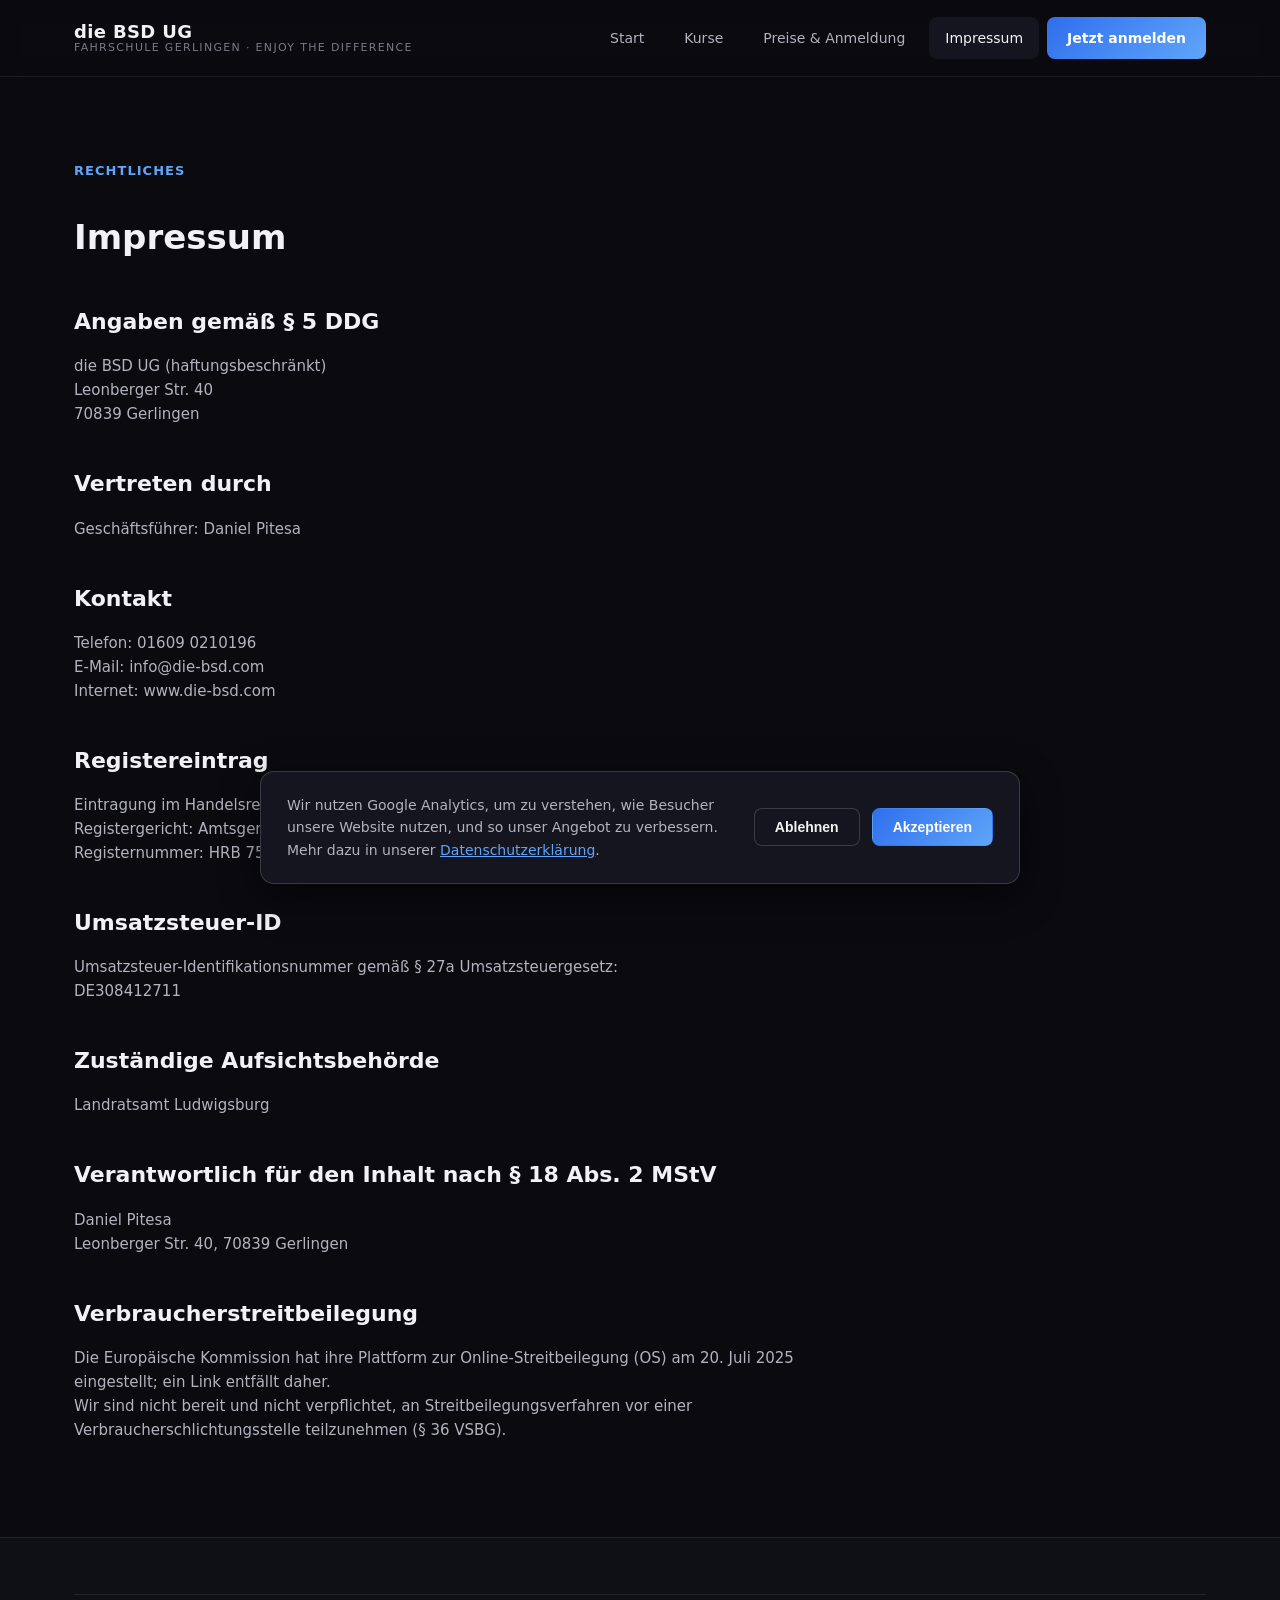
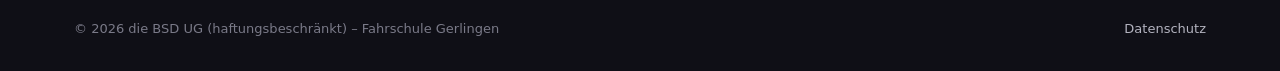
<file: impressum.html>
<!DOCTYPE html>
<html lang="de">
<head>
<meta charset="UTF-8">
<meta name="viewport" content="width=device-width, initial-scale=1.0">
<title>Impressum | die BSD UG – Fahrschule Gerlingen</title>
<link rel="icon" type="image/png" href="/assets/img/favicon-32.png">
<link rel="apple-touch-icon" href="/assets/img/favicon-512.png">
<meta name="description" content="Impressum der Fahrschule die BSD UG (haftungsbeschränkt) in Gerlingen – Anbieterkennzeichnung nach § 5 DDG">
<meta name="robots" content="noindex, follow">
<link rel="canonical" href="https://die-bsd.com/impressum.html">
<meta property="og:type" content="website">
<meta property="og:site_name" content="die BSD UG">
<meta property="og:locale" content="de_DE">
<meta property="og:title" content="Impressum | die BSD UG – Fahrschule Gerlingen">
<meta property="og:url" content="https://die-bsd.com/impressum.html">
<link rel="stylesheet" href="assets/css/style.css?v=2">
</head>
<body>

<header class="site-header">
  <div class="container">
    <a href="index.html" class="logo">die BSD UG <span>Fahrschule Gerlingen · Enjoy the difference</span></a>
    <nav class="nav-links">
      <a href="index.html">Start</a>
      <a href="kurse.html">Kurse</a>
      <a href="preise-anmeldung.html">Preise &amp; Anmeldung</a>
      <a href="impressum.html" class="active">Impressum</a>
      <a href="preise-anmeldung.html#anmeldung" class="nav-cta">Jetzt anmelden</a>
    </nav>
    <button class="nav-toggle" aria-label="Menü öffnen">☰</button>
  </div>
</header>

<main>
  <section style="padding: 80px 0;">
    <div class="container">
      <div class="legal-content">
        <span class="eyebrow">Rechtliches</span>
        <h1 style="margin: 14px 0 28px; font-size: 34px;">Impressum</h1>

        <h2>Angaben gemäß § 5 DDG</h2>
        <p>
          die BSD UG (haftungsbeschränkt)<br>
          Leonberger Str. 40<br>
          70839 Gerlingen
        </p>

        <h2>Vertreten durch</h2>
        <p>Geschäftsführer: Daniel Pitesa</p>

        <h2>Kontakt</h2>
        <p>
          Telefon: 01609 0210196<br>
          E-Mail: info@die-bsd.com<br>
          Internet: www.die-bsd.com
        </p>

        <h2>Registereintrag</h2>
        <p>
          Eintragung im Handelsregister.<br>
          Registergericht: Amtsgericht Stuttgart<br>
          Registernummer: HRB 758055
        </p>

        <h2>Umsatzsteuer-ID</h2>
        <p>
          Umsatzsteuer-Identifikationsnummer gemäß § 27a Umsatzsteuergesetz:<br>
          DE308412711
        </p>

        <h2>Zuständige Aufsichtsbehörde</h2>
        <p>Landratsamt Ludwigsburg</p>

        <h2>Verantwortlich für den Inhalt nach § 18 Abs. 2 MStV</h2>
        <p>
          Daniel Pitesa<br>
          Leonberger Str. 40, 70839 Gerlingen
        </p>

        <h2>Verbraucherstreitbeilegung</h2>
        <p>
          Die Europäische Kommission hat ihre Plattform zur Online-Streitbeilegung (OS) am 20. Juli 2025 eingestellt; ein Link entfällt daher.<br>
          Wir sind nicht bereit und nicht verpflichtet, an Streitbeilegungsverfahren vor einer Verbraucherschlichtungsstelle teilzunehmen (§ 36 VSBG).
        </p>
      </div>
    </div>
  </section>
</main>

<footer class="site-footer">
  <div class="container">
    <div class="footer-bottom">
      <span>© 2026 die BSD UG (haftungsbeschränkt) – Fahrschule Gerlingen</span>
      <span><a href="datenschutz.html" style="color: var(--text-secondary);">Datenschutz</a></span>
    </div>
  </div>
</footer>

<script src="assets/js/consent.js"></script>
<script src="assets/js/main.js"></script>
</body>
</html>
</file>
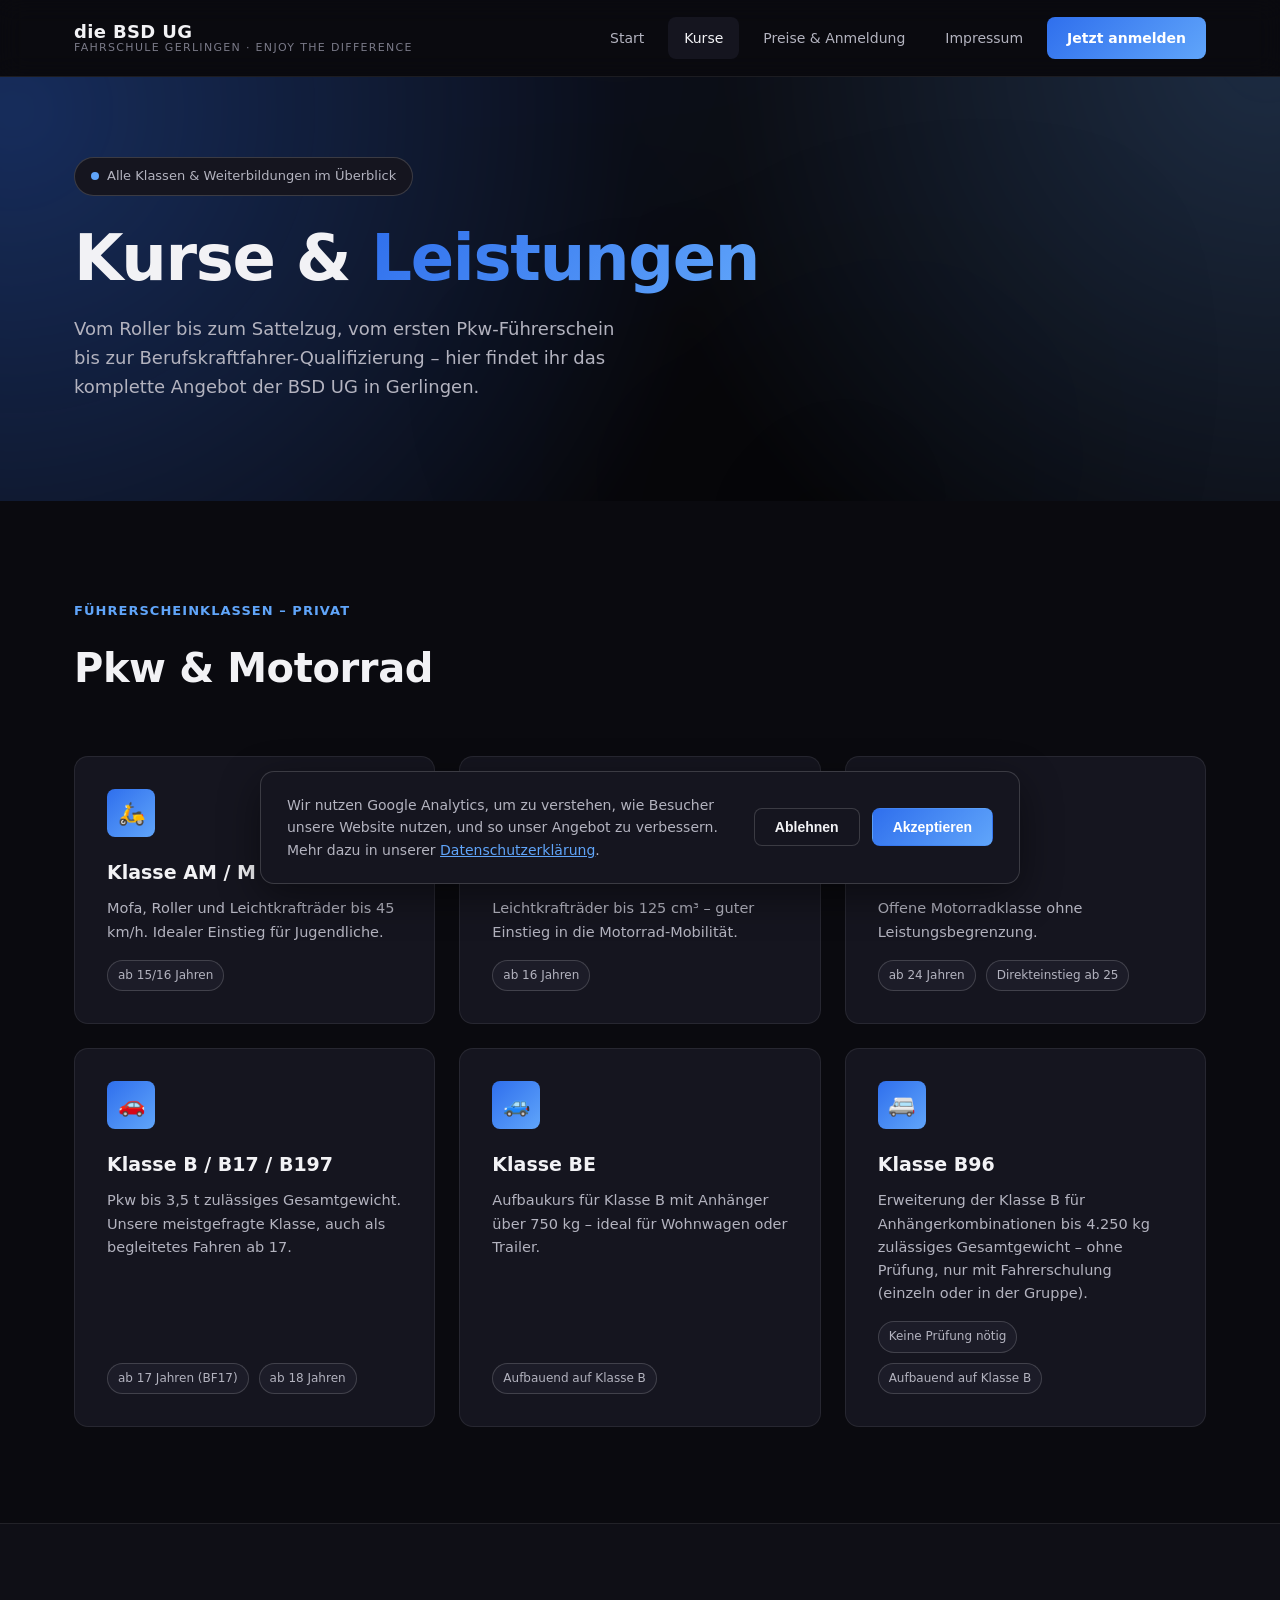
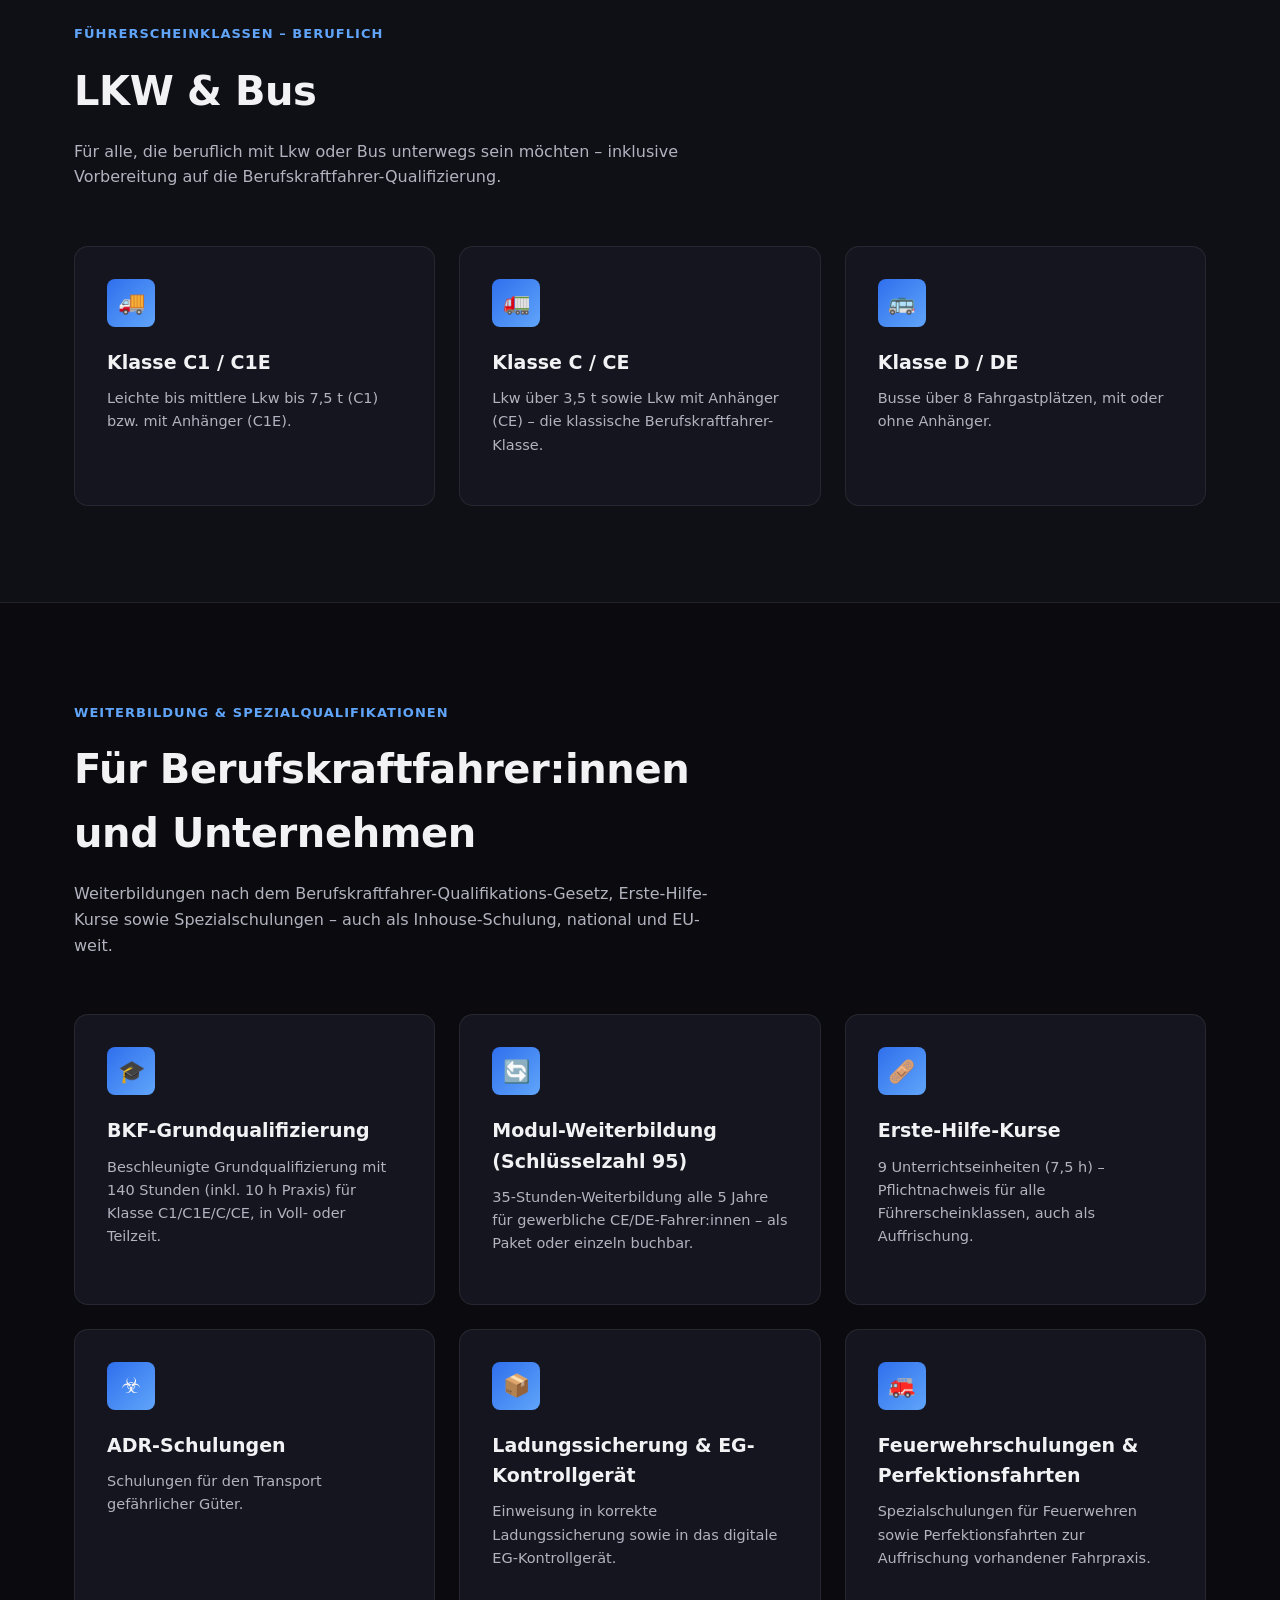
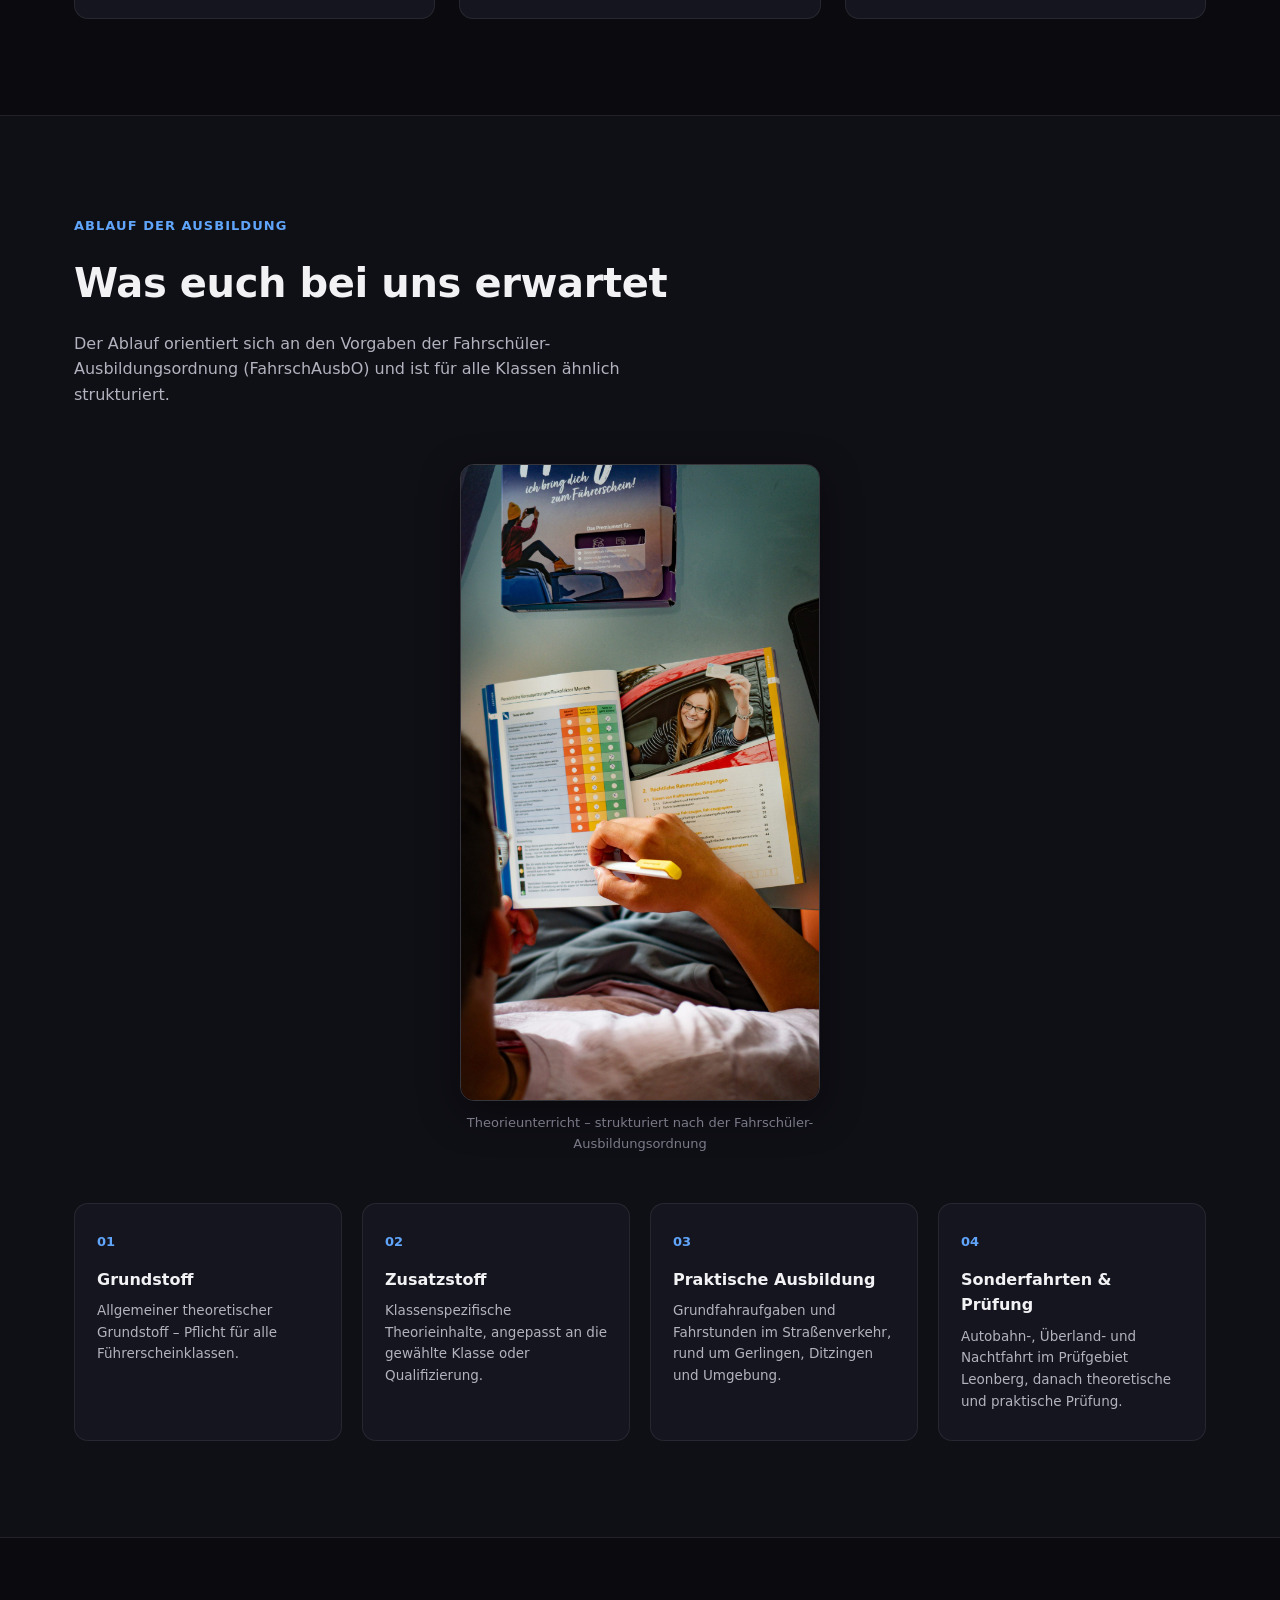
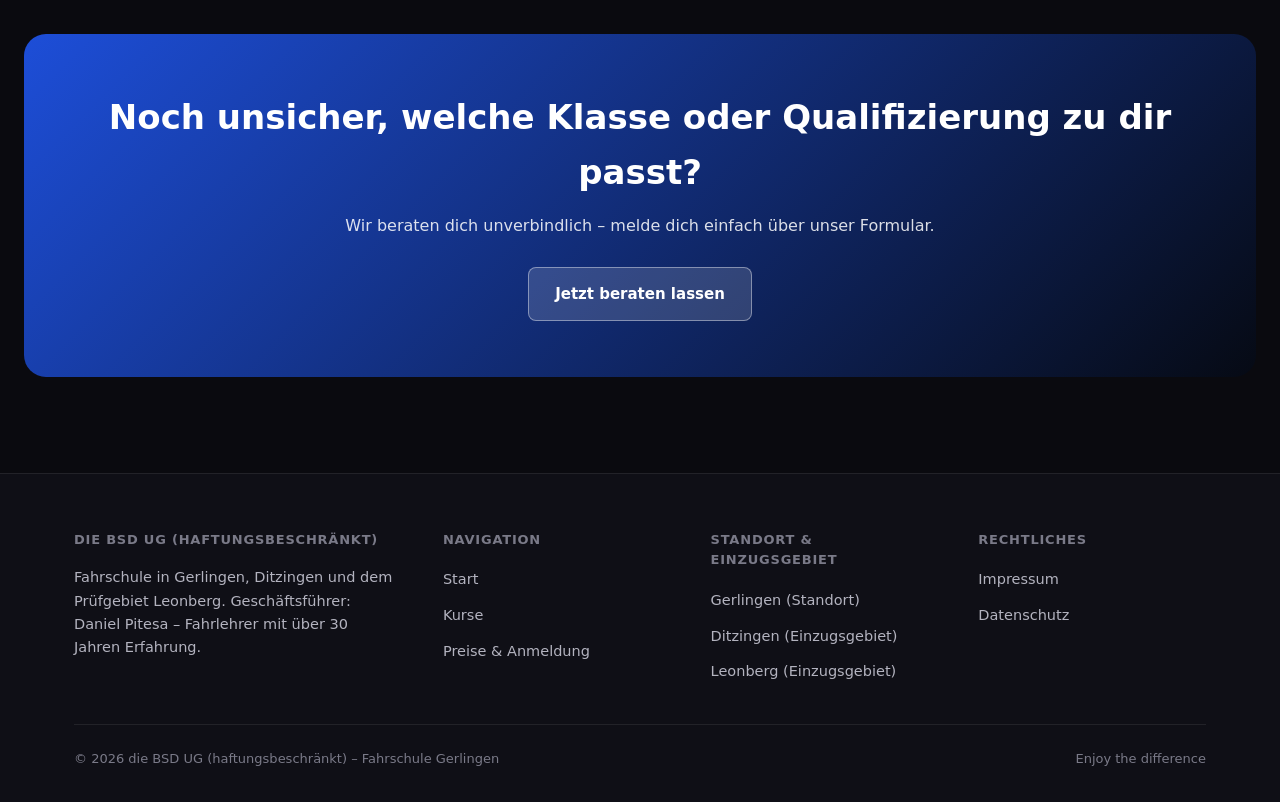
<file: kurse.html>
<!DOCTYPE html>
<html lang="de">
<head>
<meta charset="UTF-8">
<meta name="viewport" content="width=device-width, initial-scale=1.0">
<title>Kurse &amp; Leistungen | die BSD UG – Fahrschule Gerlingen</title>
<link rel="icon" type="image/png" href="/assets/img/favicon-32.png">
<link rel="apple-touch-icon" href="/assets/img/favicon-512.png">
<meta name="description" content="Alle Führerscheinklassen und Weiterbildungen bei der BSD UG in Gerlingen: B, BE, A, A1, AM, LKW/Bus (C, CE, C1, C1E, D, DE), BKF-Qualifizierung, Erste-Hilfe, ADR.">
<link rel="canonical" href="https://die-bsd.com/kurse.html">
<meta property="og:type" content="website">
<meta property="og:site_name" content="die BSD UG">
<meta property="og:locale" content="de_DE">
<meta property="og:title" content="Kurse &amp; Leistungen | die BSD UG – Fahrschule Gerlingen">
<meta property="og:description" content="Alle Führerscheinklassen und Weiterbildungen bei der BSD UG in Gerlingen: B, BE, A, A1, AM, LKW/Bus (C, CE, C1, C1E, D, DE), BKF-Qualifizierung, Erste-Hilfe, ADR.">
<meta property="og:url" content="https://die-bsd.com/kurse.html">
<meta property="og:image" content="https://die-bsd.com/assets/img/kurse-theorie.jpg">
<meta name="twitter:card" content="summary_large_image">
<meta name="twitter:title" content="Kurse &amp; Leistungen | die BSD UG">
<meta name="twitter:description" content="Alle Führerscheinklassen und Weiterbildungen bei der BSD UG in Gerlingen.">
<meta name="twitter:image" content="https://die-bsd.com/assets/img/kurse-theorie.jpg">
<link rel="stylesheet" href="assets/css/style.css?v=2">
<script type="application/ld+json">
{
  "@context": "https://schema.org",
  "@type": "DrivingSchool",
  "@id": "https://die-bsd.com/#business",
  "name": "die BSD UG",
  "url": "https://die-bsd.com/",
  "telephone": "+4916090210196",
  "email": "info@die-bsd.com",
  "priceRange": "€€",
  "address": {
    "@type": "PostalAddress",
    "streetAddress": "Leonberger Str. 40",
    "addressLocality": "Gerlingen",
    "postalCode": "70839",
    "addressRegion": "Baden-Württemberg",
    "addressCountry": "DE"
  },
  "areaServed": [
    { "@type": "City", "name": "Gerlingen" },
    { "@type": "City", "name": "Ditzingen" },
    { "@type": "City", "name": "Leonberg" }
  ]
}
</script>
</head>
<body>

<header class="site-header">
  <div class="container">
    <a href="index.html" class="logo">die BSD UG <span>Fahrschule Gerlingen · Enjoy the difference</span></a>
    <nav class="nav-links">
      <a href="index.html">Start</a>
      <a href="kurse.html" class="active">Kurse</a>
      <a href="preise-anmeldung.html">Preise &amp; Anmeldung</a>
      <a href="impressum.html">Impressum</a>
      <a href="preise-anmeldung.html#anmeldung" class="nav-cta">Jetzt anmelden</a>
    </nav>
    <button class="nav-toggle" aria-label="Menü öffnen">☰</button>
  </div>
</header>

<main>

  <section class="hero" style="padding: 80px 0 60px;">
    <div class="container">
      <div class="hero-badge"><span class="dot"></span> Alle Klassen &amp; Weiterbildungen im Überblick</div>
      <h1>Kurse &amp; <span class="highlight">Leistungen</span></h1>
      <p class="lead">
        Vom Roller bis zum Sattelzug, vom ersten Pkw-Führerschein bis zur Berufskraftfahrer-Qualifizierung –
        hier findet ihr das komplette Angebot der BSD UG in Gerlingen.
      </p>
    </div>
  </section>

  <section>
    <div class="container">
      <div class="section-head">
        <span class="eyebrow">Führerscheinklassen – privat</span>
        <h2>Pkw &amp; Motorrad</h2>
      </div>
      <div class="grid grid-3">

        <div class="card">
          <div class="card-icon">🛵</div>
          <h3>Klasse AM / M</h3>
          <p>Mofa, Roller und Leichtkrafträder bis 45 km/h. Idealer Einstieg für Jugendliche.</p>
          <div class="card-meta"><span class="badge">ab 15/16 Jahren</span></div>
        </div>

        <div class="card">
          <div class="card-icon">🏍️</div>
          <h3>Klasse A1 / A18</h3>
          <p>Leichtkrafträder bis 125 cm³ – guter Einstieg in die Motorrad-Mobilität.</p>
          <div class="card-meta"><span class="badge">ab 16 Jahren</span></div>
        </div>

        <div class="card">
          <div class="card-icon">🏍️</div>
          <h3>Klasse A</h3>
          <p>Offene Motorradklasse ohne Leistungsbegrenzung.</p>
          <div class="card-meta"><span class="badge">ab 24 Jahren</span><span class="badge">Direkteinstieg ab 25</span></div>
        </div>

        <div class="card">
          <div class="card-icon">🚗</div>
          <h3>Klasse B / B17 / B197</h3>
          <p>Pkw bis 3,5 t zulässiges Gesamtgewicht. Unsere meistgefragte Klasse, auch als begleitetes Fahren ab 17.</p>
          <div class="card-meta"><span class="badge">ab 17 Jahren (BF17)</span><span class="badge">ab 18 Jahren</span></div>
        </div>

        <div class="card">
          <div class="card-icon">🚙</div>
          <h3>Klasse BE</h3>
          <p>Aufbaukurs für Klasse B mit Anhänger über 750 kg – ideal für Wohnwagen oder Trailer.</p>
          <div class="card-meta"><span class="badge">Aufbauend auf Klasse B</span></div>
        </div>

        <div class="card">
          <div class="card-icon">🚐</div>
          <h3>Klasse B96</h3>
          <p>Erweiterung der Klasse B für Anhängerkombinationen bis 4.250 kg zulässiges Gesamtgewicht – ohne Prüfung, nur mit Fahrerschulung (einzeln oder in der Gruppe).</p>
          <div class="card-meta"><span class="badge">Keine Prüfung nötig</span><span class="badge">Aufbauend auf Klasse B</span></div>
        </div>

      </div>
    </div>
  </section>

  <section class="section-alt">
    <div class="container">
      <div class="section-head">
        <span class="eyebrow">Führerscheinklassen – beruflich</span>
        <h2>LKW &amp; Bus</h2>
        <p>Für alle, die beruflich mit Lkw oder Bus unterwegs sein möchten – inklusive Vorbereitung auf die Berufskraftfahrer-Qualifizierung.</p>
      </div>
      <div class="grid grid-3">

        <div class="card">
          <div class="card-icon">🚚</div>
          <h3>Klasse C1 / C1E</h3>
          <p>Leichte bis mittlere Lkw bis 7,5 t (C1) bzw. mit Anhänger (C1E).</p>
        </div>

        <div class="card">
          <div class="card-icon">🚛</div>
          <h3>Klasse C / CE</h3>
          <p>Lkw über 3,5 t sowie Lkw mit Anhänger (CE) – die klassische Berufskraftfahrer-Klasse.</p>
        </div>

        <div class="card">
          <div class="card-icon">🚌</div>
          <h3>Klasse D / DE</h3>
          <p>Busse über 8 Fahrgastplätzen, mit oder ohne Anhänger.</p>
        </div>

      </div>
    </div>
  </section>

  <section>
    <div class="container">
      <div class="section-head">
        <span class="eyebrow">Weiterbildung &amp; Spezialqualifikationen</span>
        <h2>Für Berufskraftfahrer:innen und Unternehmen</h2>
        <p>Weiterbildungen nach dem Berufskraftfahrer-Qualifikations-Gesetz, Erste-Hilfe-Kurse sowie Spezialschulungen – auch als Inhouse-Schulung, national und EU-weit.</p>
      </div>
      <div class="grid grid-3">

        <div class="card">
          <div class="card-icon">🎓</div>
          <h3>BKF-Grundqualifizierung</h3>
          <p>Beschleunigte Grundqualifizierung mit 140 Stunden (inkl. 10 h Praxis) für Klasse C1/C1E/C/CE, in Voll- oder Teilzeit.</p>
        </div>

        <div class="card">
          <div class="card-icon">🔄</div>
          <h3>Modul-Weiterbildung (Schlüsselzahl 95)</h3>
          <p>35-Stunden-Weiterbildung alle 5 Jahre für gewerbliche CE/DE-Fahrer:innen – als Paket oder einzeln buchbar.</p>
        </div>

        <div class="card">
          <div class="card-icon">🩹</div>
          <h3>Erste-Hilfe-Kurse</h3>
          <p>9 Unterrichtseinheiten (7,5 h) – Pflichtnachweis für alle Führerscheinklassen, auch als Auffrischung.</p>
        </div>

        <div class="card">
          <div class="card-icon">☣️</div>
          <h3>ADR-Schulungen</h3>
          <p>Schulungen für den Transport gefährlicher Güter.</p>
        </div>

        <div class="card">
          <div class="card-icon">📦</div>
          <h3>Ladungssicherung &amp; EG-Kontrollgerät</h3>
          <p>Einweisung in korrekte Ladungssicherung sowie in das digitale EG-Kontrollgerät.</p>
        </div>

        <div class="card">
          <div class="card-icon">🚒</div>
          <h3>Feuerwehrschulungen &amp; Perfektionsfahrten</h3>
          <p>Spezialschulungen für Feuerwehren sowie Perfektionsfahrten zur Auffrischung vorhandener Fahrpraxis.</p>
        </div>

      </div>
    </div>
  </section>

  <section class="section-alt">
    <div class="container">
      <div class="section-head">
        <span class="eyebrow">Ablauf der Ausbildung</span>
        <h2>Was euch bei uns erwartet</h2>
        <p>Der Ablauf orientiert sich an den Vorgaben der Fahrschüler-Ausbildungsordnung (FahrschAusbO) und ist für alle Klassen ähnlich strukturiert.</p>
      </div>
      <figure class="course-photo">
        <img src="assets/img/kurse-theorie.jpg" alt="Lernmaterial für den Theorieunterricht der Fahrschule BSD UG" loading="lazy">
        <figcaption>Theorieunterricht – strukturiert nach der Fahrschüler-Ausbildungsordnung</figcaption>
      </figure>
      <div class="timeline">
        <div class="timeline-step">
          <h4>Grundstoff</h4>
          <p>Allgemeiner theoretischer Grundstoff – Pflicht für alle Führerscheinklassen.</p>
        </div>
        <div class="timeline-step">
          <h4>Zusatzstoff</h4>
          <p>Klassenspezifische Theorieinhalte, angepasst an die gewählte Klasse oder Qualifizierung.</p>
        </div>
        <div class="timeline-step">
          <h4>Praktische Ausbildung</h4>
          <p>Grundfahraufgaben und Fahrstunden im Straßenverkehr, rund um Gerlingen, Ditzingen und Umgebung.</p>
        </div>
        <div class="timeline-step">
          <h4>Sonderfahrten &amp; Prüfung</h4>
          <p>Autobahn-, Überland- und Nachtfahrt im Prüfgebiet Leonberg, danach theoretische und praktische Prüfung.</p>
        </div>
      </div>
    </div>
  </section>

  <section>
    <div class="cta-band">
      <h2>Noch unsicher, welche Klasse oder Qualifizierung zu dir passt?</h2>
      <p>Wir beraten dich unverbindlich – melde dich einfach über unser Formular.</p>
      <a href="preise-anmeldung.html#anmeldung" class="btn btn-secondary">Jetzt beraten lassen</a>
    </div>
  </section>

</main>

<footer class="site-footer">
  <div class="container">
    <div class="footer-grid">
      <div>
        <h5>die BSD UG (haftungsbeschränkt)</h5>
        <p style="color: var(--text-secondary); font-size: 14.5px; max-width: 320px;">
          Fahrschule in Gerlingen, Ditzingen und dem Prüfgebiet Leonberg.
          Geschäftsführer: Daniel Pitesa – Fahrlehrer mit über 30 Jahren Erfahrung.
        </p>
      </div>
      <div>
        <h5>Navigation</h5>
        <ul>
          <li><a href="index.html">Start</a></li>
          <li><a href="kurse.html">Kurse</a></li>
          <li><a href="preise-anmeldung.html">Preise &amp; Anmeldung</a></li>
        </ul>
      </div>
      <div>
        <h5>Standort &amp; Einzugsgebiet</h5>
        <ul>
          <li><a href="index.html">Gerlingen (Standort)</a></li>
          <li><a href="fahrschule-ditzingen.html">Ditzingen (Einzugsgebiet)</a></li>
          <li><a href="fahrschule-leonberg.html">Leonberg (Einzugsgebiet)</a></li>
        </ul>
      </div>
      <div>
        <h5>Rechtliches</h5>
        <ul>
          <li><a href="impressum.html">Impressum</a></li>
          <li><a href="datenschutz.html">Datenschutz</a></li>
        </ul>
      </div>
    </div>
    <div class="footer-bottom">
      <span>© 2026 die BSD UG (haftungsbeschränkt) – Fahrschule Gerlingen</span>
      <span>Enjoy the difference</span>
    </div>
  </div>
</footer>

<script src="assets/js/consent.js"></script>
<script src="assets/js/main.js"></script>
</body>
</html>
</file>
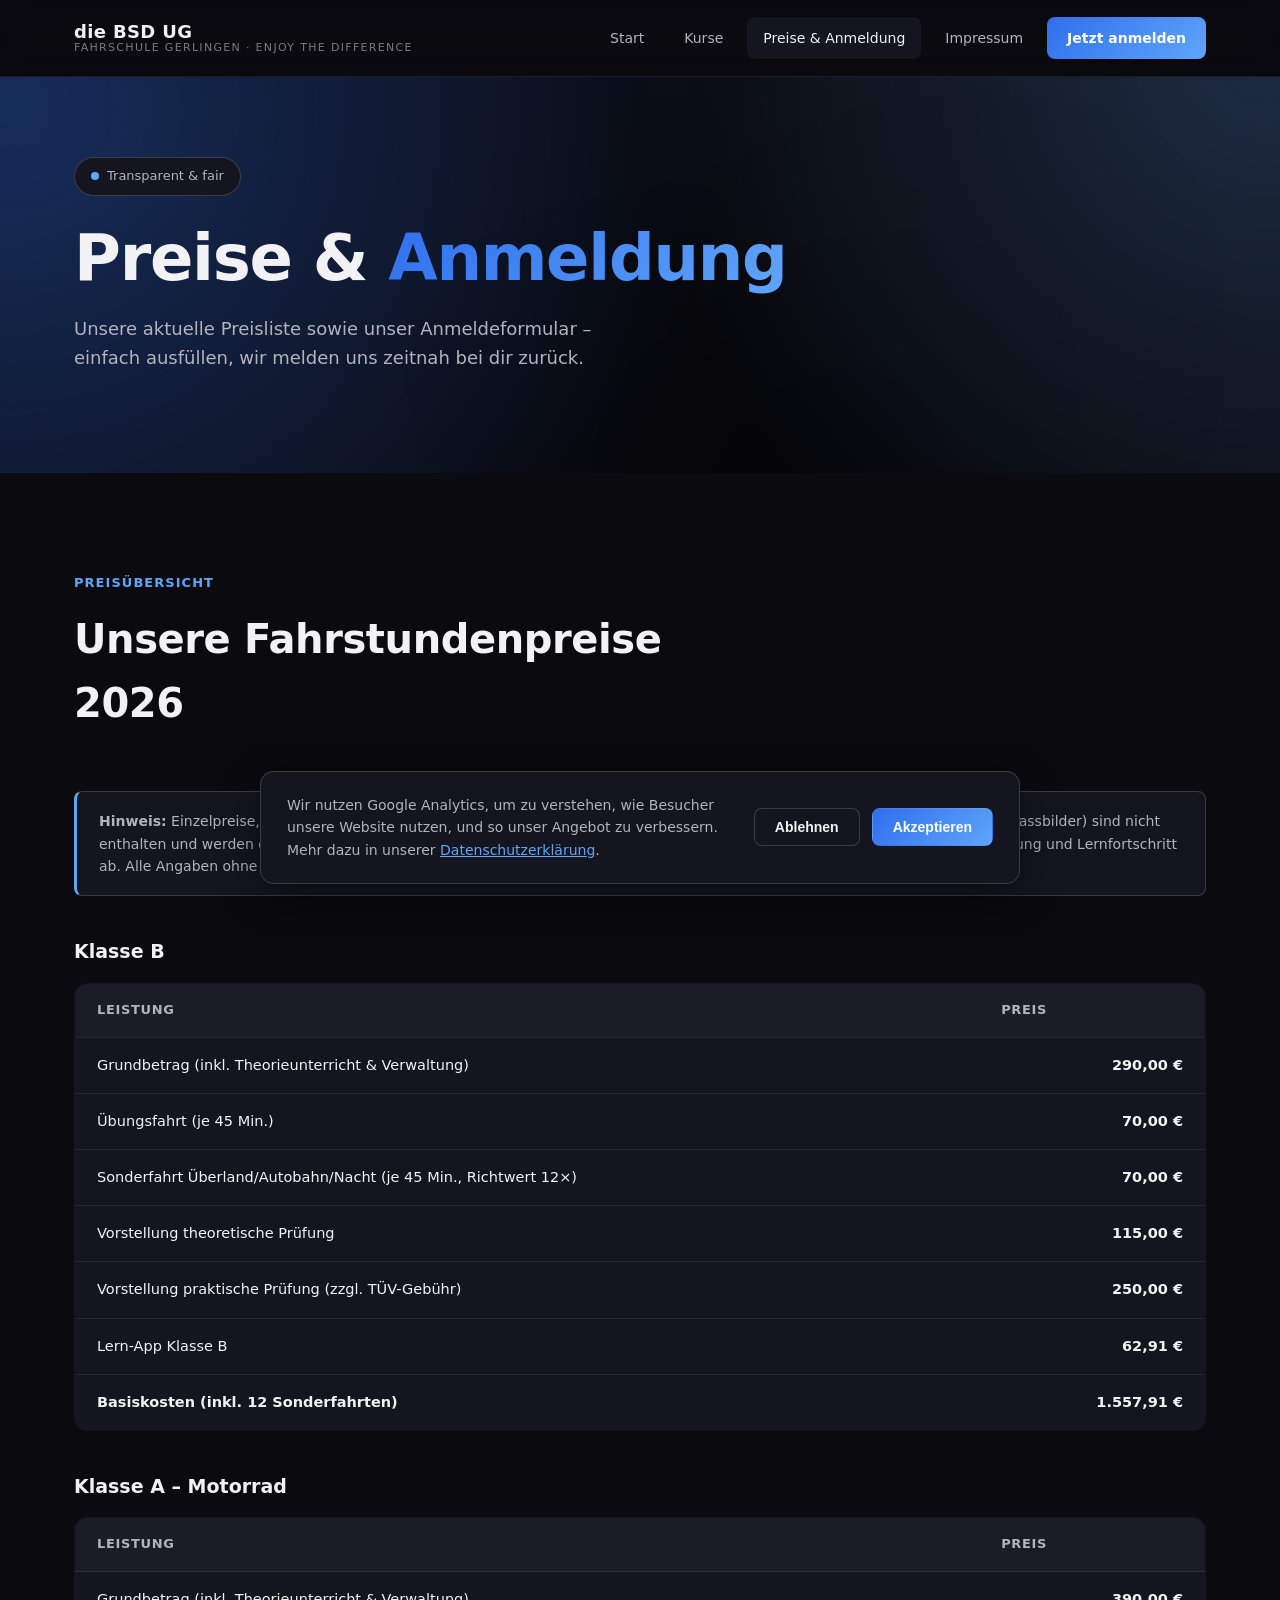
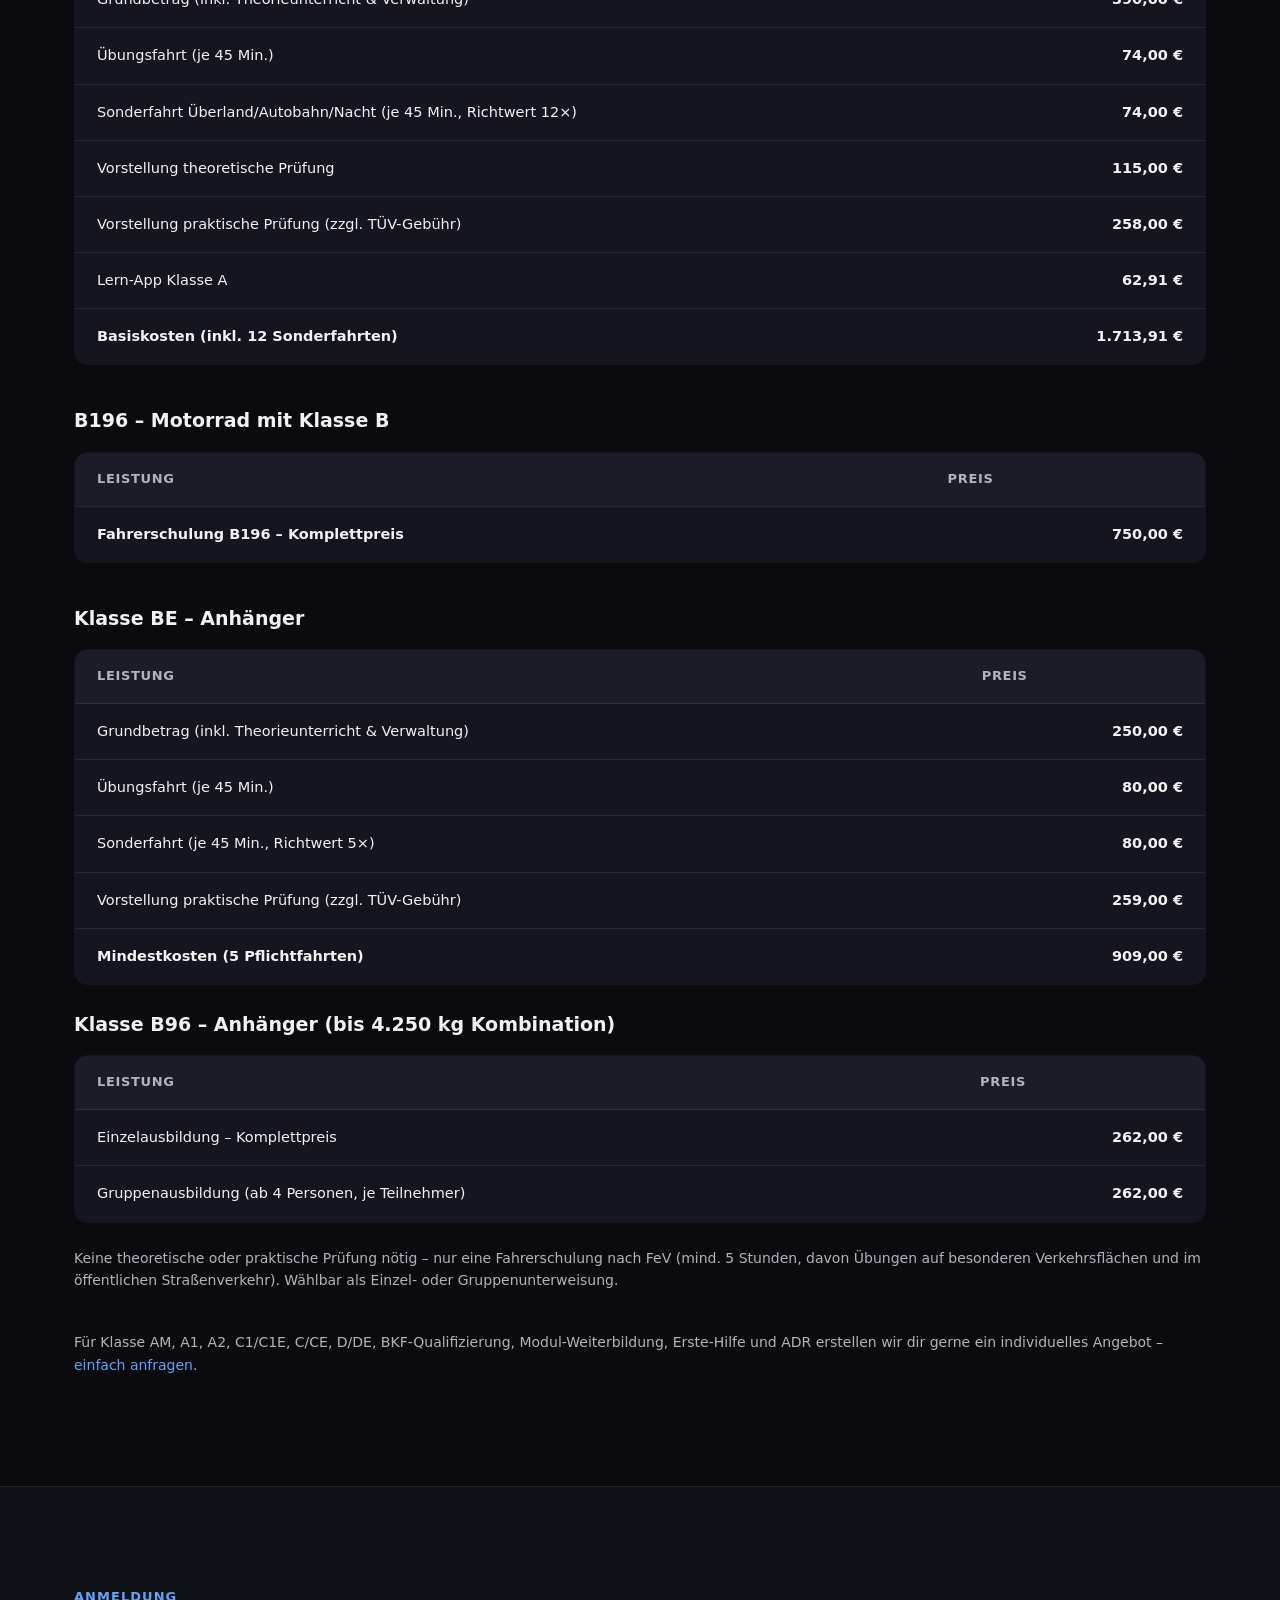
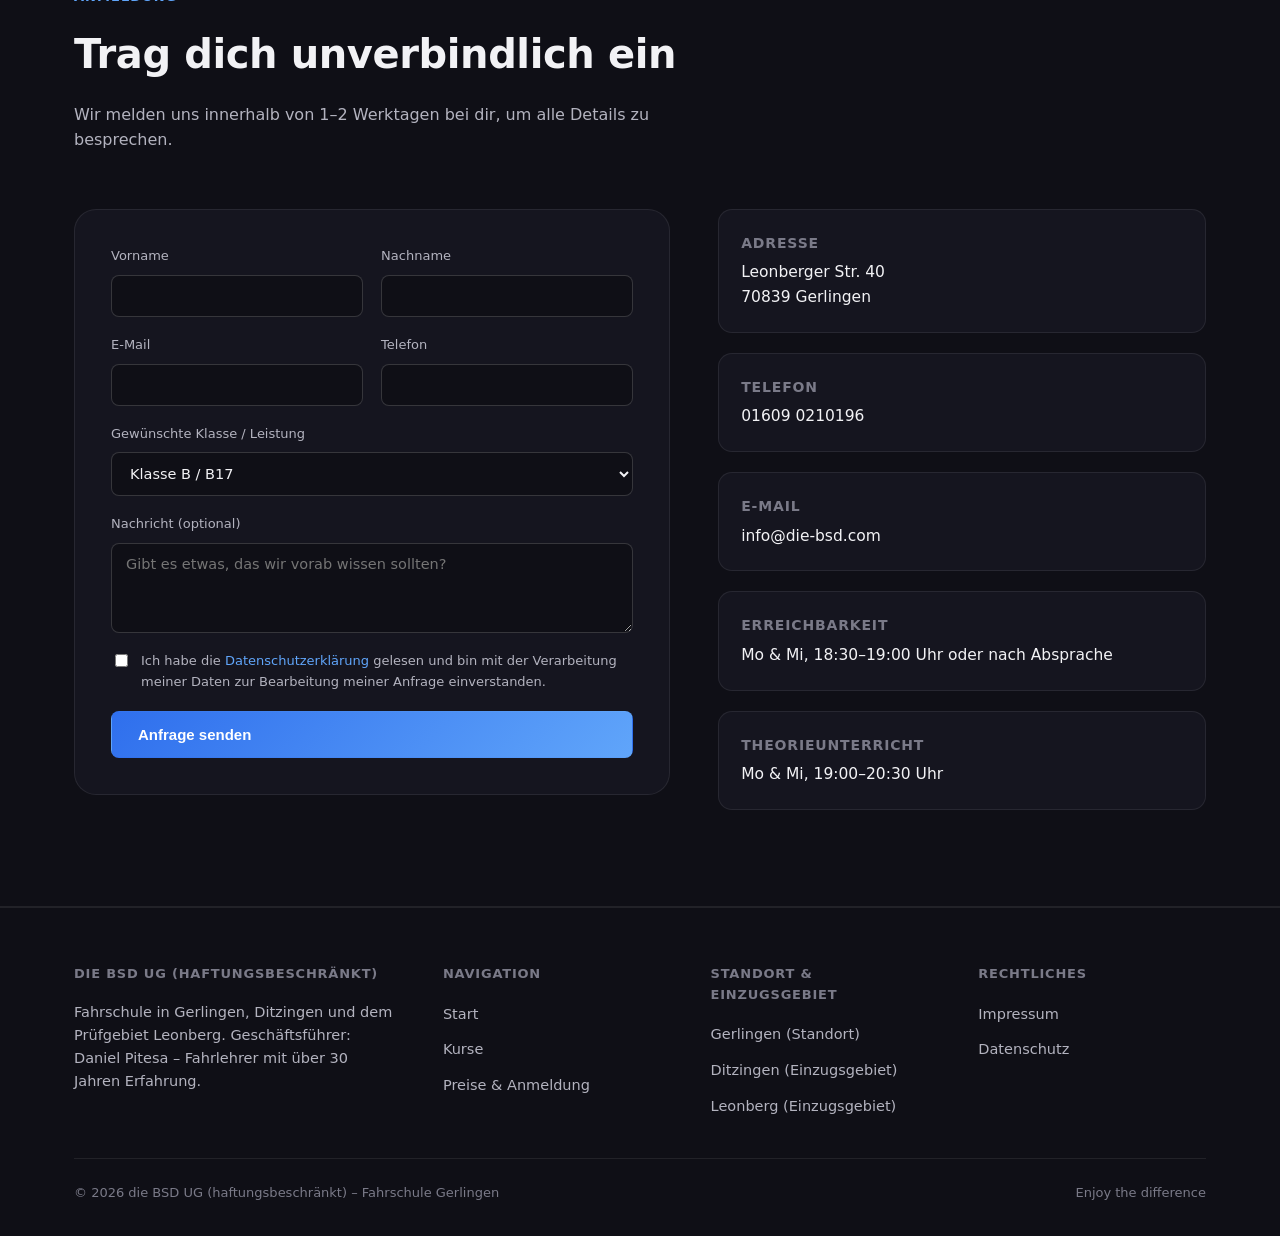
<file: preise-anmeldung.html>
<!DOCTYPE html>
<html lang="de">
<head>
<meta charset="UTF-8">
<meta name="viewport" content="width=device-width, initial-scale=1.0">
<title>Preise &amp; Anmeldung | die BSD UG – Fahrschule Gerlingen</title>
<link rel="icon" type="image/png" href="/assets/img/favicon-32.png">
<link rel="apple-touch-icon" href="/assets/img/favicon-512.png">
<meta name="description" content="Aktuelle Preisliste und Online-Anmeldung für die Fahrschule die BSD UG in Gerlingen.">
<link rel="canonical" href="https://die-bsd.com/preise-anmeldung.html">
<meta property="og:type" content="website">
<meta property="og:site_name" content="die BSD UG">
<meta property="og:locale" content="de_DE">
<meta property="og:title" content="Preise &amp; Anmeldung | die BSD UG – Fahrschule Gerlingen">
<meta property="og:description" content="Aktuelle Preisliste und Online-Anmeldung für die Fahrschule die BSD UG in Gerlingen.">
<meta property="og:url" content="https://die-bsd.com/preise-anmeldung.html">
<meta property="og:image" content="https://die-bsd.com/assets/img/ueber-mich-daniel.jpg">
<meta name="twitter:card" content="summary_large_image">
<meta name="twitter:title" content="Preise &amp; Anmeldung | die BSD UG">
<meta name="twitter:description" content="Aktuelle Preisliste und Online-Anmeldung für die Fahrschule die BSD UG in Gerlingen.">
<meta name="twitter:image" content="https://die-bsd.com/assets/img/ueber-mich-daniel.jpg">
<link rel="stylesheet" href="assets/css/style.css?v=2">
<script type="application/ld+json">
{
  "@context": "https://schema.org",
  "@type": "DrivingSchool",
  "@id": "https://die-bsd.com/#business",
  "name": "die BSD UG",
  "url": "https://die-bsd.com/",
  "telephone": "+4916090210196",
  "email": "info@die-bsd.com",
  "priceRange": "€€",
  "address": {
    "@type": "PostalAddress",
    "streetAddress": "Leonberger Str. 40",
    "addressLocality": "Gerlingen",
    "postalCode": "70839",
    "addressRegion": "Baden-Württemberg",
    "addressCountry": "DE"
  },
  "areaServed": [
    { "@type": "City", "name": "Gerlingen" },
    { "@type": "City", "name": "Ditzingen" },
    { "@type": "City", "name": "Leonberg" }
  ]
}
</script>
</head>
<body>

<header class="site-header">
  <div class="container">
    <a href="index.html" class="logo">die BSD UG <span>Fahrschule Gerlingen · Enjoy the difference</span></a>
    <nav class="nav-links">
      <a href="index.html">Start</a>
      <a href="kurse.html">Kurse</a>
      <a href="preise-anmeldung.html" class="active">Preise &amp; Anmeldung</a>
      <a href="impressum.html">Impressum</a>
      <a href="preise-anmeldung.html#anmeldung" class="nav-cta">Jetzt anmelden</a>
    </nav>
    <button class="nav-toggle" aria-label="Menü öffnen">☰</button>
  </div>
</header>

<main>

  <section class="hero" style="padding: 80px 0 60px;">
    <div class="container">
      <div class="hero-badge"><span class="dot"></span> Transparent &amp; fair</div>
      <h1>Preise &amp; <span class="highlight">Anmeldung</span></h1>
      <p class="lead">
        Unsere aktuelle Preisliste sowie unser Anmeldeformular –
        einfach ausfüllen, wir melden uns zeitnah bei dir zurück.
      </p>
    </div>
  </section>

  <section>
    <div class="container">
      <div class="section-head">
        <span class="eyebrow">Preisübersicht</span>
        <h2>Unsere Fahrstundenpreise 2026</h2>
      </div>

      <div class="pricing-note">
        <strong>Hinweis:</strong> Einzelpreise, gültig ab 28.09.2026. Prüfungsgebühren des TÜV sowie
        Behördengebühren (Führerscheinantrag, Sehtest, Passbilder) sind nicht enthalten und werden
        gesondert berechnet. Die Anzahl zusätzlicher Übungsstunden ist individuell und hängt von
        Talent, Vorerfahrung und Lernfortschritt ab. Alle Angaben ohne Gewähr. Alle Preise verstehen sich inkl. der gesetzlichen Mehrwertsteuer (19 %).
      </div>

      <h3 style="margin: 0 0 16px; font-size: 19px;">Klasse B</h3>
      <table class="price-table" style="margin-bottom: 40px;">
        <thead><tr><th>Leistung</th><th>Preis</th></tr></thead>
        <tbody>
          <tr><td>Grundbetrag (inkl. Theorieunterricht &amp; Verwaltung)</td><td class="price">290,00 €</td></tr>
          <tr><td>Übungsfahrt (je 45 Min.)</td><td class="price">70,00 €</td></tr>
          <tr><td>Sonderfahrt Überland/Autobahn/Nacht (je 45 Min., Richtwert 12×)</td><td class="price">70,00 €</td></tr>
          <tr><td>Vorstellung theoretische Prüfung</td><td class="price">115,00 €</td></tr>
          <tr><td>Vorstellung praktische Prüfung (zzgl. TÜV-Gebühr)</td><td class="price">250,00 €</td></tr>
          <tr><td>Lern-App Klasse B</td><td class="price">62,91 €</td></tr>
          <tr><td><strong>Basiskosten (inkl. 12 Sonderfahrten)</strong></td><td class="price"><strong>1.557,91 €</strong></td></tr>
        </tbody>
      </table>

      <h3 style="margin: 0 0 16px; font-size: 19px;">Klasse A – Motorrad</h3>
      <table class="price-table" style="margin-bottom: 40px;">
        <thead><tr><th>Leistung</th><th>Preis</th></tr></thead>
        <tbody>
          <tr><td>Grundbetrag (inkl. Theorieunterricht &amp; Verwaltung)</td><td class="price">390,00 €</td></tr>
          <tr><td>Übungsfahrt (je 45 Min.)</td><td class="price">74,00 €</td></tr>
          <tr><td>Sonderfahrt Überland/Autobahn/Nacht (je 45 Min., Richtwert 12×)</td><td class="price">74,00 €</td></tr>
          <tr><td>Vorstellung theoretische Prüfung</td><td class="price">115,00 €</td></tr>
          <tr><td>Vorstellung praktische Prüfung (zzgl. TÜV-Gebühr)</td><td class="price">258,00 €</td></tr>
          <tr><td>Lern-App Klasse A</td><td class="price">62,91 €</td></tr>
          <tr><td><strong>Basiskosten (inkl. 12 Sonderfahrten)</strong></td><td class="price"><strong>1.713,91 €</strong></td></tr>
        </tbody>
      </table>

      <h3 style="margin: 0 0 16px; font-size: 19px;">B196 – Motorrad mit Klasse B</h3>
      <table class="price-table" style="margin-bottom: 40px;">
        <thead><tr><th>Leistung</th><th>Preis</th></tr></thead>
        <tbody>
          <tr><td><strong>Fahrerschulung B196 – Komplettpreis</strong></td><td class="price"><strong>750,00 €</strong></td></tr>
        </tbody>
      </table>

      <h3 style="margin: 0 0 16px; font-size: 19px;">Klasse BE – Anhänger</h3>
      <table class="price-table" style="margin-bottom: 24px;">
        <thead><tr><th>Leistung</th><th>Preis</th></tr></thead>
        <tbody>
          <tr><td>Grundbetrag (inkl. Theorieunterricht &amp; Verwaltung)</td><td class="price">250,00 €</td></tr>
          <tr><td>Übungsfahrt (je 45 Min.)</td><td class="price">80,00 €</td></tr>
          <tr><td>Sonderfahrt (je 45 Min., Richtwert 5×)</td><td class="price">80,00 €</td></tr>
          <tr><td>Vorstellung praktische Prüfung (zzgl. TÜV-Gebühr)</td><td class="price">259,00 €</td></tr>
          <tr><td><strong>Mindestkosten (5 Pflichtfahrten)</strong></td><td class="price"><strong>909,00 €</strong></td></tr>
        </tbody>
      </table>

      <h3 style="margin: 0 0 16px; font-size: 19px;">Klasse B96 – Anhänger (bis 4.250 kg Kombination)</h3>
      <table class="price-table" style="margin-bottom: 24px;">
        <thead><tr><th>Leistung</th><th>Preis</th></tr></thead>
        <tbody>
          <tr><td>Einzelausbildung – Komplettpreis</td><td class="price">262,00 €</td></tr>
          <tr><td>Gruppenausbildung (ab 4 Personen, je Teilnehmer)</td><td class="price">262,00 €</td></tr>
        </tbody>
      </table>
      <p style="color: var(--text-secondary); font-size: 14px; margin-bottom: 40px;">
        Keine theoretische oder praktische Prüfung nötig – nur eine Fahrerschulung nach FeV
        (mind. 5 Stunden, davon Übungen auf besonderen Verkehrsflächen und im öffentlichen
        Straßenverkehr). Wählbar als Einzel- oder Gruppenunterweisung.
      </p>

      <p style="color: var(--text-secondary); font-size: 14px;">
        Für Klasse AM, A1, A2, C1/C1E, C/CE, D/DE, BKF-Qualifizierung, Modul-Weiterbildung,
        Erste-Hilfe und ADR erstellen wir dir gerne ein individuelles Angebot –
        <a href="#anmeldung" style="color: var(--accent-2);">einfach anfragen</a>.
      </p>
    </div>
  </section>

  <section class="section-alt" id="anmeldung">
    <div class="container">
      <div class="section-head">
        <span class="eyebrow">Anmeldung</span>
        <h2>Trag dich unverbindlich ein</h2>
        <p>Wir melden uns innerhalb von 1–2 Werktagen bei dir, um alle Details zu besprechen.</p>
      </div>

      <div class="form-layout">
        <form class="contact-form" id="anmeldeform" method="POST" action="contact-handler.php">
          <div class="form-row">
            <div class="field">
              <label for="vorname">Vorname</label>
              <input type="text" id="vorname" name="vorname" required>
            </div>
            <div class="field">
              <label for="nachname">Nachname</label>
              <input type="text" id="nachname" name="nachname" required>
            </div>
          </div>

          <div class="form-row">
            <div class="field">
              <label for="email">E-Mail</label>
              <input type="email" id="email" name="email" required>
            </div>
            <div class="field">
              <label for="telefon">Telefon</label>
              <input type="tel" id="telefon" name="telefon">
            </div>
          </div>

          <div class="field">
            <label for="klasse">Gewünschte Klasse / Leistung</label>
            <select id="klasse" name="klasse">
              <option value="AM">Klasse AM / M</option>
              <option value="A1">Klasse A1 / A18</option>
              <option value="A">Klasse A</option>
              <option value="B" selected>Klasse B / B17</option>
              <option value="BE">Klasse BE</option>
              <option value="B96">Klasse B96 (Anhänger)</option>
              <option value="C1/C1E">Klasse C1 / C1E</option>
              <option value="C/CE">Klasse C / CE</option>
              <option value="D/DE">Klasse D / DE</option>
              <option value="BKF">BKF-Grundqualifizierung</option>
              <option value="Weiterbildung">Modul-Weiterbildung (Schlüsselzahl 95)</option>
              <option value="Erste-Hilfe">Erste-Hilfe-Kurs</option>
              <option value="ADR">ADR-Schulung</option>
              <option value="Intensivkurs-Weihnachten">Intensivkurs 23.12.–5.1. – anmelden</option>
              <option value="Beratung">Ich möchte mich erst beraten lassen</option>
            </select>
          </div>

          <div class="field">
            <label for="nachricht">Nachricht (optional)</label>
            <textarea id="nachricht" name="nachricht" rows="4" placeholder="Gibt es etwas, das wir vorab wissen sollten?"></textarea>
          </div>

          <div class="field field-checkbox">
            <input type="checkbox" id="datenschutz" name="datenschutz" required>
            <label for="datenschutz">
              Ich habe die <a href="datenschutz.html" style="color: var(--accent-2);">Datenschutzerklärung</a>
              gelesen und bin mit der Verarbeitung meiner Daten zur Bearbeitung meiner Anfrage einverstanden.
            </label>
          </div>

          <button type="submit" class="btn btn-primary">Anfrage senden</button>
          <div class="form-status" id="form-status"></div>
        </form>

        <div class="info-panel">
          <div class="info-item">
            <h4>Adresse</h4>
            <p>Leonberger Str. 40<br>70839 Gerlingen</p>
          </div>
          <div class="info-item">
            <h4>Telefon</h4>
            <p><a href="tel:+4916090210196" style="color: var(--text);">01609 0210196</a></p>
          </div>
          <div class="info-item">
            <h4>E-Mail</h4>
            <p><a href="mailto:info@die-bsd.com" style="color: var(--text);">info@die-bsd.com</a></p>
          </div>
          <div class="info-item">
            <h4>Erreichbarkeit</h4>
            <p>Mo &amp; Mi, 18:30&ndash;19:00 Uhr oder nach Absprache</p>
          </div>
          <div class="info-item">
            <h4>Theorieunterricht</h4>
            <p>Mo &amp; Mi, 19:00&ndash;20:30 Uhr</p>
          </div>
        </div>
      </div>
    </div>
  </section>

</main>

<footer class="site-footer">
  <div class="container">
    <div class="footer-grid">
      <div>
        <h5>die BSD UG (haftungsbeschränkt)</h5>
        <p style="color: var(--text-secondary); font-size: 14.5px; max-width: 320px;">
          Fahrschule in Gerlingen, Ditzingen und dem Prüfgebiet Leonberg.
          Geschäftsführer: Daniel Pitesa – Fahrlehrer mit über 30 Jahren Erfahrung.
        </p>
      </div>
      <div>
        <h5>Navigation</h5>
        <ul>
          <li><a href="index.html">Start</a></li>
          <li><a href="kurse.html">Kurse</a></li>
          <li><a href="preise-anmeldung.html">Preise &amp; Anmeldung</a></li>
        </ul>
      </div>
      <div>
        <h5>Standort &amp; Einzugsgebiet</h5>
        <ul>
          <li><a href="index.html">Gerlingen (Standort)</a></li>
          <li><a href="fahrschule-ditzingen.html">Ditzingen (Einzugsgebiet)</a></li>
          <li><a href="fahrschule-leonberg.html">Leonberg (Einzugsgebiet)</a></li>
        </ul>
      </div>
      <div>
        <h5>Rechtliches</h5>
        <ul>
          <li><a href="impressum.html">Impressum</a></li>
          <li><a href="datenschutz.html">Datenschutz</a></li>
        </ul>
      </div>
    </div>
    <div class="footer-bottom">
      <span>© 2026 die BSD UG (haftungsbeschränkt) – Fahrschule Gerlingen</span>
      <span>Enjoy the difference</span>
    </div>
  </div>
</footer>

<script src="assets/js/consent.js"></script>
<script src="assets/js/main.js"></script>
</body>
</html>
</file>
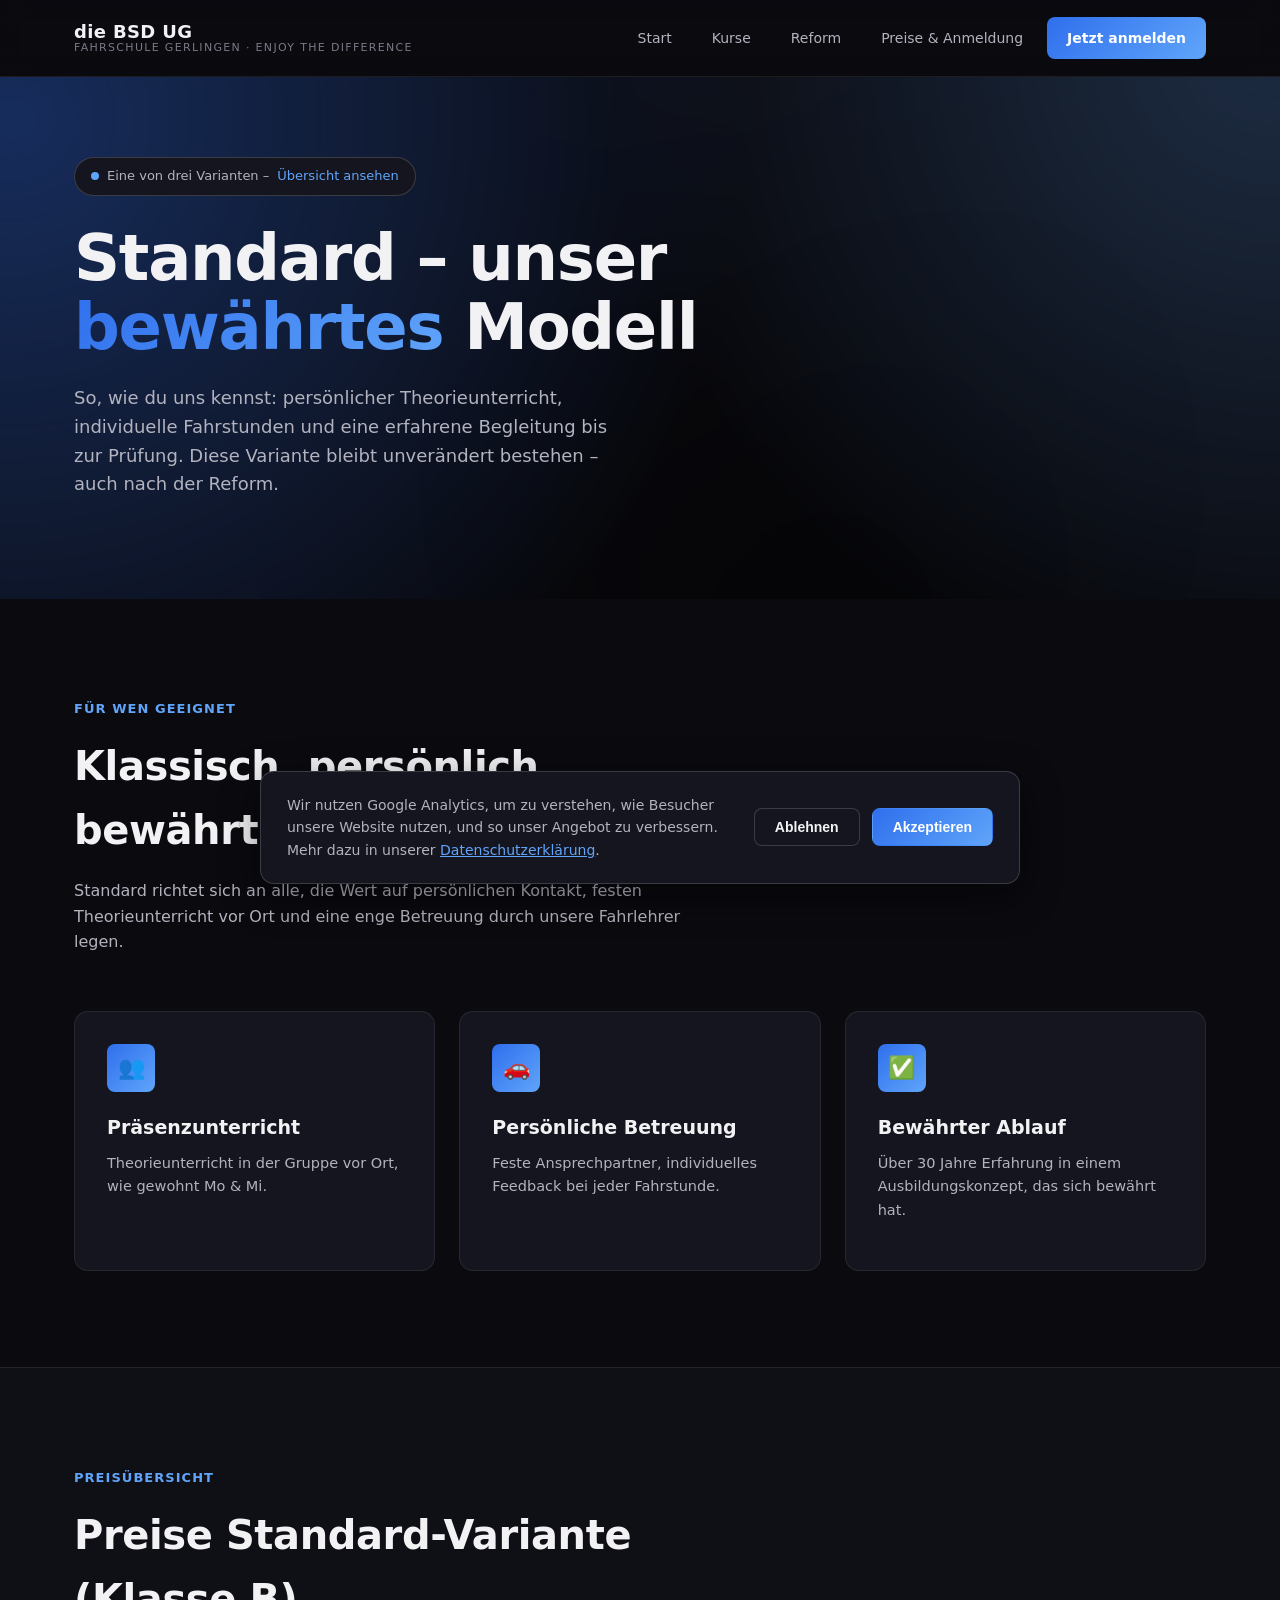
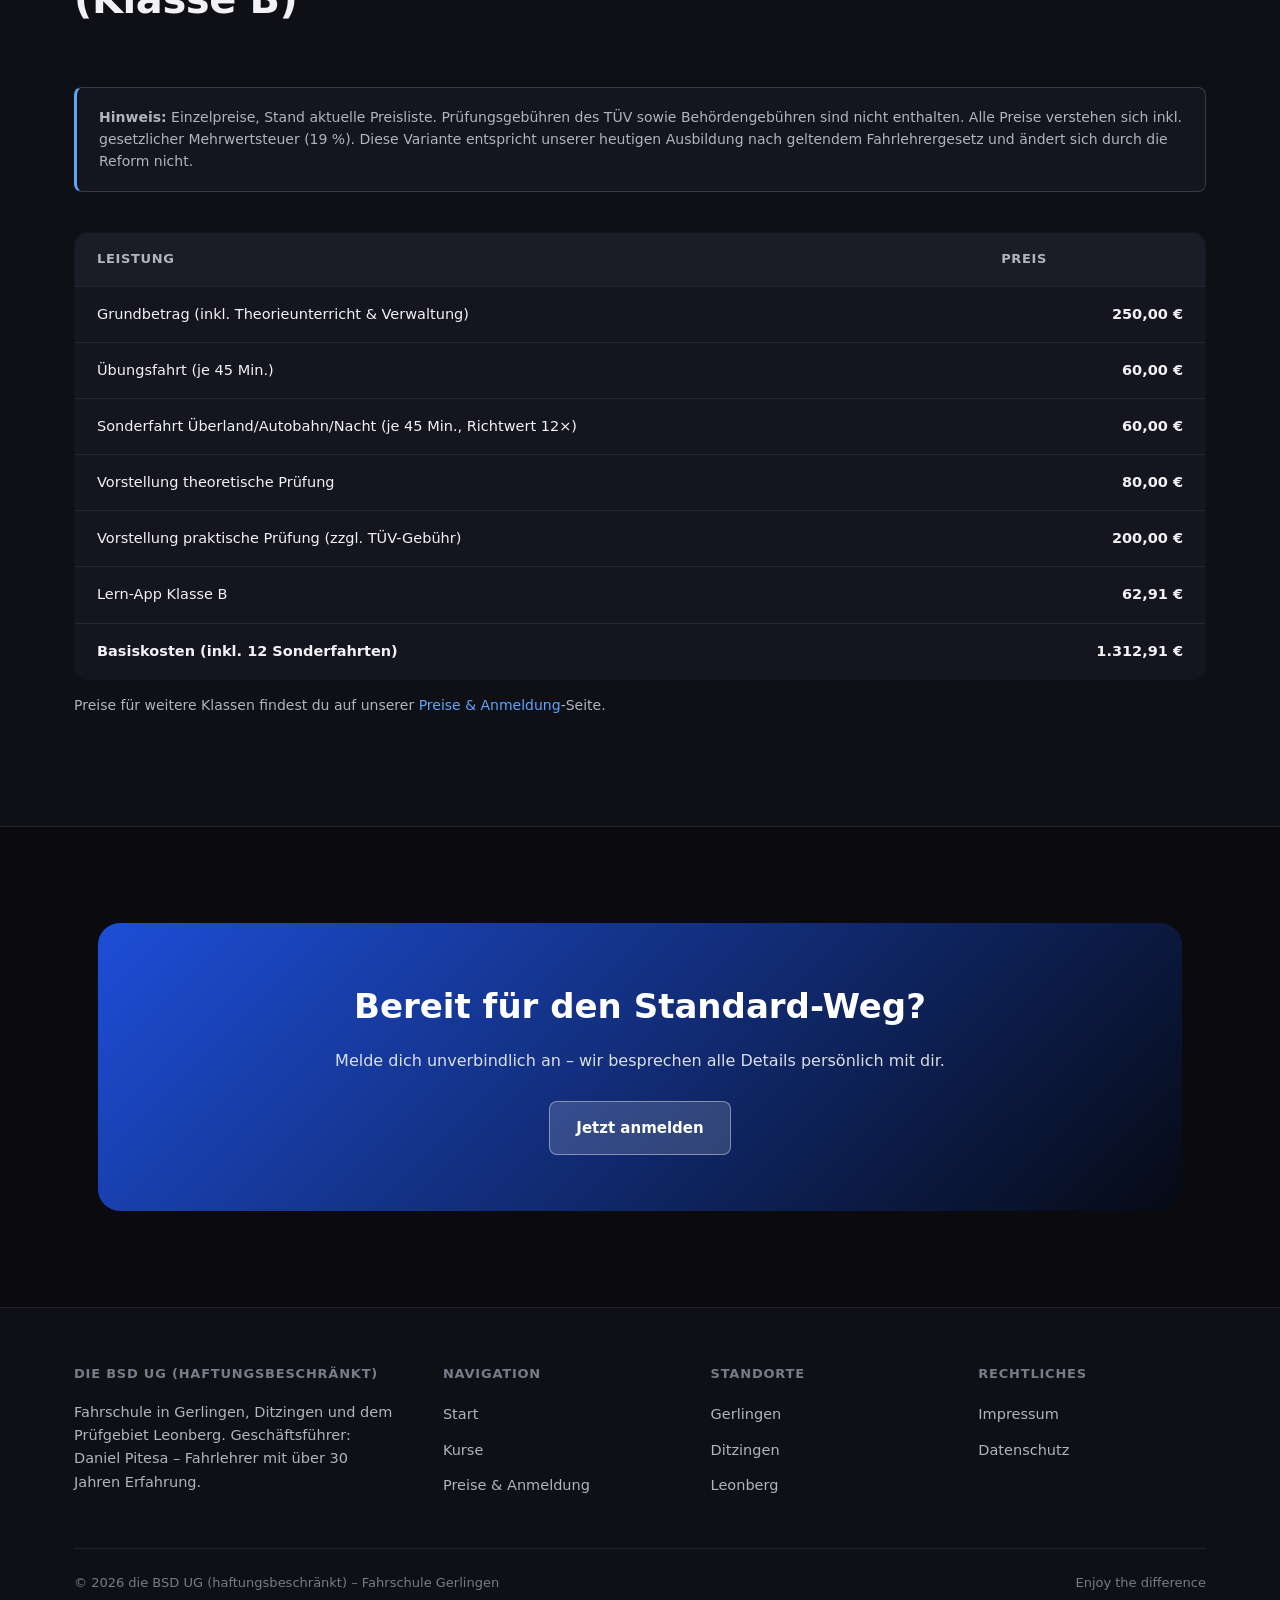
<file: standard.html>
<!DOCTYPE html>
<html lang="de">
<head>
<meta charset="UTF-8">
<meta name="viewport" content="width=device-width, initial-scale=1.0">
<title>Standard – Klassisches Ausbildungsmodell | die BSD UG</title>
<link rel="icon" type="image/png" href="/assets/img/favicon-32.png">
<link rel="apple-touch-icon" href="/assets/img/favicon-512.png">
<meta name="description" content="Die Standard-Variante: unser bewährtes klassisches Modell mit Präsenzunterricht und persönlicher Betreuung.">
<meta name="robots" content="noindex, nofollow">
<link rel="stylesheet" href="assets/css/style.css?v=2">
</head>
<body>

<header class="site-header">
<div class="container">
<a href="index.html" class="logo">die BSD UG <span>Fahrschule Gerlingen · Enjoy the difference</span></a>
<nav class="nav-links">
<a href="index.html">Start</a>
<a href="kurse.html">Kurse</a>
<a href="fuehrerschein-reform.html">Reform</a>
<a href="preise-anmeldung.html">Preise &amp; Anmeldung</a>
<a href="preise-anmeldung.html#anmeldung" class="nav-cta">Jetzt anmelden</a>
</nav>
<button class="nav-toggle" aria-label="Menü öffnen">☰</button>
</div>
</header>

<main>

<section class="hero" style="padding: 80px 0 60px;">
<div class="container">
<div class="hero-badge"><span class="dot"></span> Eine von drei Varianten – <a href="fuehrerschein-reform.html" style="color: var(--accent-2);">Übersicht ansehen</a></div>
<h1>Standard – unser <span class="highlight">bewährtes</span> Modell</h1>
<p class="lead">
So, wie du uns kennst: persönlicher Theorieunterricht, individuelle Fahrstunden und
eine erfahrene Begleitung bis zur Prüfung. Diese Variante bleibt unverändert bestehen –
auch nach der Reform.
</p>
</div>
</section>

<section>
<div class="container">
<div class="section-head">
<span class="eyebrow">Für wen geeignet</span>
<h2>Klassisch, persönlich, bewährt</h2>
<p>Standard richtet sich an alle, die Wert auf persönlichen Kontakt, festen Theorieunterricht
vor Ort und eine enge Betreuung durch unsere Fahrlehrer legen.</p>
</div>

<div class="grid grid-3">
<div class="card">
<div class="card-icon">👥</div>
<h3>Präsenzunterricht</h3>
<p>Theorieunterricht in der Gruppe vor Ort, wie gewohnt Mo &amp; Mi.</p>
</div>
<div class="card">
<div class="card-icon">🚗</div>
<h3>Persönliche Betreuung</h3>
<p>Feste Ansprechpartner, individuelles Feedback bei jeder Fahrstunde.</p>
</div>
<div class="card">
<div class="card-icon">✅</div>
<h3>Bewährter Ablauf</h3>
<p>Über 30 Jahre Erfahrung in einem Ausbildungskonzept, das sich bewährt hat.</p>
</div>
</div>
</div>
</section>

<section class="section-alt">
<div class="container">
<div class="section-head">
<span class="eyebrow">Preisübersicht</span>
<h2>Preise Standard-Variante (Klasse B)</h2>
</div>

<div class="pricing-note">
<strong>Hinweis:</strong> Einzelpreise, Stand aktuelle Preisliste. Prüfungsgebühren des TÜV
sowie Behördengebühren sind nicht enthalten. Alle Preise verstehen sich inkl. gesetzlicher
Mehrwertsteuer (19&nbsp;%). Diese Variante entspricht unserer heutigen Ausbildung nach
geltendem Fahrlehrergesetz und ändert sich durch die Reform nicht.
</div>

<table class="price-table">
<thead><tr><th>Leistung</th><th>Preis</th></tr></thead>
<tbody>
<tr><td>Grundbetrag (inkl. Theorieunterricht &amp; Verwaltung)</td><td class="price">250,00 €</td></tr>
<tr><td>Übungsfahrt (je 45 Min.)</td><td class="price">60,00 €</td></tr>
<tr><td>Sonderfahrt Überland/Autobahn/Nacht (je 45 Min., Richtwert 12×)</td><td class="price">60,00 €</td></tr>
<tr><td>Vorstellung theoretische Prüfung</td><td class="price">80,00 €</td></tr>
<tr><td>Vorstellung praktische Prüfung (zzgl. TÜV-Gebühr)</td><td class="price">200,00 €</td></tr>
<tr><td>Lern-App Klasse B</td><td class="price">62,91 €</td></tr>
<tr><td><strong>Basiskosten (inkl. 12 Sonderfahrten)</strong></td><td class="price"><strong>1.312,91 €</strong></td></tr>
</tbody>
</table>
<p style="color: var(--text-secondary); font-size: 14px;">
Preise für weitere Klassen findest du auf unserer
<a href="preise-anmeldung.html" style="color: var(--accent-2);">Preise &amp; Anmeldung</a>-Seite.
</p>
</div>
</section>

<section>
<div class="container">
<div class="cta-band">
<h2>Bereit für den Standard-Weg?</h2>
<p>Melde dich unverbindlich an – wir besprechen alle Details persönlich mit dir.</p>
<a href="preise-anmeldung.html#anmeldung" class="btn btn-secondary">Jetzt anmelden</a>
</div>
</div>
</section>

</main>

<footer class="site-footer">
<div class="container">
<div class="footer-grid">
<div>
<h5>die BSD UG (haftungsbeschränkt)</h5>
<p style="color: var(--text-secondary); font-size: 14.5px; max-width: 320px;">
Fahrschule in Gerlingen, Ditzingen und dem Prüfgebiet Leonberg.
Geschäftsführer: Daniel Pitesa – Fahrlehrer mit über 30 Jahren Erfahrung.
</p>
</div>
<div>
<h5>Navigation</h5>
<ul>
<li><a href="index.html">Start</a></li>
<li><a href="kurse.html">Kurse</a></li>
<li><a href="preise-anmeldung.html">Preise &amp; Anmeldung</a></li>
</ul>
</div>
<div>
<h5>Standorte</h5>
<ul>
<li><a href="index.html">Gerlingen</a></li>
<li><a href="fahrschule-ditzingen.html">Ditzingen</a></li>
<li><a href="fahrschule-leonberg.html">Leonberg</a></li>
</ul>
</div>
<div>
<h5>Rechtliches</h5>
<ul>
<li><a href="impressum.html">Impressum</a></li>
<li><a href="datenschutz.html">Datenschutz</a></li>
</ul>
</div>
</div>
<div class="footer-bottom">
<span>© 2026 die BSD UG (haftungsbeschränkt) – Fahrschule Gerlingen</span>
<span>Enjoy the difference</span>
</div>
</div>
</footer>

<script src="assets/js/consent.js"></script>
<script src="assets/js/main.js"></script>
</body>
</html>
</file>
<file: assets/css/style.css>
/* ==========================================================================
   Fahrschule BSD - Cinema/Dark Style
   ========================================================================== */

:root {
  --bg: #0a0a0f;
  --bg-alt: #0f0f16;
  --panel: #15151f;
  --panel-2: #1c1c28;
  --border: rgba(255, 255, 255, 0.08);
  --border-strong: rgba(255, 255, 255, 0.16);
  --text: #f2f2f5;
  --text-secondary: #b3b3bf;
  --text-muted: #7a7a88;
  --accent-1: #2f6fed;
  --accent-2: #60a5fa;
  --accent-3: #ff6b6b;
  --gradient-1: linear-gradient(135deg, #2f6fed 0%, #60a5fa 100%);
  --gradient-2: linear-gradient(135deg, #1d4ed8 0%, #060a14 100%);
  --radius-sm: 8px;
  --radius-md: 14px;
  --radius-lg: 22px;
  --shadow-md: 0 12px 40px rgba(0, 0, 0, 0.45);
  --max-width: 1180px;
  --font-sans: "Inter", "Segoe UI", system-ui, -apple-system, sans-serif;
}

* { box-sizing: border-box; }
html { scroll-behavior: smooth; }

body {
  margin: 0;
  background: var(--bg);
  color: var(--text);
  font-family: var(--font-sans);
  line-height: 1.6;
  -webkit-font-smoothing: antialiased;
}

img { max-width: 100%; display: block; }
a { color: inherit; text-decoration: none; }

.container {
  max-width: var(--max-width);
  margin: 0 auto;
  padding: 0 24px;
}

/* ---------------- Header ---------------- */

.site-header {
  position: sticky;
  top: 0;
  z-index: 100;
  background: rgba(10, 10, 15, 0.8);
  backdrop-filter: blur(12px);
  border-bottom: 1px solid var(--border);
}

.site-header .container {
  display: flex;
  align-items: center;
  justify-content: space-between;
  height: 76px;
}

.logo {
  display: flex;
  flex-direction: column;
  line-height: 1.1;
  font-weight: 700;
  font-size: 18px;
  letter-spacing: 0.02em;
}

.logo span {
  font-weight: 400;
  font-size: 11px;
  color: var(--text-muted);
  text-transform: uppercase;
  letter-spacing: 0.12em;
}

.nav-links { display: flex; gap: 8px; align-items: center; }

.nav-links a {
  padding: 10px 16px;
  border-radius: var(--radius-sm);
  font-size: 14px;
  color: var(--text-secondary);
  transition: color 0.2s ease, background 0.2s ease;
}

.nav-links a:hover, .nav-links a.active {
  color: var(--text);
  background: var(--panel);
}

.nav-cta {
  background: var(--gradient-1);
  color: #fff !important;
  font-weight: 600;
  padding: 10px 20px !important;
}

.nav-cta:hover { opacity: 0.92; background: var(--gradient-1) !important; }

.nav-toggle {
  display: none;
  background: none;
  border: 1px solid var(--border-strong);
  border-radius: var(--radius-sm);
  color: var(--text);
  width: 40px;
  height: 40px;
  font-size: 18px;
  cursor: pointer;
}

/* ---------------- Hero ---------------- */

.hero { position: relative; overflow: hidden; padding: 120px 0 100px; isolation: isolate; }

.hero::before {
  content: "";
  position: absolute;
  inset: -20%;
  z-index: -1;
  background:
    radial-gradient(circle at 15% 20%, rgba(47, 111, 237, 0.35), transparent 45%),
    radial-gradient(circle at 85% 10%, rgba(96, 165, 250, 0.22), transparent 40%),
    radial-gradient(circle at 60% 90%, rgba(0, 0, 0, 0.5), transparent 45%);
  filter: blur(10px);
}

.hero-badge {
  display: inline-flex;
  align-items: center;
  gap: 8px;
  padding: 8px 16px;
  border: 1px solid var(--border-strong);
  border-radius: 999px;
  font-size: 13px;
  color: var(--text-secondary);
  background: var(--panel);
  margin-bottom: 28px;
}

.hero-badge .dot { width: 8px; height: 8px; border-radius: 50%; background: var(--accent-2); }

.hero h1 {
  font-size: clamp(36px, 5.4vw, 64px);
  line-height: 1.08;
  margin: 0 0 22px;
  max-width: 820px;
  letter-spacing: -0.02em;
}

.hero h1 .highlight {
  background: var(--gradient-1);
  -webkit-background-clip: text;
  background-clip: text;
  color: transparent;
}

.hero p.lead { font-size: 18px; color: var(--text-secondary); max-width: 560px; margin: 0 0 40px; }

.hero-actions { display: flex; gap: 16px; flex-wrap: wrap; margin-bottom: 64px; }

.btn {
  display: inline-flex;
  align-items: center;
  gap: 8px;
  padding: 14px 26px;
  border-radius: var(--radius-sm);
  font-weight: 600;
  font-size: 15px;
  cursor: pointer;
  border: 1px solid transparent;
  transition: transform 0.15s ease, opacity 0.15s ease, background 0.15s ease;
}

.btn:active { transform: scale(0.98); }
.btn-primary { background: var(--gradient-1); color: #fff; }
.btn-primary:hover { opacity: 0.92; }
.btn-secondary { background: var(--panel); color: var(--text); border-color: var(--border-strong); }
.btn-secondary:hover { background: var(--panel-2); }

.hero-stats {
  display: grid;
  grid-template-columns: repeat(3, 1fr);
  gap: 24px;
  max-width: 640px;
  padding-top: 40px;
  border-top: 1px solid var(--border);
}

.hero-stats .stat-value {
  font-size: 30px;
  font-weight: 700;
  background: var(--gradient-1);
  -webkit-background-clip: text;
  background-clip: text;
  color: transparent;
}

.hero-stats .stat-label { font-size: 13px; color: var(--text-muted); margin-top: 4px; }

/* ---------------- Sections ---------------- */

section { padding: 96px 0; }
.section-alt { background: var(--bg-alt); border-top: 1px solid var(--border); border-bottom: 1px solid var(--border); }
.section-head { max-width: 640px; margin: 0 0 56px; }

.eyebrow {
  display: inline-block;
  font-size: 13px;
  font-weight: 600;
  letter-spacing: 0.08em;
  text-transform: uppercase;
  color: var(--accent-2);
  margin-bottom: 14px;
}

.section-head h2 { font-size: clamp(28px, 3.6vw, 40px); margin: 0 0 16px; letter-spacing: -0.01em; }
.section-head p { color: var(--text-secondary); font-size: 16px; margin: 0; }

/* ---------------- Cards / Grid ---------------- */

.grid { display: grid; gap: 24px; }
.grid-3 { grid-template-columns: repeat(3, 1fr); }
.grid-2 { grid-template-columns: repeat(2, 1fr); }

.card {
  background: var(--panel);
  border: 1px solid var(--border);
  border-radius: var(--radius-md);
  padding: 32px;
  transition: border-color 0.2s ease, transform 0.2s ease;
  display: flex;
  flex-direction: column;
}

.card:hover { border-color: var(--border-strong); transform: translateY(-2px); }

.card-icon {
  width: 48px;
  height: 48px;
  border-radius: var(--radius-sm);
  display: flex;
  align-items: center;
  justify-content: center;
  font-size: 22px;
  margin-bottom: 20px;
  background: var(--gradient-1);
}

.card h3 { font-size: 19px; margin: 0 0 10px; }
.card p { color: var(--text-secondary); font-size: 14.5px; margin: 0 0 16px; }
.card .card-meta { display: flex; gap: 10px; flex-wrap: wrap; margin-top: auto; }

.badge {
  font-size: 12px;
  padding: 5px 10px;
  border-radius: 999px;
  background: var(--panel-2);
  border: 1px solid var(--border-strong);
  color: var(--text-secondary);
}

/* ---------------- Process / Timeline ---------------- */

.timeline { display: grid; grid-template-columns: repeat(4, 1fr); gap: 20px; counter-reset: step; }

.timeline-step {
  position: relative;
  padding: 28px 22px;
  background: var(--panel);
  border: 1px solid var(--border);
  border-radius: var(--radius-md);
}

.timeline-step::before {
  counter-increment: step;
  content: counter(step, decimal-leading-zero);
  font-size: 13px;
  font-weight: 700;
  color: var(--accent-2);
  display: block;
  margin-bottom: 14px;
}

.timeline-step h4 { margin: 0 0 8px; font-size: 16px; }
.timeline-step p { margin: 0; font-size: 13.5px; color: var(--text-secondary); }

/* ---------------- Pricing ---------------- */

.pricing-note {
  background: var(--panel);
  border: 1px solid var(--border-strong);
  border-left: 3px solid var(--accent-2);
  border-radius: var(--radius-sm);
  padding: 18px 22px;
  font-size: 14px;
  color: var(--text-secondary);
  margin-bottom: 40px;
}

table.price-table {
  width: 100%;
  border-collapse: collapse;
  background: var(--panel);
  border: 1px solid var(--border);
  border-radius: var(--radius-md);
  overflow: hidden;
}

table.price-table th, table.price-table td {
  text-align: left;
  padding: 16px 22px;
  border-bottom: 1px solid var(--border);
  font-size: 14.5px;
}

table.price-table th {
  background: var(--panel-2);
  color: var(--text-secondary);
  font-weight: 600;
  font-size: 13px;
  text-transform: uppercase;
  letter-spacing: 0.05em;
}

table.price-table tr:last-child td { border-bottom: none; }
table.price-table td.price { text-align: right; font-weight: 600; white-space: nowrap; }

/* ---------------- Form ---------------- */

.form-layout { display: grid; grid-template-columns: 1.1fr 0.9fr; gap: 48px; align-items: start; }

form.contact-form {
  background: var(--panel);
  border: 1px solid var(--border);
  border-radius: var(--radius-lg);
  padding: 36px;
  display: grid;
  gap: 18px;
}

.form-row { display: grid; grid-template-columns: 1fr 1fr; gap: 18px; }
.field { display: flex; flex-direction: column; gap: 8px; }
.field label { font-size: 13px; color: var(--text-secondary); }

.field input, .field select, .field textarea {
  background: var(--bg-alt);
  border: 1px solid var(--border-strong);
  border-radius: var(--radius-sm);
  color: var(--text);
  padding: 12px 14px;
  font-size: 14.5px;
  font-family: inherit;
}

.field input:focus, .field select:focus, .field textarea:focus {
  outline: none;
  border-color: var(--accent-2);
}

.field-checkbox { flex-direction: row; align-items: flex-start; gap: 10px; font-size: 13px; color: var(--text-secondary); }
.field-checkbox input { margin-top: 3px; }

.form-status { font-size: 14px; padding: 12px 16px; border-radius: var(--radius-sm); display: none; }

.form-status.success {
  display: block;
  background: rgba(44, 177, 188, 0.12);
  border: 1px solid var(--accent-2);
  color: #8fe3e9;
}

.form-status.error {
  display: block;
  background: rgba(255, 107, 107, 0.12);
  border: 1px solid var(--accent-3);
  color: #ffb3b3;
}

.info-panel { display: flex; flex-direction: column; gap: 20px; }

.info-item {
  background: var(--panel);
  border: 1px solid var(--border);
  border-radius: var(--radius-md);
  padding: 22px;
}

.info-item h4 {
  margin: 0 0 6px;
  font-size: 14px;
  color: var(--text-muted);
  text-transform: uppercase;
  letter-spacing: 0.06em;
}

.info-item p { margin: 0; font-size: 15.5px; }

/* ---------------- CTA band ---------------- */

.cta-band {
  background: var(--gradient-2);
  border-radius: var(--radius-lg);
  padding: 56px;
  text-align: center;
  margin: 0 24px;
}

.cta-band h2 { color: #fff; font-size: clamp(24px, 3.2vw, 34px); margin: 0 0 14px; }
.cta-band p { color: rgba(255, 255, 255, 0.85); margin: 0 0 28px; }

.cta-band .btn-secondary {
  background: rgba(255, 255, 255, 0.15);
  border-color: rgba(255, 255, 255, 0.4);
  color: #fff;
}

/* ---------------- Legal pages ---------------- */

.legal-content { max-width: 780px; }
.legal-content h2 { font-size: 22px; margin: 40px 0 14px; }
.legal-content h2:first-child { margin-top: 0; }
.legal-content p, .legal-content li { color: var(--text-secondary); font-size: 15px; }

.legal-content .placeholder {
  color: var(--accent-3);
  background: rgba(255, 107, 107, 0.1);
  padding: 2px 6px;
  border-radius: 4px;
  font-size: 13.5px;
}

.legal-callout {
  background: var(--panel);
  border: 1px solid var(--border-strong);
  border-left: 3px solid var(--accent-3);
  border-radius: var(--radius-sm);
  padding: 18px 22px;
  font-size: 14px;
  color: var(--text-secondary);
  margin-bottom: 40px;
}

/* ---------------- Footer ---------------- */

.site-footer { border-top: 1px solid var(--border); padding: 56px 0 32px; background: var(--bg-alt); }
.footer-grid { display: grid; grid-template-columns: 1.3fr 0.9fr 0.9fr 0.9fr; gap: 40px; margin-bottom: 40px; }

.footer-grid h5 {
  font-size: 13px;
  text-transform: uppercase;
  letter-spacing: 0.06em;
  color: var(--text-muted);
  margin: 0 0 16px;
}

.footer-grid ul { list-style: none; margin: 0; padding: 0; display: flex; flex-direction: column; gap: 10px; }
.footer-grid a { color: var(--text-secondary); font-size: 14.5px; }
.footer-grid a:hover { color: var(--text); }

.footer-bottom {
  display: flex;
  justify-content: space-between;
  align-items: center;
  padding-top: 24px;
  border-top: 1px solid var(--border);
  font-size: 13px;
  color: var(--text-muted);
  flex-wrap: wrap;
  gap: 12px;
}

/* ---------------- Cookie-Consent-Banner ---------------- */

.cookie-banner {
  position: fixed;
  left: 16px;
  right: 16px;
  bottom: 16px;
  z-index: 1000;
  max-width: 760px;
  margin: 0 auto;
  background: var(--panel);
  border: 1px solid var(--border-strong);
  border-radius: var(--radius-md);
  box-shadow: var(--shadow-md);
  padding: 22px 26px;
  display: flex;
  flex-wrap: wrap;
  align-items: center;
  gap: 18px;
}

.cookie-banner-text {
  flex: 1 1 320px;
  font-size: 14px;
  color: var(--text-secondary);
}

.cookie-banner-text a { color: var(--accent-2); text-decoration: underline; }

.cookie-banner-actions {
  display: flex;
  gap: 12px;
  flex-wrap: wrap;
}

.cookie-banner .btn { padding: 10px 20px; font-size: 14px; }

@media (max-width: 560px) {
  .cookie-banner { flex-direction: column; align-items: stretch; padding: 20px; }
  .cookie-banner-actions { justify-content: stretch; }
  .cookie-banner-actions .btn { flex: 1; justify-content: center; }
}

/* ---------------- About / Fotos ---------------- */

.about-grid {
  display: grid;
  grid-template-columns: 0.85fr 1.15fr;
  gap: 56px;
  align-items: center;
}

.about-photo img {
  width: 100%;
  aspect-ratio: 4 / 5;
  object-fit: cover;
  border-radius: var(--radius-lg);
  border: 1px solid var(--border-strong);
  box-shadow: var(--shadow-md);
}

.about-text p { color: var(--text-secondary); font-size: 15.5px; margin: 0 0 16px; }
.about-text p:last-child { margin-bottom: 0; }

.gallery-grid { display: grid; grid-template-columns: repeat(2, 1fr); gap: 20px; }
.gallery-grid figure { margin: 0; }

.gallery-grid img {
  width: 100%;
  height: 280px;
  object-fit: cover;
  border-radius: var(--radius-md);
  border: 1px solid var(--border);
}

.gallery-grid figcaption { margin-top: 10px; font-size: 13px; color: var(--text-muted); }

.course-photo { max-width: 360px; margin: 0 auto 48px; text-align: center; }

.course-photo img {
  width: 100%;
  border-radius: var(--radius-md);
  border: 1px solid var(--border-strong);
  box-shadow: var(--shadow-md);
}

.course-photo figcaption { margin-top: 12px; font-size: 13px; color: var(--text-muted); }

/* ---------------- FAQ ---------------- */

.faq-list { display: flex; flex-direction: column; gap: 14px; max-width: 780px; }

.faq-item {
  background: var(--panel);
  border: 1px solid var(--border);
  border-radius: var(--radius-md);
  padding: 6px 26px;
}

.faq-item summary {
  list-style: none;
  cursor: pointer;
  padding: 18px 0;
  font-size: 16px;
  font-weight: 600;
  display: flex;
  align-items: center;
  justify-content: space-between;
  gap: 16px;
}

.faq-item summary::-webkit-details-marker { display: none; }

.faq-item summary::after {
  content: "+";
  flex-shrink: 0;
  color: var(--accent-2);
  font-size: 20px;
  font-weight: 400;
  transition: transform 0.2s ease;
}

.faq-item[open] summary::after { transform: rotate(45deg); }
.faq-item p { color: var(--text-secondary); font-size: 14.5px; margin: 0 0 20px; }

/* ---------------- Standorte / Service area ---------------- */

.area-links { display: flex; gap: 10px; flex-wrap: wrap; margin-top: 24px; }
.area-links a { font-size: 13.5px; padding: 8px 14px; }

/* ---------------- Responsive ---------------- */

@media (max-width: 900px) {
  .grid-3, .grid-2, .form-layout, .footer-grid, .about-grid { grid-template-columns: 1fr; }
  .timeline { grid-template-columns: repeat(2, 1fr); }
  .hero-stats { grid-template-columns: repeat(3, 1fr); gap: 14px; }
  .about-photo { max-width: 320px; margin: 0 auto; }
}

@media (max-width: 560px) {
  .gallery-grid { grid-template-columns: 1fr; }
}

@media (max-width: 720px) {
  .nav-links { display: none; }
  .nav-toggle { display: block; }
  .timeline { grid-template-columns: 1fr; }
  .form-row { grid-template-columns: 1fr; }
  .cta-band { padding: 36px 24px; margin: 0 16px; }
}

/* ---------------- Urlaubs-Hinweis ---------------- */

.urlaub-banner {
   background: var(--gradient-1);
   color: #fff;
   text-align: center;
   padding: 12px 24px;
   font-size: 14.5px;
   font-weight: 600;
}

.urlaub-banner .container {
   padding: 0 24px;
}
</file>
